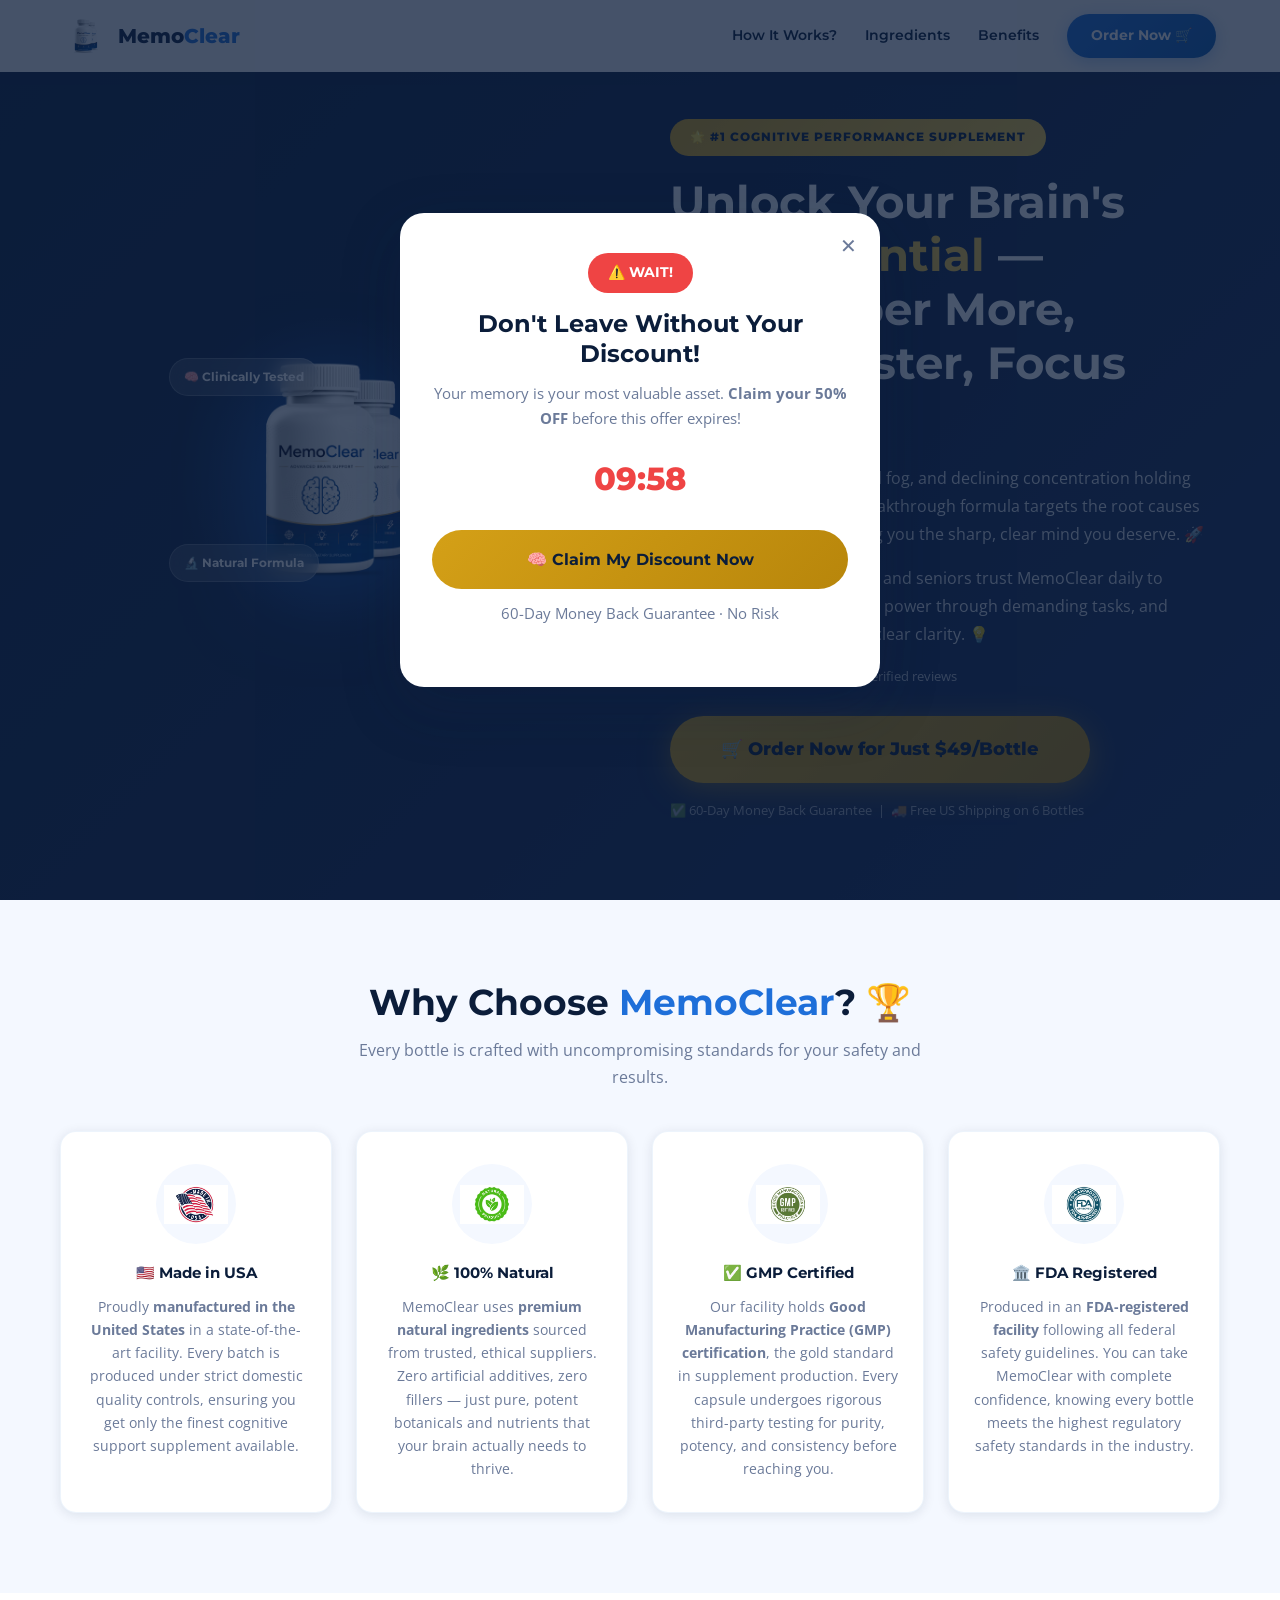
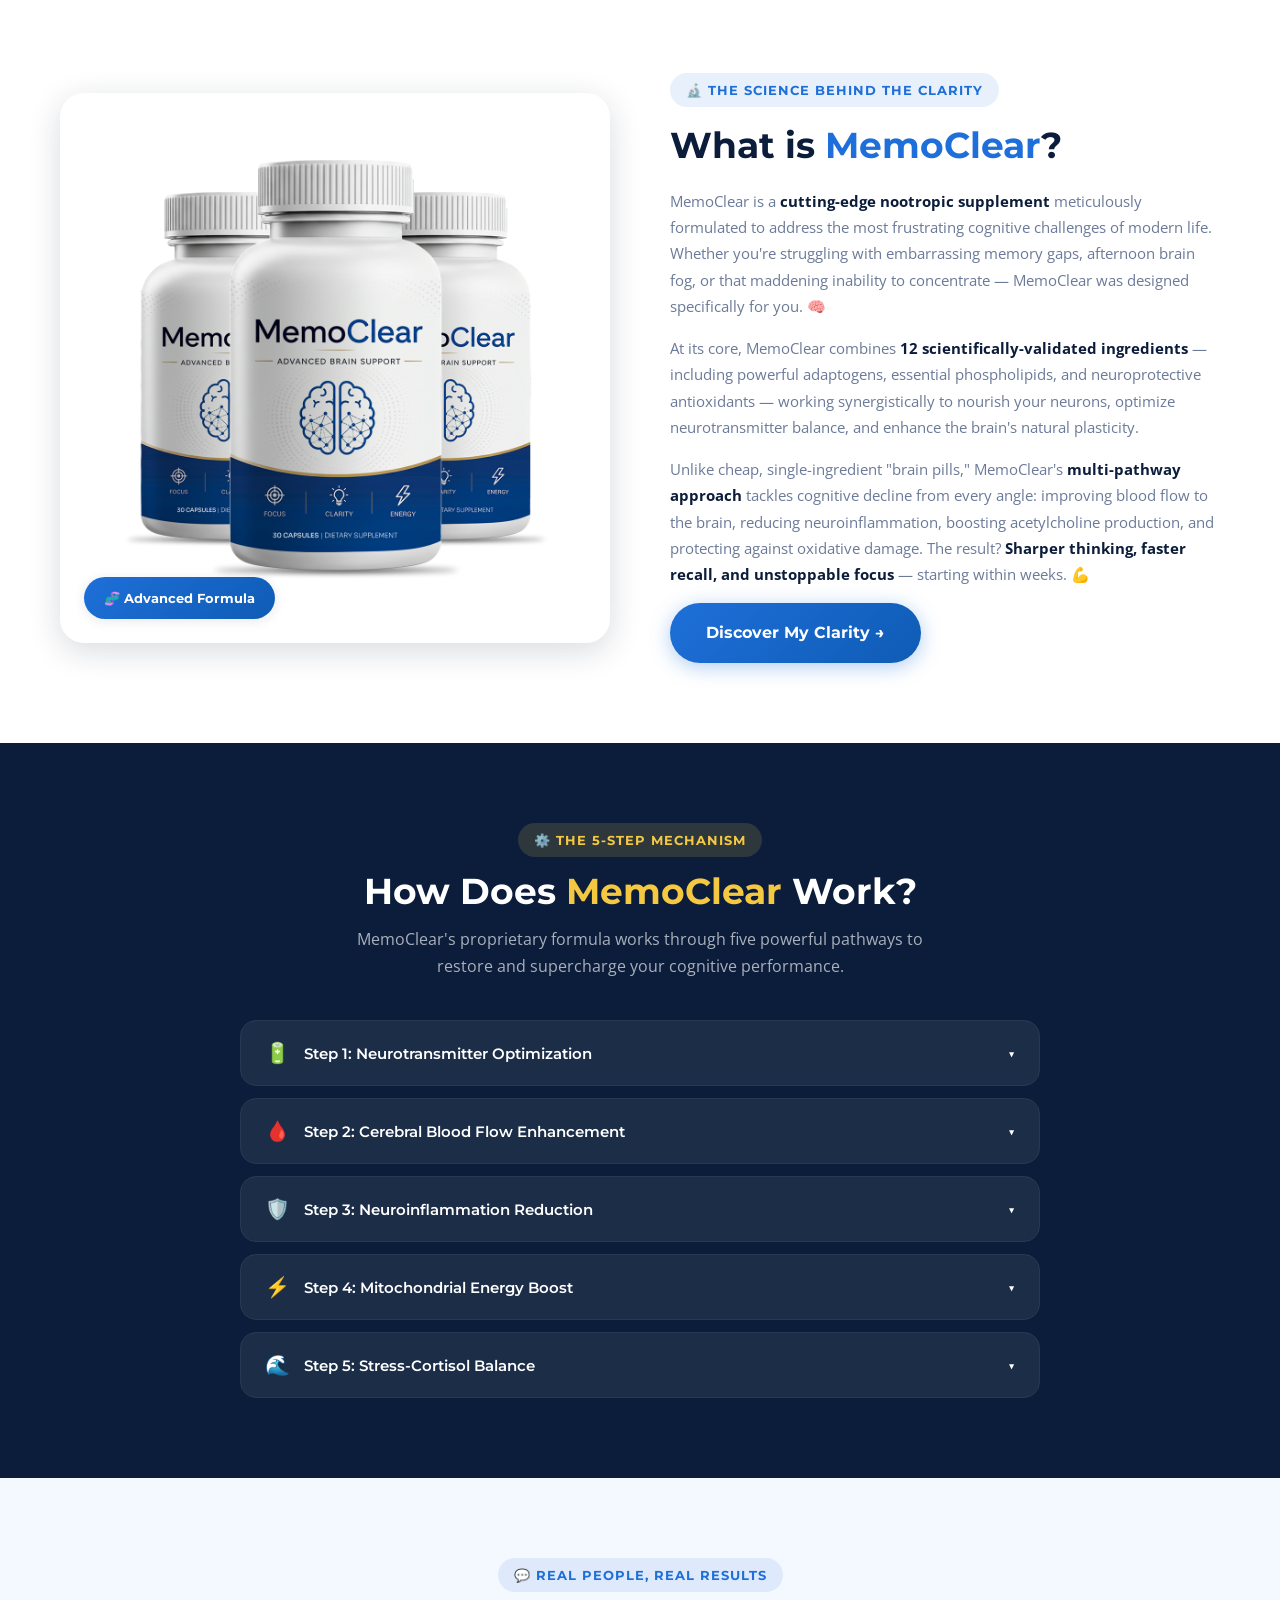
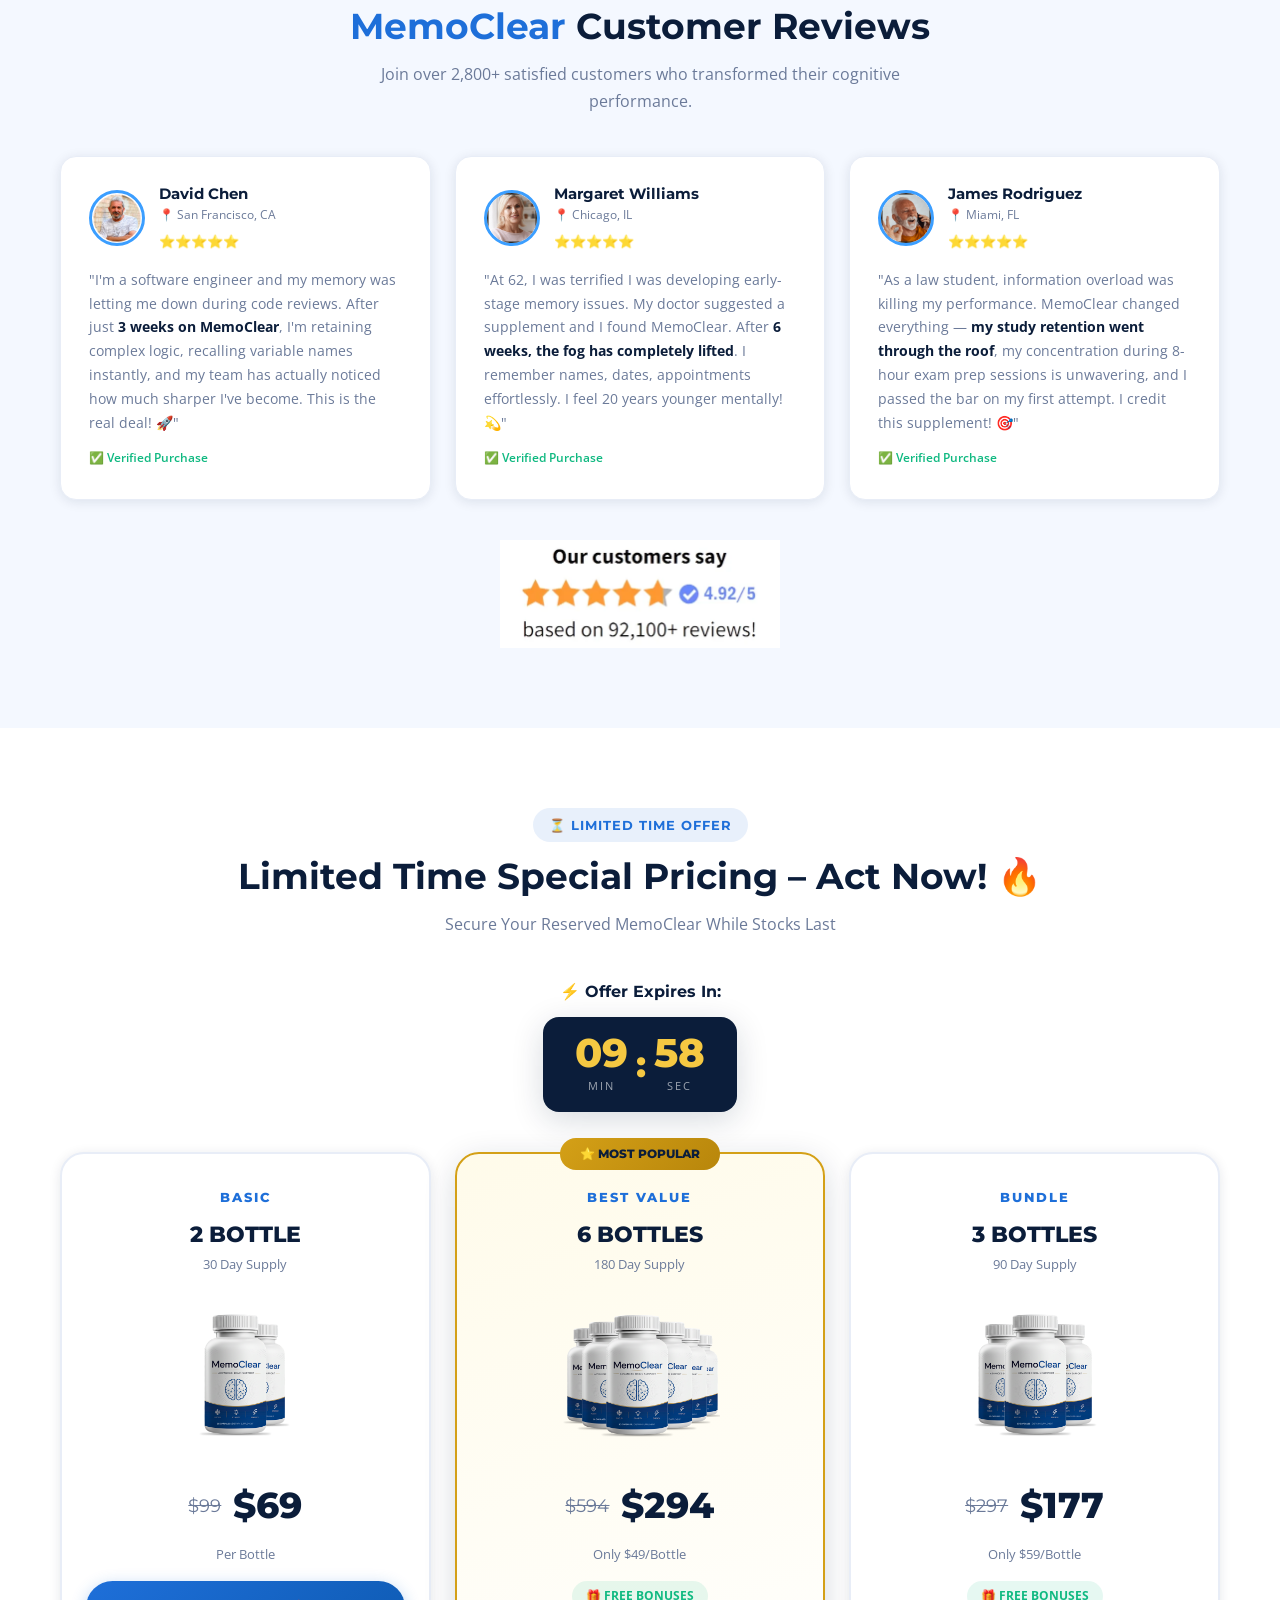
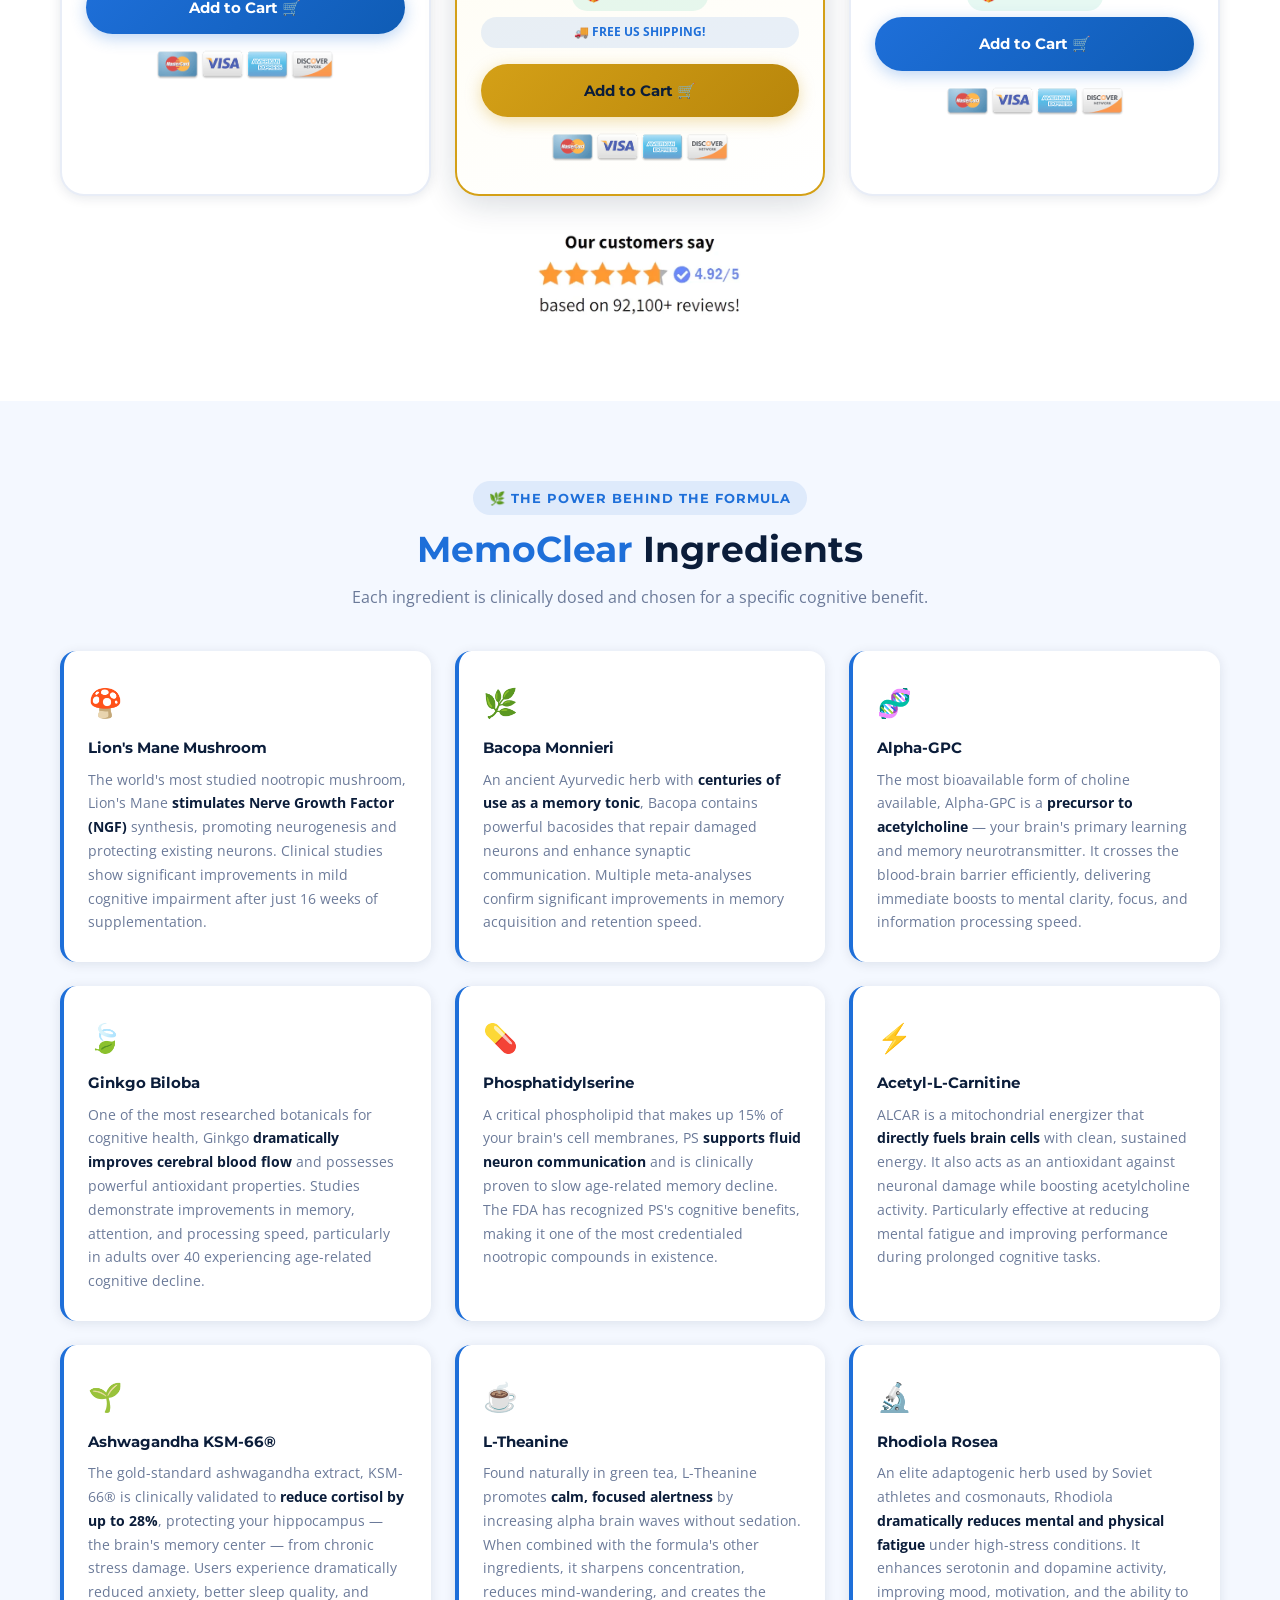
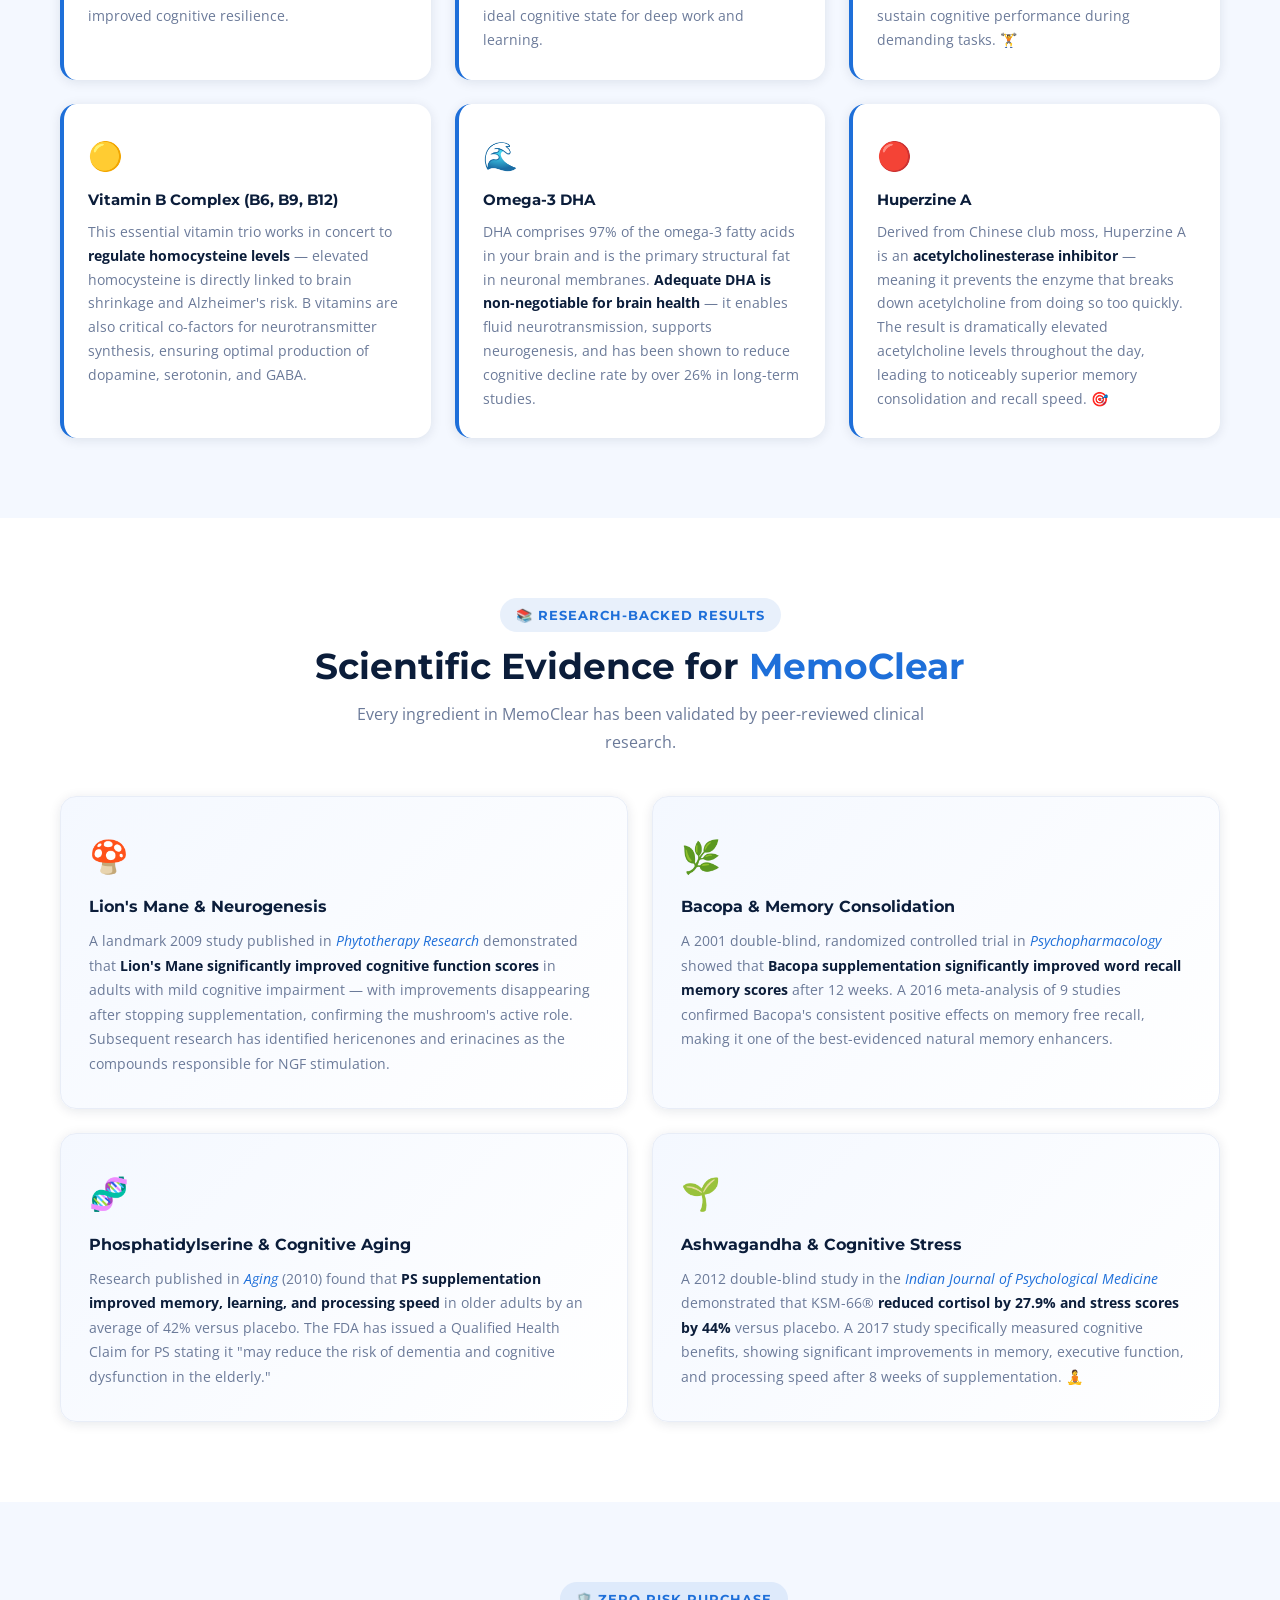
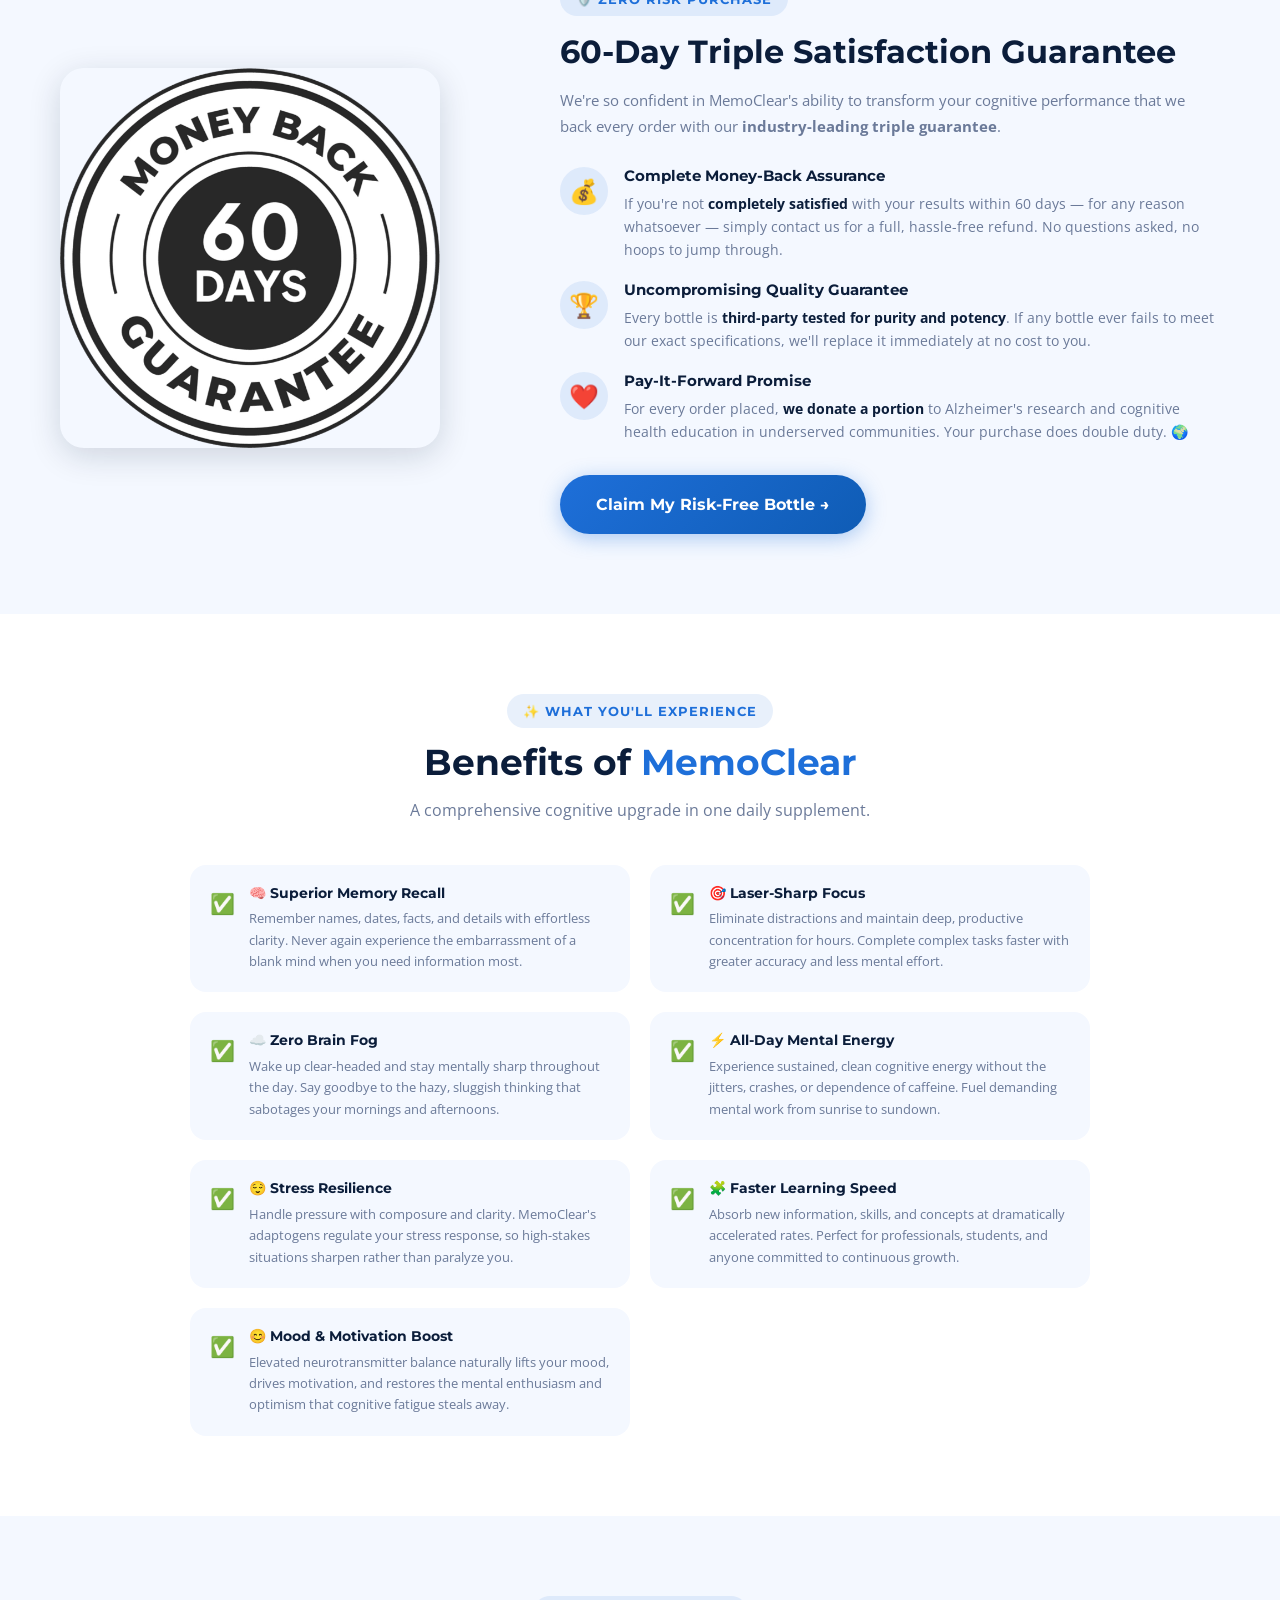
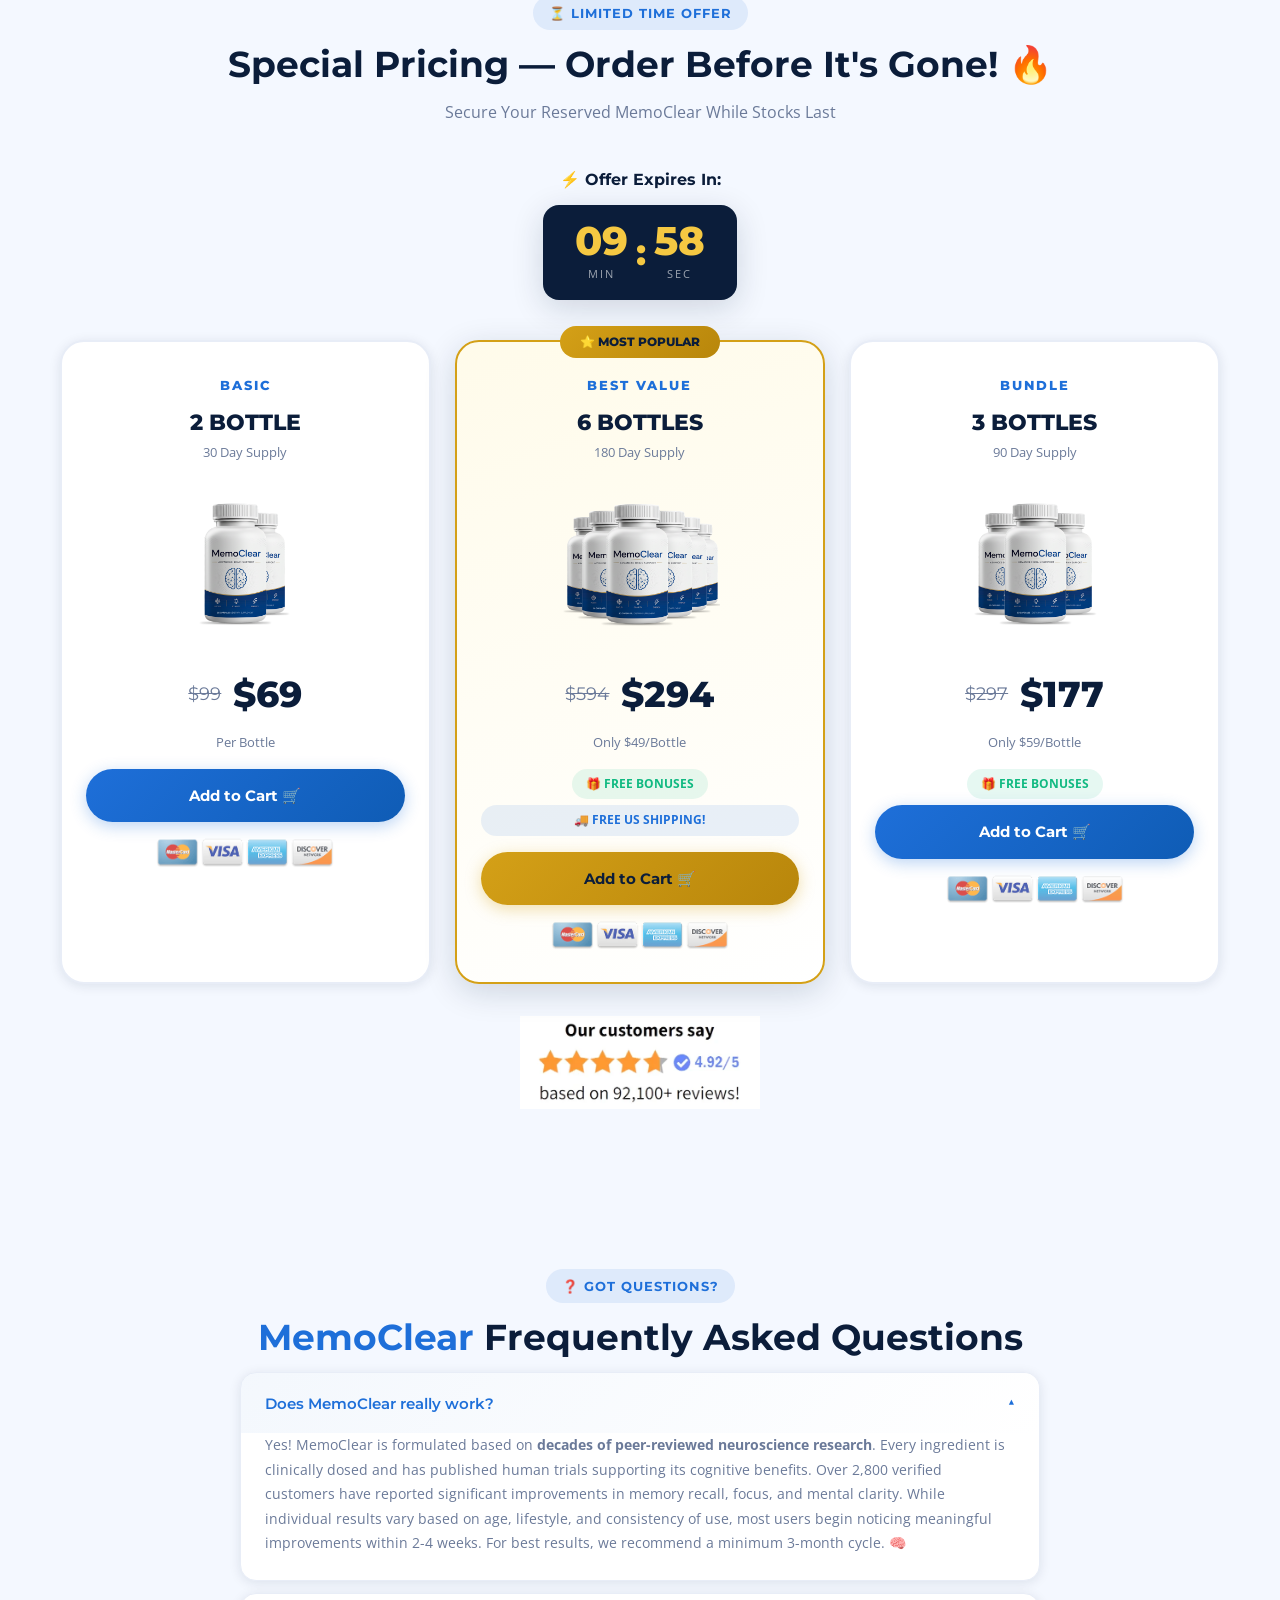
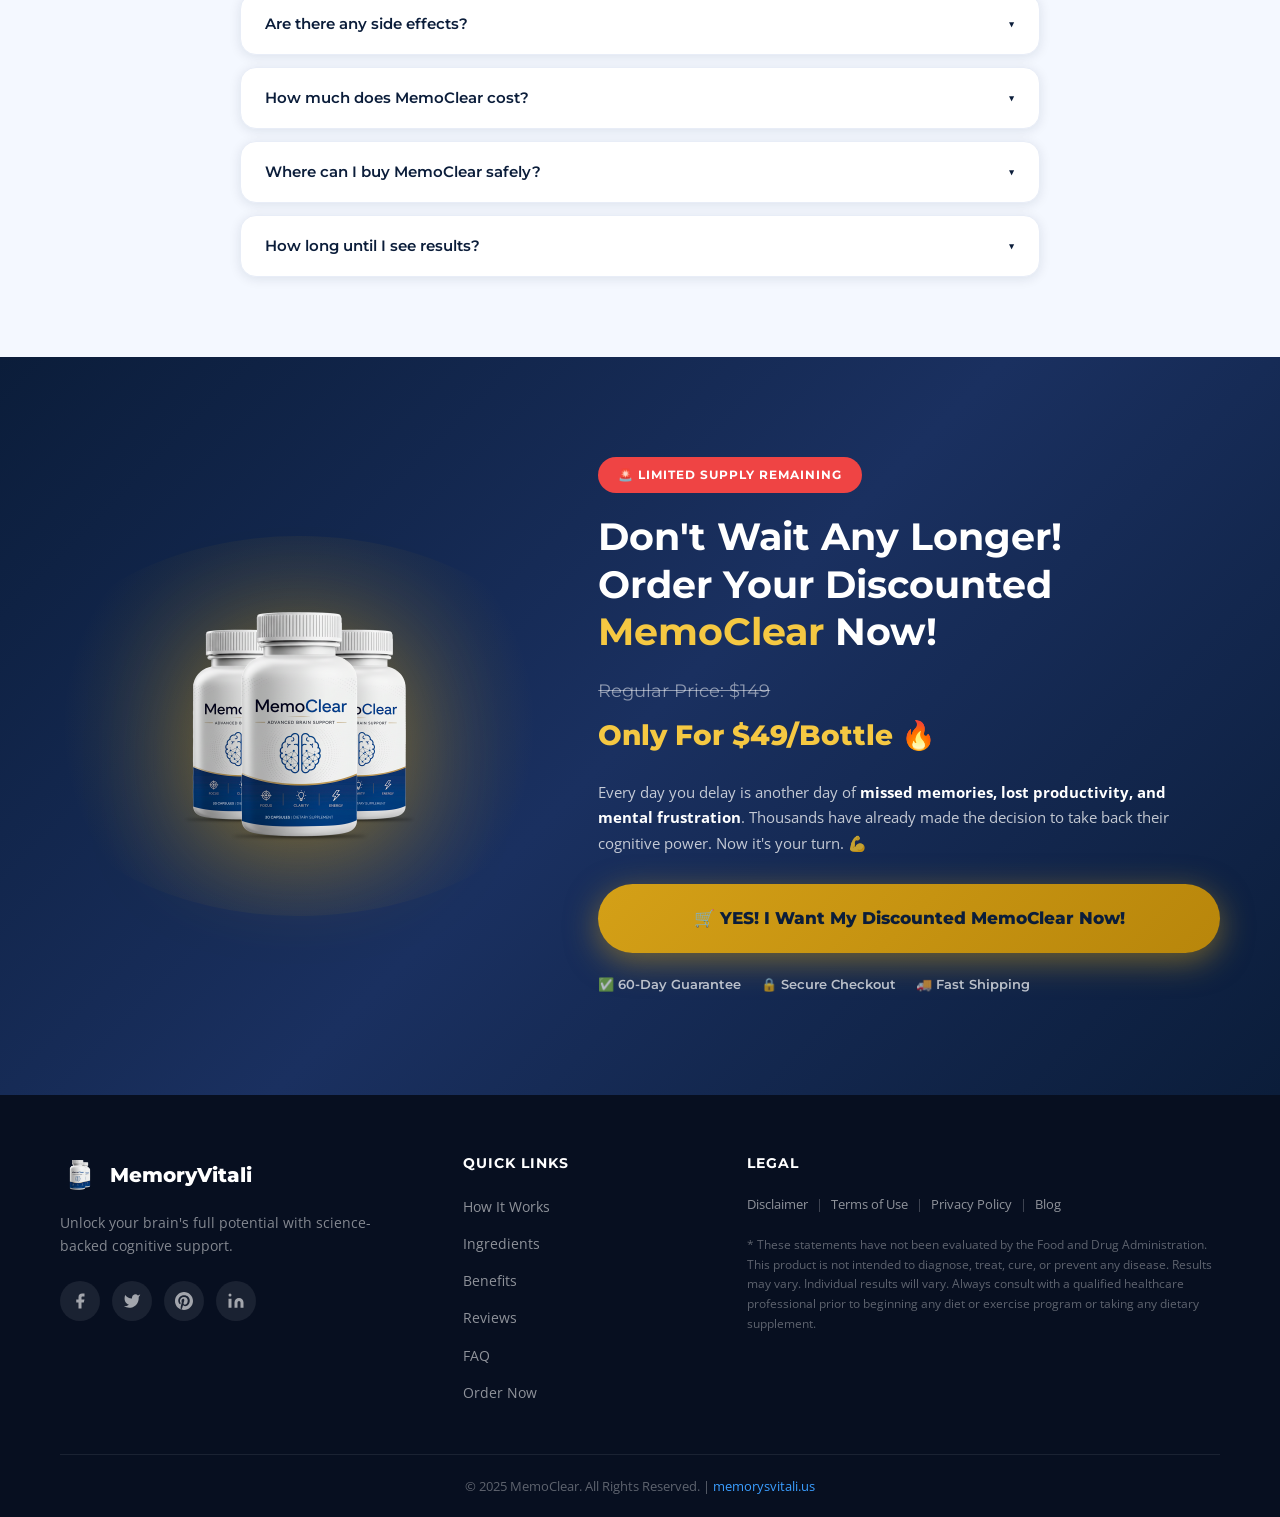
<file: index.html>
<!DOCTYPE html>
<html lang="en">
<head>
  <meta name="robots" content="index, follow">
   
    
  <meta charset="UTF-8">
  <meta name="viewport" content="width=device-width, initial-scale=1.0, maximum-scale=5.0">
  <title>MemoClear® - #1 Memory & Brain Supplement for Mental Clarity</title>
  <meta name="description" content="MemoClear is the premium cognitive supplement that sharpens focus, boosts memory recall, and eliminates mental fog. Try risk-free with 60-day money-back guarantee.">
  <meta name="keywords" content="MemoClear, MemoClear official website, MemoClear buy, MemoClear official site, MemoClear review, MemoClear supplement">
  <link rel="canonical" href="https://memocllear.com/">
  <link rel="icon" type="image/webp" href="images/3-frascos-53.png">
  <link rel="apple-touch-icon" href="images/MemoClear.webp">
  <link rel="manifest" href="manifest.json">

  <!-- Open Graph -->
  <meta property="og:title" content="MemoClear - #1 Memory & Brain Supplement">
  <meta property="og:description" content="Sharpen focus, boost memory recall, eliminate mental fog. Try MemoClear risk-free today!">
  <meta property="og:image" content="https://memocllear.comimages/MemoClear.webp">
  <meta property="og:url" content="https://memocllear.com">
  <meta property="og:type" content="product">

  <!-- Twitter Card -->
  <meta name="twitter:card" content="summary_large_image">
  <meta name="twitter:title" content="MemoClear - #1 Memory & Brain Supplement">
  <meta name="twitter:description" content="Sharpen focus, boost memory recall, eliminate mental fog.">
  <meta name="twitter:image" content="https://memocllear.comimages/MemoClear.webp">

  <!-- Schema.org Structured Data -->
  <script type="application/ld+json">
  {
    "@context": "https://schema.org",
    "@graph": [
      {
        "@type": "Product",
        "name": "MemoClear",
        "description": "Premium cognitive supplement for memory, focus and mental clarity",
        "brand": { "@type": "Brand", "name": "MemoClear" },
        "offers": {
          "@type": "Offer",
          "price": "49",
          "priceCurrency": "USD",
          "availability": "https://schema.org/InStock",
          "url": "https://memocllear.comhttps://mwebsignalhq.com/12945/482/2/?"
        },
        "aggregateRating": {
          "@type": "AggregateRating",
          "ratingValue": "4.9",
          "reviewCount": "2847"
        }
      },
      {
        "@type": "Organization",
        "name": "MemoClear",
        "url": "https://memocllear.com",
        "logo": "https://memocllear.comimages/MemoClear.webp"
      },
      {
        "@type": "FAQPage",
        "mainEntity": [
          {
            "@type": "Question",
            "name": "Does MemoClear really work?",
            "acceptedAnswer": {
              "@type": "Answer",
              "text": "Yes, MemoClear is backed by clinical research with natural ingredients proven to support cognitive function, memory recall and mental clarity."
            }
          }
        ]
      }
    ]
  }
  </script>

  <link rel="preconnect" href="https://fonts.googleapis.com">
  <link rel="preconnect" href="https://fonts.gstatic.com" crossorigin>
  <link href="https://fonts.googleapis.com/css2?family=Montserrat:wght@400;600;700;800;900&family=Open+Sans:wght@400;500;600&display=swap" rel="stylesheet">
  <link rel="stylesheet" href="styles.css">
</head>
<body>

<!-- ===== PURCHASE NOTIFICATION POPUP ===== -->
<div id="purchase-popup" class="purchase-popup" role="alert" aria-live="polite">
  <div class="popup-inner">
    <img src="images/review1.webp" alt="Customer" class="popup-avatar" loading="lazy">
    <div class="popup-text">
      <strong id="popup-name">Sarah M.</strong> from <span id="popup-city">Austin, TX</span>
      <p>Just ordered 6 Bottles! 🎉</p>
    </div>
    <button class="popup-close" onclick="closePurchasePopup()" aria-label="Close">✕</button>
  </div>
</div>

<!-- ===== EXIT INTENT / SCROLL POPUP ===== -->
<div id="exit-popup" class="exit-popup-overlay" role="dialog" aria-modal="true" aria-labelledby="exit-popup-title">
  <div class="exit-popup-box">
    <button class="exit-popup-close" onclick="closeExitPopup()" aria-label="Close popup">
      <a href="https://mwebsignalhq.com/12945/482/2/?">✕</a>
    </button>
    <div class="exit-popup-badge">⚠️ WAIT!</div>
    <h3 id="exit-popup-title">Don't Leave Without Your Discount!</h3>
    <p>Your memory is your most valuable asset. <strong>Claim your 50% OFF</strong> before this offer expires!</p>
    <div class="exit-timer-mini" id="exit-timer-mini">09:58</div>
    <a href="https://mwebsignalhq.com/12945/482/2/?" class="exit-popup-cta">🧠 Claim My Discount Now</a>
    <p class="exit-popup-small">60-Day Money Back Guarantee · No Risk</p>
  </div>
</div>

<!-- ===== SECTION 1: NAVIGATION ===== -->
<header class="navbar" id="navbar">
  <div class="nav-container">
    <a href="/" class="nav-logo" aria-label="MemoClear Home">
      <img src="images/2-frascos-70.png" alt="MemoClear Logo" class="logo-img" loading="eager">
      <span class="logo-text">Memo<span class="logo-accent">Clear</span></span>
    </a>
    <nav class="nav-links" id="nav-links" role="navigation" aria-label="Main navigation">
      <a href="#how-it-works" class="nav-link">How It Works?</a>
      <a href="#ingredients" class="nav-link">Ingredients</a>
      <a href="#benefits" class="nav-link">Benefits</a>
      <a href="https://mwebsignalhq.com/12945/482/2/?" class="nav-cta-btn">Order Now 🛒</a>
    </nav>
    <button class="hamburger" id="hamburger" aria-label="Toggle menu" aria-expanded="false">
      <span></span><span></span><span></span>
    </button>
  </div>
</header>

<!-- ===== SECTION 2: HERO ===== -->
<main>
<section class="hero-section" id="hero">
  <div class="hero-particles" id="hero-particles"></div>
  <div class="hero-container">
    <div class="hero-image-col">
      <div class="hero-bottle-wrap">
        <div class="hero-glow"></div>
        <img src="images/2-frascos-70.png" alt="MemoClear Brain Supplement Bottle" class="hero-bottle" id="hero-bottle" loading="eager">
        <div class="hero-badge hero-badge-1">🧠 Clinically Tested</div>
        <div class="hero-badge hero-badge-2">⭐ 4.9/5 Rating</div>
        <div class="hero-badge hero-badge-3">🔬 Natural Formula</div>
      </div>
    </div>
    <div class="hero-content-col">
      <div class="hero-tag">🌟 #1 Cognitive Performance Supplement</div>
      <h1 class="hero-h1">Unlock Your Brain's <span class="hero-highlight">Full Potential</span> — Remember More, Think Faster, Focus Longer</h1>
      <p class="hero-desc">Are <strong>memory lapses</strong>, mental fog, and declining concentration holding you back? MemoClear's breakthrough formula targets the root causes of cognitive decline — giving you the sharp, clear mind you deserve. 🚀</p>
      <p class="hero-desc">Thousands of professionals and seniors trust MemoClear daily to <strong>reclaim their mental edge</strong>, power through demanding tasks, and experience life with crystal-clear clarity. 💡</p>
      <div class="hero-stars">⭐⭐⭐⭐⭐ <span>4.9/5 from 2,847+ verified reviews</span></div>
      <a href="https://mwebsignalhq.com/12945/482/2/?" class="hero-cta-btn">🛒 Order Now for Just $49/Bottle</a>
      <p class="hero-sub">✅ 60-Day Money Back Guarantee &nbsp;|&nbsp; 🚚 Free US Shipping on 6 Bottles</p>
    </div>
  </div>
</section>

<!-- ===== SECTION 3: WHY CHOOSE US ===== -->
<section class="why-section" id="why">
  <div class="container">
    <h2 class="section-heading">Why Choose <span>MemoClear</span>? 🏆</h2>
    <p class="section-sub">Every bottle is crafted with uncompromising standards for your safety and results.</p>
    <div class="why-grid">
      <div class="why-card" data-aos>
        <div class="why-card-img-wrap">
          <img src="images/madeinusa.webp" alt="Made in USA - MemoClear manufactured in America" loading="lazy">
        </div>
        <h3>🇺🇸 Made in USA</h3>
        <p>Proudly <strong>manufactured in the United States</strong> in a state-of-the-art facility. Every batch is produced under strict domestic quality controls, ensuring you get only the finest cognitive support supplement available.</p>
      </div>
      <div class="why-card" data-aos>
        <div class="why-card-img-wrap">
          <img src="images/naturalproduct.webp" alt="100% Natural Premium Quality Ingredients" loading="lazy">
        </div>
        <h3>🌿 100% Natural</h3>
        <p>MemoClear uses <strong>premium natural ingredients</strong> sourced from trusted, ethical suppliers. Zero artificial additives, zero fillers — just pure, potent botanicals and nutrients that your brain actually needs to thrive.</p>
      </div>
      <div class="why-card" data-aos>
        <div class="why-card-img-wrap">
          <img src="images/gmp.webp" alt="GMP Certified Quality Tested" loading="lazy">
        </div>
        <h3>✅ GMP Certified</h3>
        <p>Our facility holds <strong>Good Manufacturing Practice (GMP) certification</strong>, the gold standard in supplement production. Every capsule undergoes rigorous third-party testing for purity, potency, and consistency before reaching you.</p>
      </div>
      <div class="why-card" data-aos>
        <div class="why-card-img-wrap">
          <img src="images/fda.webp" alt="FDA Approved Facility Safety Guaranteed" loading="lazy">
        </div>
        <h3>🏛️ FDA Registered</h3>
        <p>Produced in an <strong>FDA-registered facility</strong> following all federal safety guidelines. You can take MemoClear with complete confidence, knowing every bottle meets the highest regulatory safety standards in the industry.</p>
      </div>
    </div>
  </div>
</section>

<!-- ===== SECTION 4: WHAT IS MemoClear ===== -->
<section class="what-is-section" id="what-is">
  <div class="container">
    <div class="what-is-grid">
      <div class="what-is-img-col" data-aos>
        <div class="what-is-img-wrap">
          <img src="images/3-frascos-53.png" alt="MemoClear Brain Support Supplement" loading="lazy">
          <div class="what-is-img-badge">🧬 Advanced Formula</div>
        </div>
      </div>
      <div class="what-is-text-col" data-aos>
        <div class="section-label">🔬 The Science Behind the Clarity</div>
        <h2>What is <span>MemoClear</span>?</h2>
        <p>MemoClear is a <strong>cutting-edge nootropic supplement</strong> meticulously formulated to address the most frustrating cognitive challenges of modern life. Whether you're struggling with embarrassing memory gaps, afternoon brain fog, or that maddening inability to concentrate — MemoClear was designed specifically for you. 🧠</p>
        <p>At its core, MemoClear combines <strong>12 scientifically-validated ingredients</strong> — including powerful adaptogens, essential phospholipids, and neuroprotective antioxidants — working synergistically to nourish your neurons, optimize neurotransmitter balance, and enhance the brain's natural plasticity.</p>
        <p>Unlike cheap, single-ingredient "brain pills," MemoClear's <strong>multi-pathway approach</strong> tackles cognitive decline from every angle: improving blood flow to the brain, reducing neuroinflammation, boosting acetylcholine production, and protecting against oxidative damage. The result? <strong>Sharper thinking, faster recall, and unstoppable focus</strong> — starting within weeks. 💪</p>
        <a href="https://mwebsignalhq.com/12945/482/2/?" class="btn-primary">Discover My Clarity →</a>
      </div>
    </div>
  </div>
</section>

<!-- ===== SECTION 5: HOW IT WORKS ===== -->
<section class="how-works-section" id="how-it-works">
  <div class="container">
    <div class="section-label-center">⚙️ The 5-Step Mechanism</div>
    <h2 class="section-heading">How Does <span>MemoClear</span> Work?</h2>
    <p class="section-sub">MemoClear's proprietary formula works through five powerful pathways to restore and supercharge your cognitive performance.</p>
    <div class="accordion-list" id="how-accordion">
      <div class="accordion-item" data-aos>
        <button class="accordion-btn" aria-expanded="false">
          <span class="acc-icon">🔋</span>
          <span>Step 1: Neurotransmitter Optimization</span>
          <span class="acc-arrow">▼</span>
        </button>
        <div class="accordion-body">
          <p>MemoClear's first line of action is <strong>boosting acetylcholine</strong> — the brain's primary memory neurotransmitter. Ingredients like Alpha-GPC and Bacopa Monnieri dramatically increase acetylcholine synthesis, enabling faster signal transmission between neurons. This translates directly into <strong>quicker information retrieval, sharper learning, and improved working memory</strong>. Most users notice a significant improvement in recall speed within the first 2-3 weeks.</p>
        </div>
      </div>
      <div class="accordion-item" data-aos>
        <button class="accordion-btn" aria-expanded="false">
          <span class="acc-icon">🩸</span>
          <span>Step 2: Cerebral Blood Flow Enhancement</span>
          <span class="acc-arrow">▼</span>
        </button>
        <div class="accordion-body">
          <p>Your brain consumes 20% of your body's energy but receives only the blood flow you give it. MemoClear contains <strong>Ginkgo Biloba and Vinpocetine</strong> — two proven vasodilators that increase cerebral circulation by up to 25%. More blood means more oxygen and glucose delivered to your neurons, resulting in <strong>dramatically reduced brain fog, enhanced mental stamina, and the ability to sustain peak cognitive performance</strong> for hours longer than before.</p>
        </div>
      </div>
      <div class="accordion-item" data-aos>
        <button class="accordion-btn" aria-expanded="false">
          <span class="acc-icon">🛡️</span>
          <span>Step 3: Neuroinflammation Reduction</span>
          <span class="acc-arrow">▼</span>
        </button>
        <div class="accordion-body">
          <p>Chronic low-grade brain inflammation is one of the leading — yet least discussed — causes of cognitive decline. MemoClear's <strong>Lion's Mane Mushroom and Curcumin complex</strong> powerfully suppresses neuroinflammatory pathways, protecting your neurons from damage while simultaneously stimulating Nerve Growth Factor (NGF) production. This means your brain doesn't just feel clearer today — it's <strong>actively rebuilding and strengthening its neural networks</strong> for the long term.</p>
        </div>
      </div>
      <div class="accordion-item" data-aos>
        <button class="accordion-btn" aria-expanded="false">
          <span class="acc-icon">⚡</span>
          <span>Step 4: Mitochondrial Energy Boost</span>
          <span class="acc-arrow">▼</span>
        </button>
        <div class="accordion-body">
          <p>Mental fatigue isn't weakness — it's your brain cells running low on energy. MemoClear includes <strong>Acetyl-L-Carnitine and CoQ10</strong>, which directly fuel your neurons' mitochondria (the cellular powerhouses). The result is a <strong>sustained, jitter-free cognitive energy boost</strong> — without the crash of caffeine or stimulants. Users report hours of clear-headed productivity and the ability to tackle complex mental tasks that previously felt overwhelming. 🔥</p>
        </div>
      </div>
      <div class="accordion-item" data-aos>
        <button class="accordion-btn" aria-expanded="false">
          <span class="acc-icon">🌊</span>
          <span>Step 5: Stress-Cortisol Balance</span>
          <span class="acc-arrow">▼</span>
        </button>
        <div class="accordion-body">
          <p>Chronic stress is a silent brain destroyer — elevated cortisol literally shrinks the hippocampus (your memory center). MemoClear's <strong>Ashwagandha KSM-66® and L-Theanine</strong> work together to normalize your cortisol response, promote calm alertness, and protect your memory centers from stress-induced damage. The outcome is a <strong>composed, focused mind</strong> that performs brilliantly under pressure — whether it's a major presentation, a critical exam, or any high-stakes cognitive challenge. 🧘</p>
        </div>
      </div>
    </div>
  </div>
</section>

<!-- ===== SECTION 6: CUSTOMER REVIEWS ===== -->
<section class="reviews-section" id="reviews">
  <div class="container">
    <div class="section-label-center">💬 Real People, Real Results</div>
    <h2 class="section-heading"><span>MemoClear</span> Customer Reviews</h2>
    <p class="section-sub">Join over 2,800+ satisfied customers who transformed their cognitive performance.</p>
    <div class="reviews-grid">
      <article class="review-card" data-aos>
        <div class="review-top">
          <img src="images/review1.webp" alt="David Chen - MemoClear customer review" class="review-avatar" loading="lazy">
          <div>
            <h4>David Chen</h4>
            <p class="review-location">📍 San Francisco, CA</p>
            <div class="review-stars">⭐⭐⭐⭐⭐</div>
          </div>
        </div>
        <p>"I'm a software engineer and my memory was letting me down during code reviews. After just <strong>3 weeks on MemoClear</strong>, I'm retaining complex logic, recalling variable names instantly, and my team has actually noticed how much sharper I've become. This is the real deal! 🚀"</p>
        <div class="review-verified">✅ Verified Purchase</div>
      </article>
      <article class="review-card" data-aos>
        <div class="review-top">
          <img src="images/review2.webp" alt="Margaret Williams - MemoClear customer review" class="review-avatar" loading="lazy">
          <div>
            <h4>Margaret Williams</h4>
            <p class="review-location">📍 Chicago, IL</p>
            <div class="review-stars">⭐⭐⭐⭐⭐</div>
          </div>
        </div>
        <p>"At 62, I was terrified I was developing early-stage memory issues. My doctor suggested a supplement and I found MemoClear. After <strong>6 weeks, the fog has completely lifted</strong>. I remember names, dates, appointments effortlessly. I feel 20 years younger mentally! 💫"</p>
        <div class="review-verified">✅ Verified Purchase</div>
      </article>
      <article class="review-card" data-aos>
        <div class="review-top">
          <img src="images/review3.webp" alt="James Rodriguez - MemoClear customer review" class="review-avatar" loading="lazy">
          <div>
            <h4>James Rodriguez</h4>
            <p class="review-location">📍 Miami, FL</p>
            <div class="review-stars">⭐⭐⭐⭐⭐</div>
          </div>
        </div>
        <p>"As a law student, information overload was killing my performance. MemoClear changed everything — <strong>my study retention went through the roof</strong>, my concentration during 8-hour exam prep sessions is unwavering, and I passed the bar on my first attempt. I credit this supplement! 🎯"</p>
        <div class="review-verified">✅ Verified Purchase</div>
      </article>
    </div>
    <div class="reviews-rating-img">
      <img src="images/5star.webp" alt="MemoClear 5-star rating from 2847 customers" loading="lazy">
    </div>
  </div>
</section>

<!-- ===== SECTION 7: PRICING ===== -->
<section class="pricing-section" id="pricing">
  <div class="container">
    <div class="section-label-center">⏳ Limited Time Offer</div>
    <h2 class="section-heading">Limited Time Special Pricing – Act Now! 🔥</h2>
    <p class="section-sub">Secure Your Reserved MemoClear While Stocks Last</p>
    <div class="countdown-wrap">
      <p class="countdown-label">⚡ Offer Expires In:</p>
      <div class="countdown-timer" id="countdown-timer-1">
        <div class="time-block"><span id="ct1-m">10</span><small>MIN</small></div>
        <div class="time-sep">:</div>
        <div class="time-block"><span id="ct1-s">00</span><small>SEC</small></div>
      </div>
    </div>
    <div class="pricing-grid">
      <!-- Card 1 -->
      <div class="pricing-card" data-aos>
        <div class="pricing-label">BASIC</div>
        <div class="pricing-bottles">2 BOTTLE</div>
        <div class="pricing-supply">30 Day Supply</div>
        <div class="pricing-img-wrap">
          <img src="images/2-frascos-70.png" alt="MemoClear 2 BOTTLE 30 Day Supply" loading="lazy">
        </div>
        <div class="pricing-price-row">
          <span class="price-old">$99</span>
          <span class="price-new">$69</span>
        </div>
        <div class="price-per">Per Bottle</div>
        <a href="https://mwebsignalhq.com/12945/482/2/?" class="pricing-cta-btn">Add to Cart 🛒</a>
        <img src="images/cards.png" alt="Payment methods accepted" class="payment-logos" loading="lazy">
      </div>
      <!-- Card 2 - MOST POPULAR -->
      <div class="pricing-card pricing-card-popular" data-aos>
        <div class="pricing-badge-popular">⭐ MOST POPULAR</div>
        <div class="pricing-label">BEST VALUE</div>
        <div class="pricing-bottles">6 BOTTLES</div>
        <div class="pricing-supply">180 Day Supply</div>
        <div class="pricing-img-wrap">
          <img src="images/6-frascos-55.png" alt="MemoClear 6 Bottles 180 Day Supply" loading="lazy">
        </div>
        <div class="pricing-price-row">
          <span class="price-old">$594</span>
          <span class="price-new">$294</span>
        </div>
        <div class="price-per">Only $49/Bottle</div>
        <div class="pricing-bonus-badge">🎁 FREE BONUSES</div>
        <div class="pricing-ship-badge">🚚 FREE US SHIPPING!</div>
        <a href="https://mwebsignalhq.com/12945/482/2/?" class="pricing-cta-btn pricing-cta-popular">Add to Cart 🛒</a>
        <img src="images/cards.png" alt="Payment methods accepted" class="payment-logos" loading="lazy">
      </div>
      <!-- Card 3 -->
      <div class="pricing-card" data-aos>
        <div class="pricing-label">BUNDLE</div>
        <div class="pricing-bottles">3 BOTTLES</div>
        <div class="pricing-supply">90 Day Supply</div>
        <div class="pricing-img-wrap">
          <img src="images/3-frascos-53.png" alt="MemoClear 3 Bottles 90 Day Supply" loading="lazy">
        </div>
        <div class="pricing-price-row">
          <span class="price-old">$297</span>
          <span class="price-new">$177</span>
        </div>
        <div class="price-per">Only $59/Bottle</div>
        <div class="pricing-bonus-badge">🎁 FREE BONUSES</div>
        <a href="https://mwebsignalhq.com/12945/482/2/?" class="pricing-cta-btn">Add to Cart 🛒</a>
        <img src="images/cards.png" alt="Payment methods accepted" class="payment-logos" loading="lazy">
      </div>
    </div>
    <div class="pricing-stars">
      <img src="images/5star.webp" alt="5 star rating MemoClear" loading="lazy">
    </div>
    
  </div>
</section>



<!-- ===== SECTION 9: INGREDIENTS ===== -->
<section class="ingredients-section" id="ingredients">
  <div class="container">
    <div class="section-label-center">🌿 The Power Behind the Formula</div>
    <h2 class="section-heading"><span>MemoClear</span> Ingredients</h2>
    <p class="section-sub">Each ingredient is clinically dosed and chosen for a specific cognitive benefit.</p>
    <div class="ingredients-grid">
      <div class="ingredient-card" data-aos>
        <div class="ing-icon">🍄</div>
        <h3>Lion's Mane Mushroom</h3>
        <p>The world's most studied nootropic mushroom, Lion's Mane <strong>stimulates Nerve Growth Factor (NGF)</strong> synthesis, promoting neurogenesis and protecting existing neurons. Clinical studies show significant improvements in mild cognitive impairment after just 16 weeks of supplementation.</p>
      </div>
      <div class="ingredient-card" data-aos>
        <div class="ing-icon">🌿</div>
        <h3>Bacopa Monnieri</h3>
        <p>An ancient Ayurvedic herb with <strong>centuries of use as a memory tonic</strong>, Bacopa contains powerful bacosides that repair damaged neurons and enhance synaptic communication. Multiple meta-analyses confirm significant improvements in memory acquisition and retention speed.</p>
      </div>
      <div class="ingredient-card" data-aos>
        <div class="ing-icon">🧬</div>
        <h3>Alpha-GPC</h3>
        <p>The most bioavailable form of choline available, Alpha-GPC is a <strong>precursor to acetylcholine</strong> — your brain's primary learning and memory neurotransmitter. It crosses the blood-brain barrier efficiently, delivering immediate boosts to mental clarity, focus, and information processing speed.</p>
      </div>
      <div class="ingredient-card" data-aos>
        <div class="ing-icon">🍃</div>
        <h3>Ginkgo Biloba</h3>
        <p>One of the most researched botanicals for cognitive health, Ginkgo <strong>dramatically improves cerebral blood flow</strong> and possesses powerful antioxidant properties. Studies demonstrate improvements in memory, attention, and processing speed, particularly in adults over 40 experiencing age-related cognitive decline.</p>
      </div>
      <div class="ingredient-card" data-aos>
        <div class="ing-icon">💊</div>
        <h3>Phosphatidylserine</h3>
        <p>A critical phospholipid that makes up 15% of your brain's cell membranes, PS <strong>supports fluid neuron communication</strong> and is clinically proven to slow age-related memory decline. The FDA has recognized PS's cognitive benefits, making it one of the most credentialed nootropic compounds in existence.</p>
      </div>
      <div class="ingredient-card" data-aos>
        <div class="ing-icon">⚡</div>
        <h3>Acetyl-L-Carnitine</h3>
        <p>ALCAR is a mitochondrial energizer that <strong>directly fuels brain cells</strong> with clean, sustained energy. It also acts as an antioxidant against neuronal damage while boosting acetylcholine activity. Particularly effective at reducing mental fatigue and improving performance during prolonged cognitive tasks.</p>
      </div>
      <div class="ingredient-card" data-aos>
        <div class="ing-icon">🌱</div>
        <h3>Ashwagandha KSM-66®</h3>
        <p>The gold-standard ashwagandha extract, KSM-66® is clinically validated to <strong>reduce cortisol by up to 28%</strong>, protecting your hippocampus — the brain's memory center — from chronic stress damage. Users experience dramatically reduced anxiety, better sleep quality, and improved cognitive resilience.</p>
      </div>
      <div class="ingredient-card" data-aos>
        <div class="ing-icon">☕</div>
        <h3>L-Theanine</h3>
        <p>Found naturally in green tea, L-Theanine promotes <strong>calm, focused alertness</strong> by increasing alpha brain waves without sedation. When combined with the formula's other ingredients, it sharpens concentration, reduces mind-wandering, and creates the ideal cognitive state for deep work and learning.</p>
      </div>
      <div class="ingredient-card" data-aos>
        <div class="ing-icon">🔬</div>
        <h3>Rhodiola Rosea</h3>
        <p>An elite adaptogenic herb used by Soviet athletes and cosmonauts, Rhodiola <strong>dramatically reduces mental and physical fatigue</strong> under high-stress conditions. It enhances serotonin and dopamine activity, improving mood, motivation, and the ability to sustain cognitive performance during demanding tasks. 🏋️</p>
      </div>
      <div class="ingredient-card" data-aos>
        <div class="ing-icon">🟡</div>
        <h3>Vitamin B Complex (B6, B9, B12)</h3>
        <p>This essential vitamin trio works in concert to <strong>regulate homocysteine levels</strong> — elevated homocysteine is directly linked to brain shrinkage and Alzheimer's risk. B vitamins are also critical co-factors for neurotransmitter synthesis, ensuring optimal production of dopamine, serotonin, and GABA.</p>
      </div>
      <div class="ingredient-card" data-aos>
        <div class="ing-icon">🌊</div>
        <h3>Omega-3 DHA</h3>
        <p>DHA comprises 97% of the omega-3 fatty acids in your brain and is the primary structural fat in neuronal membranes. <strong>Adequate DHA is non-negotiable for brain health</strong> — it enables fluid neurotransmission, supports neurogenesis, and has been shown to reduce cognitive decline rate by over 26% in long-term studies.</p>
      </div>
      <div class="ingredient-card" data-aos>
        <div class="ing-icon">🔴</div>
        <h3>Huperzine A</h3>
        <p>Derived from Chinese club moss, Huperzine A is an <strong>acetylcholinesterase inhibitor</strong> — meaning it prevents the enzyme that breaks down acetylcholine from doing so too quickly. The result is dramatically elevated acetylcholine levels throughout the day, leading to noticeably superior memory consolidation and recall speed. 🎯</p>
      </div>
    </div>
  </div>
</section>

<!-- ===== SECTION 10: SCIENTIFIC EVIDENCE ===== -->
<section class="science-section" id="science">
  <div class="container">
    <div class="section-label-center">📚 Research-Backed Results</div>
    <h2 class="section-heading">Scientific Evidence for <span>MemoClear</span></h2>
    <p class="section-sub">Every ingredient in MemoClear has been validated by peer-reviewed clinical research.</p>
    <div class="science-grid">
      <div class="science-card" data-aos>
        <div class="science-icon">🍄</div>
        <h3>Lion's Mane & Neurogenesis</h3>
        <p>A landmark 2009 study published in <em>Phytotherapy Research</em> demonstrated that <strong>Lion's Mane significantly improved cognitive function scores</strong> in adults with mild cognitive impairment — with improvements disappearing after stopping supplementation, confirming the mushroom's active role. Subsequent research has identified hericenones and erinacines as the compounds responsible for NGF stimulation.</p>
      </div>
      <div class="science-card" data-aos>
        <div class="science-icon">🌿</div>
        <h3>Bacopa & Memory Consolidation</h3>
        <p>A 2001 double-blind, randomized controlled trial in <em>Psychopharmacology</em> showed that <strong>Bacopa supplementation significantly improved word recall memory scores</strong> after 12 weeks. A 2016 meta-analysis of 9 studies confirmed Bacopa's consistent positive effects on memory free recall, making it one of the best-evidenced natural memory enhancers.</p>
      </div>
      <div class="science-card" data-aos>
        <div class="science-icon">🧬</div>
        <h3>Phosphatidylserine & Cognitive Aging</h3>
        <p>Research published in <em>Aging</em> (2010) found that <strong>PS supplementation improved memory, learning, and processing speed</strong> in older adults by an average of 42% versus placebo. The FDA has issued a Qualified Health Claim for PS stating it "may reduce the risk of dementia and cognitive dysfunction in the elderly."</p>
      </div>
      <div class="science-card" data-aos>
        <div class="science-icon">🌱</div>
        <h3>Ashwagandha & Cognitive Stress</h3>
        <p>A 2012 double-blind study in the <em>Indian Journal of Psychological Medicine</em> demonstrated that KSM-66® <strong>reduced cortisol by 27.9% and stress scores by 44%</strong> versus placebo. A 2017 study specifically measured cognitive benefits, showing significant improvements in memory, executive function, and processing speed after 8 weeks of supplementation. 🧘</p>
      </div>
    </div>
  </div>
</section>

<!-- ===== SECTION 11: MONEY BACK GUARANTEE ===== -->
<section class="guarantee-section" id="guarantee">
  <div class="container">
    <div class="guarantee-grid">
      <div class="guarantee-img-col" data-aos>
        <div class="guarantee-img-wrap">
          <img src="images/moneybackguarantee.webp" alt="MemoClear 60-Day Money Back Guarantee" loading="lazy">
        </div>
      </div>
      <div class="guarantee-text-col" data-aos>
        <div class="section-label">🛡️ Zero Risk Purchase</div>
        <h2>60-Day Triple Satisfaction Guarantee</h2>
        <p>We're so confident in MemoClear's ability to transform your cognitive performance that we back every order with our <strong>industry-leading triple guarantee</strong>.</p>
        <div class="guarantee-points">
          <div class="guarantee-point">
            <div class="gp-icon">💰</div>
            <div>
              <h4>Complete Money-Back Assurance</h4>
              <p>If you're not <strong>completely satisfied</strong> with your results within 60 days — for any reason whatsoever — simply contact us for a full, hassle-free refund. No questions asked, no hoops to jump through.</p>
            </div>
          </div>
          <div class="guarantee-point">
            <div class="gp-icon">🏆</div>
            <div>
              <h4>Uncompromising Quality Guarantee</h4>
              <p>Every bottle is <strong>third-party tested for purity and potency</strong>. If any bottle ever fails to meet our exact specifications, we'll replace it immediately at no cost to you.</p>
            </div>
          </div>
          <div class="guarantee-point">
            <div class="gp-icon">❤️</div>
            <div>
              <h4>Pay-It-Forward Promise</h4>
              <p>For every order placed, <strong>we donate a portion</strong> to Alzheimer's research and cognitive health education in underserved communities. Your purchase does double duty. 🌍</p>
            </div>
          </div>
        </div>
        <a href="https://mwebsignalhq.com/12945/482/2/?" class="btn-primary">Claim My Risk-Free Bottle →</a>
      </div>
    </div>
  </div>
</section>

<!-- ===== SECTION 12: BENEFITS ===== -->
<section class="benefits-section" id="benefits">
  <div class="container">
    <div class="section-label-center">✨ What You'll Experience</div>
    <h2 class="section-heading">Benefits of <span>MemoClear</span></h2>
    <p class="section-sub">A comprehensive cognitive upgrade in one daily supplement.</p>
    <div class="benefits-grid">
      <div class="benefit-item" data-aos>
        <div class="benefit-check">✅</div>
        <div>
          <h4>🧠 Superior Memory Recall</h4>
          <p>Remember names, dates, facts, and details with effortless clarity. Never again experience the embarrassment of a blank mind when you need information most.</p>
        </div>
      </div>
      <div class="benefit-item" data-aos>
        <div class="benefit-check">✅</div>
        <div>
          <h4>🎯 Laser-Sharp Focus</h4>
          <p>Eliminate distractions and maintain deep, productive concentration for hours. Complete complex tasks faster with greater accuracy and less mental effort.</p>
        </div>
      </div>
      <div class="benefit-item" data-aos>
        <div class="benefit-check">✅</div>
        <div>
          <h4>☁️ Zero Brain Fog</h4>
          <p>Wake up clear-headed and stay mentally sharp throughout the day. Say goodbye to the hazy, sluggish thinking that sabotages your mornings and afternoons.</p>
        </div>
      </div>
      <div class="benefit-item" data-aos>
        <div class="benefit-check">✅</div>
        <div>
          <h4>⚡ All-Day Mental Energy</h4>
          <p>Experience sustained, clean cognitive energy without the jitters, crashes, or dependence of caffeine. Fuel demanding mental work from sunrise to sundown.</p>
        </div>
      </div>
      <div class="benefit-item" data-aos>
        <div class="benefit-check">✅</div>
        <div>
          <h4>😌 Stress Resilience</h4>
          <p>Handle pressure with composure and clarity. MemoClear's adaptogens regulate your stress response, so high-stakes situations sharpen rather than paralyze you.</p>
        </div>
      </div>
      <div class="benefit-item" data-aos>
        <div class="benefit-check">✅</div>
        <div>
          <h4>🧩 Faster Learning Speed</h4>
          <p>Absorb new information, skills, and concepts at dramatically accelerated rates. Perfect for professionals, students, and anyone committed to continuous growth.</p>
        </div>
      </div>
      <div class="benefit-item" data-aos>
        <div class="benefit-check">✅</div>
        <div>
          <h4>😊 Mood & Motivation Boost</h4>
          <p>Elevated neurotransmitter balance naturally lifts your mood, drives motivation, and restores the mental enthusiasm and optimism that cognitive fatigue steals away.</p>
        </div>
      </div>
    </div>
  </div>
</section>

<!-- ===== SECTION 13: SECOND PRICING ===== -->
<section class="pricing-section pricing-section-2" id="pricing-2">
  <div class="container">
    <div class="section-label-center">⏳ Limited Time Offer</div>
    <h2 class="section-heading">Special Pricing — Order Before It's Gone! 🔥</h2>
    <p class="section-sub">Secure Your Reserved MemoClear While Stocks Last</p>
    <div class="countdown-wrap">
      <p class="countdown-label">⚡ Offer Expires In:</p>
      <div class="countdown-timer" id="countdown-timer-2">
        <div class="time-block"><span id="ct2-m">10</span><small>MIN</small></div>
        <div class="time-sep">:</div>
        <div class="time-block"><span id="ct2-s">00</span><small>SEC</small></div>
      </div>
    </div>
    <div class="pricing-grid">
      <div class="pricing-card" data-aos>
        <div class="pricing-label">BASIC</div>
        <div class="pricing-bottles">2 BOTTLE</div>
        <div class="pricing-supply">30 Day Supply</div>
        <div class="pricing-img-wrap">
          <img src="images/2-frascos-70.png" alt="MemoClear 2 BOTTLE" loading="lazy">
        </div>
        <div class="pricing-price-row">
          <span class="price-old">$99</span>
          <span class="price-new">$69</span>
        </div>
        <div class="price-per">Per Bottle</div>
        <a href="https://mwebsignalhq.com/12945/482/2/?" class="pricing-cta-btn">Add to Cart 🛒</a>
        <img src="images/cards.png" alt="Payment methods" class="payment-logos" loading="lazy">
      </div>
      <div class="pricing-card pricing-card-popular" data-aos>
        <div class="pricing-badge-popular">⭐ MOST POPULAR</div>
        <div class="pricing-label">BEST VALUE</div>
        <div class="pricing-bottles">6 BOTTLES</div>
        <div class="pricing-supply">180 Day Supply</div>
        <div class="pricing-img-wrap">
          <img src="images/6-frascos-55.png" alt="MemoClear 6 Bottles" loading="lazy">
        </div>
        <div class="pricing-price-row">
          <span class="price-old">$594</span>
          <span class="price-new">$294</span>
        </div>
        <div class="price-per">Only $49/Bottle</div>
        <div class="pricing-bonus-badge">🎁 FREE BONUSES</div>
        <div class="pricing-ship-badge">🚚 FREE US SHIPPING!</div>
        <a href="https://mwebsignalhq.com/12945/482/2/?" class="pricing-cta-btn pricing-cta-popular">Add to Cart 🛒</a>
        <img src="images/cards.png" alt="Payment methods" class="payment-logos" loading="lazy">
      </div>
      <div class="pricing-card" data-aos>
        <div class="pricing-label">BUNDLE</div>
        <div class="pricing-bottles">3 BOTTLES</div>
        <div class="pricing-supply">90 Day Supply</div>
        <div class="pricing-img-wrap">
          <img src="images/3-frascos-53.png" alt="MemoClear 3 Bottles" loading="lazy">
        </div>
        <div class="pricing-price-row">
          <span class="price-old">$297</span>
          <span class="price-new">$177</span>
        </div>
        <div class="price-per">Only $59/Bottle</div>
        <div class="pricing-bonus-badge">🎁 FREE BONUSES</div>
        <a href="https://mwebsignalhq.com/12945/482/2/?" class="pricing-cta-btn">Add to Cart 🛒</a>
        <img src="images/cards.png" alt="Payment methods" class="payment-logos" loading="lazy">
      </div>
    </div>
    <div class="pricing-stars">
      <img src="images/5star.webp" alt="5 star rating" loading="lazy">
    </div>
  </div>
</section>

<!-- ===== SECTION 14: FAQ ===== -->
<section class="faq-section" id="faq">
  <div class="container">
    <div class="section-label-center">❓ Got Questions?</div>
    <h2 class="section-heading"><span>MemoClear</span> Frequently Asked Questions</h2>
    <div class="faq-list" id="faq-accordion">
      <div class="faq-item" data-aos>
        <button class="faq-btn" aria-expanded="false">
          <span>Does MemoClear really work?</span>
          <span class="faq-arrow">▼</span>
        </button>
        <div class="faq-body">
          <p>Yes! MemoClear is formulated based on <strong>decades of peer-reviewed neuroscience research</strong>. Every ingredient is clinically dosed and has published human trials supporting its cognitive benefits. Over 2,800 verified customers have reported significant improvements in memory recall, focus, and mental clarity. While individual results vary based on age, lifestyle, and consistency of use, most users begin noticing meaningful improvements within 2-4 weeks. For best results, we recommend a minimum 3-month cycle. 🧠</p>
        </div>
      </div>
      <div class="faq-item" data-aos>
        <button class="faq-btn" aria-expanded="false">
          <span>Are there any side effects?</span>
          <span class="faq-arrow">▼</span>
        </button>
        <div class="faq-body">
          <p>MemoClear is formulated with <strong>100% natural ingredients</strong> and is generally very well tolerated. The vast majority of users experience no adverse effects. As with any supplement, a very small number of users may experience mild initial digestive adjustment. We always recommend consulting your healthcare provider before starting any new supplement, particularly if you're pregnant, nursing, or taking prescription medications. ✅</p>
        </div>
      </div>
      <div class="faq-item" data-aos>
        <button class="faq-btn" aria-expanded="false">
          <span>How much does MemoClear cost?</span>
          <span class="faq-arrow">▼</span>
        </button>
        <div class="faq-body">
          <p>MemoClear is available in three packages to suit your needs and budget: a <strong>1-bottle (30-day) supply for $69</strong>, a <strong>3-bottle (90-day) bundle for $59/bottle ($177 total)</strong>, and our best-value <strong>6-bottle (180-day) package for just $49/bottle ($294 total)</strong> — which also includes free US shipping and 2 exclusive bonus guides. We strongly recommend the 6-bottle package for maximum results and maximum savings. 💰</p>
        </div>
      </div>
      <div class="faq-item" data-aos>
        <button class="faq-btn" aria-expanded="false">
          <span>Where can I buy MemoClear safely?</span>
          <span class="faq-arrow">▼</span>
        </button>
        <div class="faq-body">
          <p>To guarantee you receive <strong>100% authentic MemoClear</strong>, always purchase exclusively through the official website at memorysvitali.us. We do not sell through Amazon, Walmart, or any third-party retailers. This ensures you get the genuine product, the current lowest pricing, and full access to our 60-day money-back guarantee. Beware of counterfeit products sold elsewhere. 🛡️</p>
        </div>
      </div>
      <div class="faq-item" data-aos>
        <button class="faq-btn" aria-expanded="false">
          <span>How long until I see results?</span>
          <span class="faq-arrow">▼</span>
        </button>
        <div class="faq-body">
          <p>Results vary by individual, but here's a typical timeline our customers experience: <strong>Week 1-2</strong> — many users notice improved mental clarity and reduced brain fog. <strong>Week 3-4</strong> — significant improvements in focus duration and memory recall become apparent. <strong>Month 2-3</strong> — full cognitive benefits are typically realized, with noticeable improvements in learning speed, stress resilience, and sustained mental performance. Consistent daily use delivers the best long-term outcomes. 🚀</p>
        </div>
      </div>
    </div>
  </div>
</section>

<!-- ===== SECTION 15: FINAL CTA ===== -->
<section class="final-cta-section" id="final-cta">
  <div class="final-cta-particles" id="final-particles"></div>
  <div class="container">
    <div class="final-cta-inner" data-aos>
      <div class="final-cta-img-wrap">
        <div class="final-bottle-glow"></div>
        <img src="images/3-frascos-53.png" alt="MemoClear 3 Bottles Order Now" class="final-cta-img" loading="lazy">
      </div>
      <div class="final-cta-content">
        <div class="final-urgency-badge">🚨 LIMITED SUPPLY REMAINING</div>
        <h2 class="final-cta-h2">Don't Wait Any Longer!<br>Order Your Discounted<br><span>MemoClear</span> Now!</h2>
        <div class="final-price-wrap">
          <span class="final-price-old">Regular Price: $149</span>
          <span class="final-price-new">Only For $49/Bottle 🔥</span>
        </div>
        <p class="final-cta-desc">Every day you delay is another day of <strong>missed memories, lost productivity, and mental frustration</strong>. Thousands have already made the decision to take back their cognitive power. Now it's your turn. 💪</p>
        <a href="https://mwebsignalhq.com/12945/482/2/?" class="final-cta-btn">🛒 YES! I Want My Discounted MemoClear Now!</a>
        <div class="final-cta-guarantees">
          <span>✅ 60-Day Guarantee</span>
          <span>🔒 Secure Checkout</span>
          <span>🚚 Fast Shipping</span>
        </div>
      </div>
    </div>
  </div>
</section>
</main>

<!-- ===== SECTION 16: FOOTER ===== -->
<footer class="footer" id="footer">
  <div class="container">
    <div class="footer-grid">
      <div class="footer-col footer-brand-col">
        <div class="footer-logo">
          <img src="images/2-frascos-70.png" alt="MemoClear Logo" loading="lazy">
          <span>Memory<span class="logo-accent">Vitali</span></span>
        </div>
        <p class="footer-tagline">Unlock your brain's full potential with science-backed cognitive support.</p>
        <div class="footer-social">
          <a href="#" aria-label="Facebook" class="social-icon">
            <svg viewBox="0 0 24 24" fill="currentColor"><path d="M18 2h-3a5 5 0 0 0-5 5v3H7v4h3v8h4v-8h3l1-4h-4V7a1 1 0 0 1 1-1h3z"/></svg>
          </a>
          <a href="#" aria-label="Twitter" class="social-icon">
            <svg viewBox="0 0 24 24" fill="currentColor"><path d="M23 3a10.9 10.9 0 0 1-3.14 1.53 4.48 4.48 0 0 0-7.86 3v1A10.66 10.66 0 0 1 3 4s-4 9 5 13a11.64 11.64 0 0 1-7 2c9 5 20 0 20-11.5a4.5 4.5 0 0 0-.08-.83A7.72 7.72 0 0 0 23 3z"/></svg>
          </a>
          <a href="#" aria-label="Pinterest" class="social-icon">
            <svg viewBox="0 0 24 24" fill="currentColor"><path d="M12 0C5.373 0 0 5.373 0 12c0 5.084 3.163 9.426 7.627 11.174-.105-.949-.2-2.405.042-3.441.218-.937 1.407-5.965 1.407-5.965s-.359-.719-.359-1.782c0-1.668.967-2.914 2.171-2.914 1.023 0 1.518.769 1.518 1.69 0 1.029-.655 2.568-.994 3.995-.283 1.194.599 2.169 1.777 2.169 2.133 0 3.772-2.249 3.772-5.495 0-2.873-2.064-4.882-5.012-4.882-3.414 0-5.418 2.561-5.418 5.207 0 1.031.397 2.138.893 2.738a.36.36 0 0 1 .083.345l-.333 1.36c-.053.22-.174.267-.402.161-1.499-.698-2.436-2.889-2.436-4.649 0-3.785 2.75-7.262 7.929-7.262 4.163 0 7.398 2.967 7.398 6.931 0 4.136-2.607 7.464-6.227 7.464-1.216 0-2.359-.632-2.75-1.378l-.748 2.853c-.271 1.043-1.002 2.35-1.492 3.146C9.57 23.812 10.763 24 12 24c6.627 0 12-5.373 12-12S18.627 0 12 0z"/></svg>
          </a>
          <a href="#" aria-label="LinkedIn" class="social-icon">
            <svg viewBox="0 0 24 24" fill="currentColor"><path d="M16 8a6 6 0 0 1 6 6v7h-4v-7a2 2 0 0 0-2-2 2 2 0 0 0-2 2v7h-4v-7a6 6 0 0 1 6-6zM2 9h4v12H2z"/><circle cx="4" cy="4" r="2"/></svg>
          </a>
        </div>
      </div>
      <div class="footer-col">
        <h4>Quick Links</h4>
        <ul class="footer-links">
          <li><a href="#how-it-works">How It Works</a></li>
          <li><a href="#ingredients">Ingredients</a></li>
          <li><a href="#benefits">Benefits</a></li>
          <li><a href="#reviews">Reviews</a></li>
          <li><a href="#faq">FAQ</a></li>
          <li><a href="https://mwebsignalhq.com/12945/482/2/?">Order Now</a></li>
        </ul>
      </div>
      <div class="footer-col">
        <h4>Legal</h4>
        <div class="footer-legal-links">
          <a href="disclaimer.html" class="legal-link">Disclaimer</a>
          <span class="link-separator">|</span>
          <a href="terms-and-conditions.html" class="legal-link">Terms of Use</a>
          <span class="link-separator">|</span>
          <a href="privacy-policy.html" class="legal-link">Privacy Policy</a>
          <span class="link-separator">|</span>
          <a href="blog" class="legal-link">Blog</a>
        </div>
        <div class="footer-disclaimer">
          <p>* These statements have not been evaluated by the Food and Drug Administration. This product is not intended to diagnose, treat, cure, or prevent any disease. Results may vary. Individual results will vary. Always consult with a qualified healthcare professional prior to beginning any diet or exercise program or taking any dietary supplement.</p>
        </div>
      </div>
    </div>
    <div class="footer-bottom">
      <p>© 2025 MemoClear. All Rights Reserved. | <a href="https://memocllear.com">memorysvitali.us</a></p>
    </div>
  </div>
</footer>

<!-- Scroll to Top -->
<button class="scroll-top-btn" id="scroll-top-btn" aria-label="Scroll to top" onclick="window.scrollTo({top:0,behavior:'smooth'})">▲</button>

<script src="script.js"></script>

<script>
/* Disable Right Click */
document.addEventListener('contextmenu', function(e) { e.preventDefault(); });
/* Disable Key Shortcuts */
document.addEventListener('keydown', function(e) {
  if (e.ctrlKey && (e.key === 'u' || e.key === 's' || e.key === 'c' || e.key === 'v')) { e.preventDefault(); }
  if (e.ctrlKey && e.shiftKey && (e.key === 'I' || e.key === 'J' || e.key === 'C')) { e.preventDefault(); }
  if (e.key === 'F12') { e.preventDefault(); }
});
/* Disable Text Selection */
document.addEventListener('selectstart', function(e) { e.preventDefault(); });
</script>

</body>
</html>
</file>
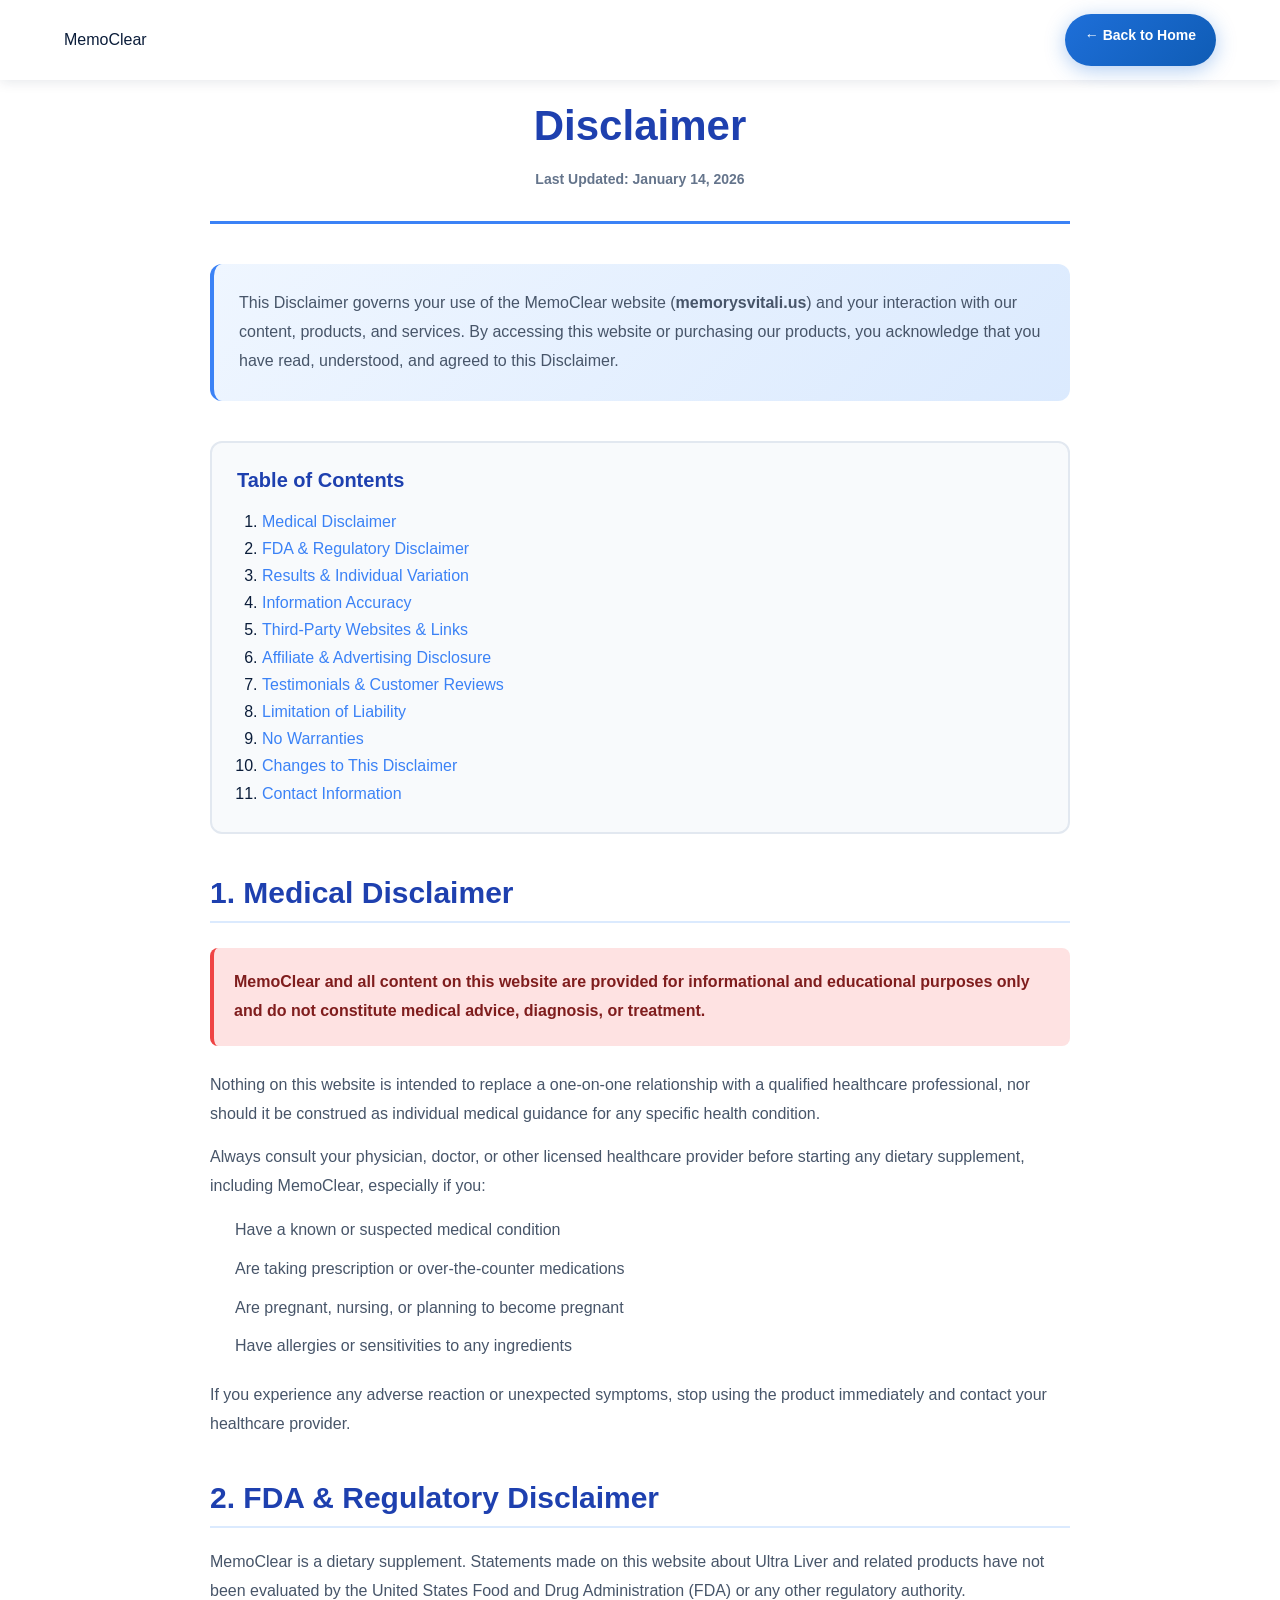
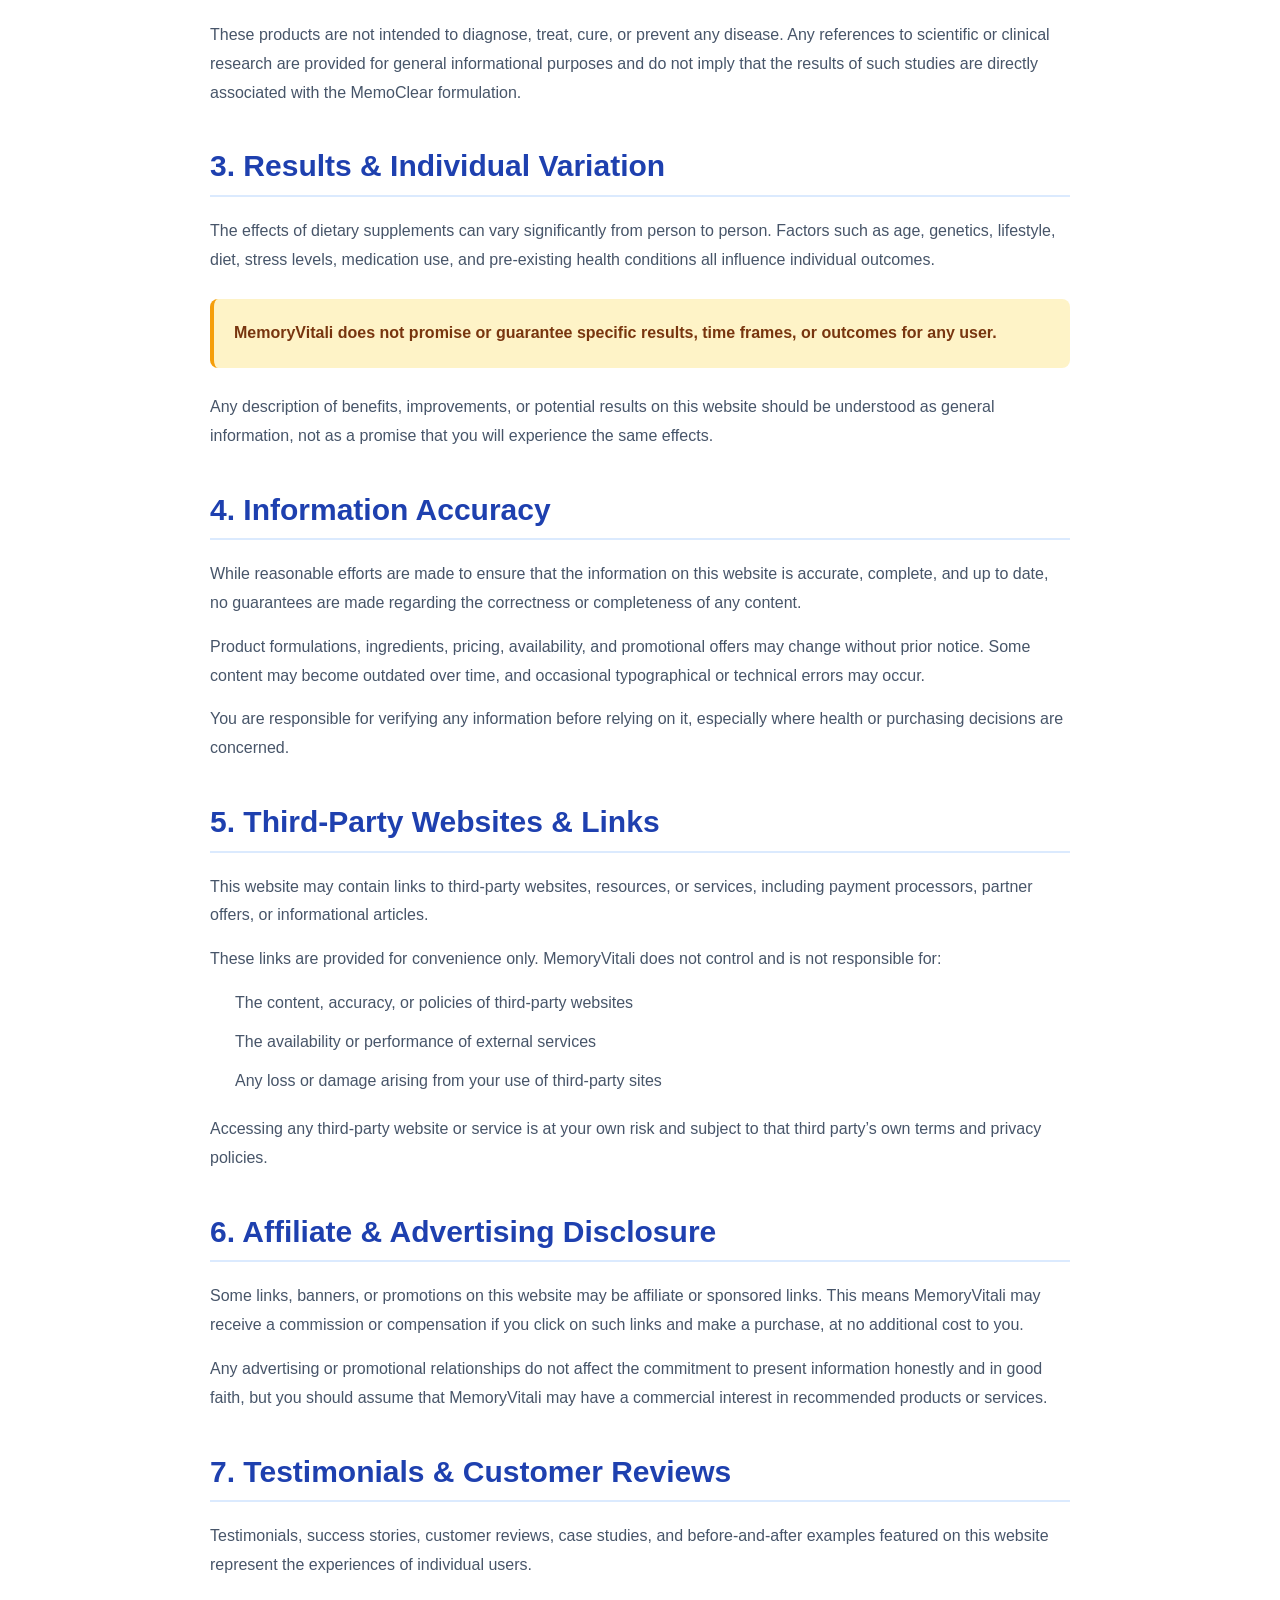
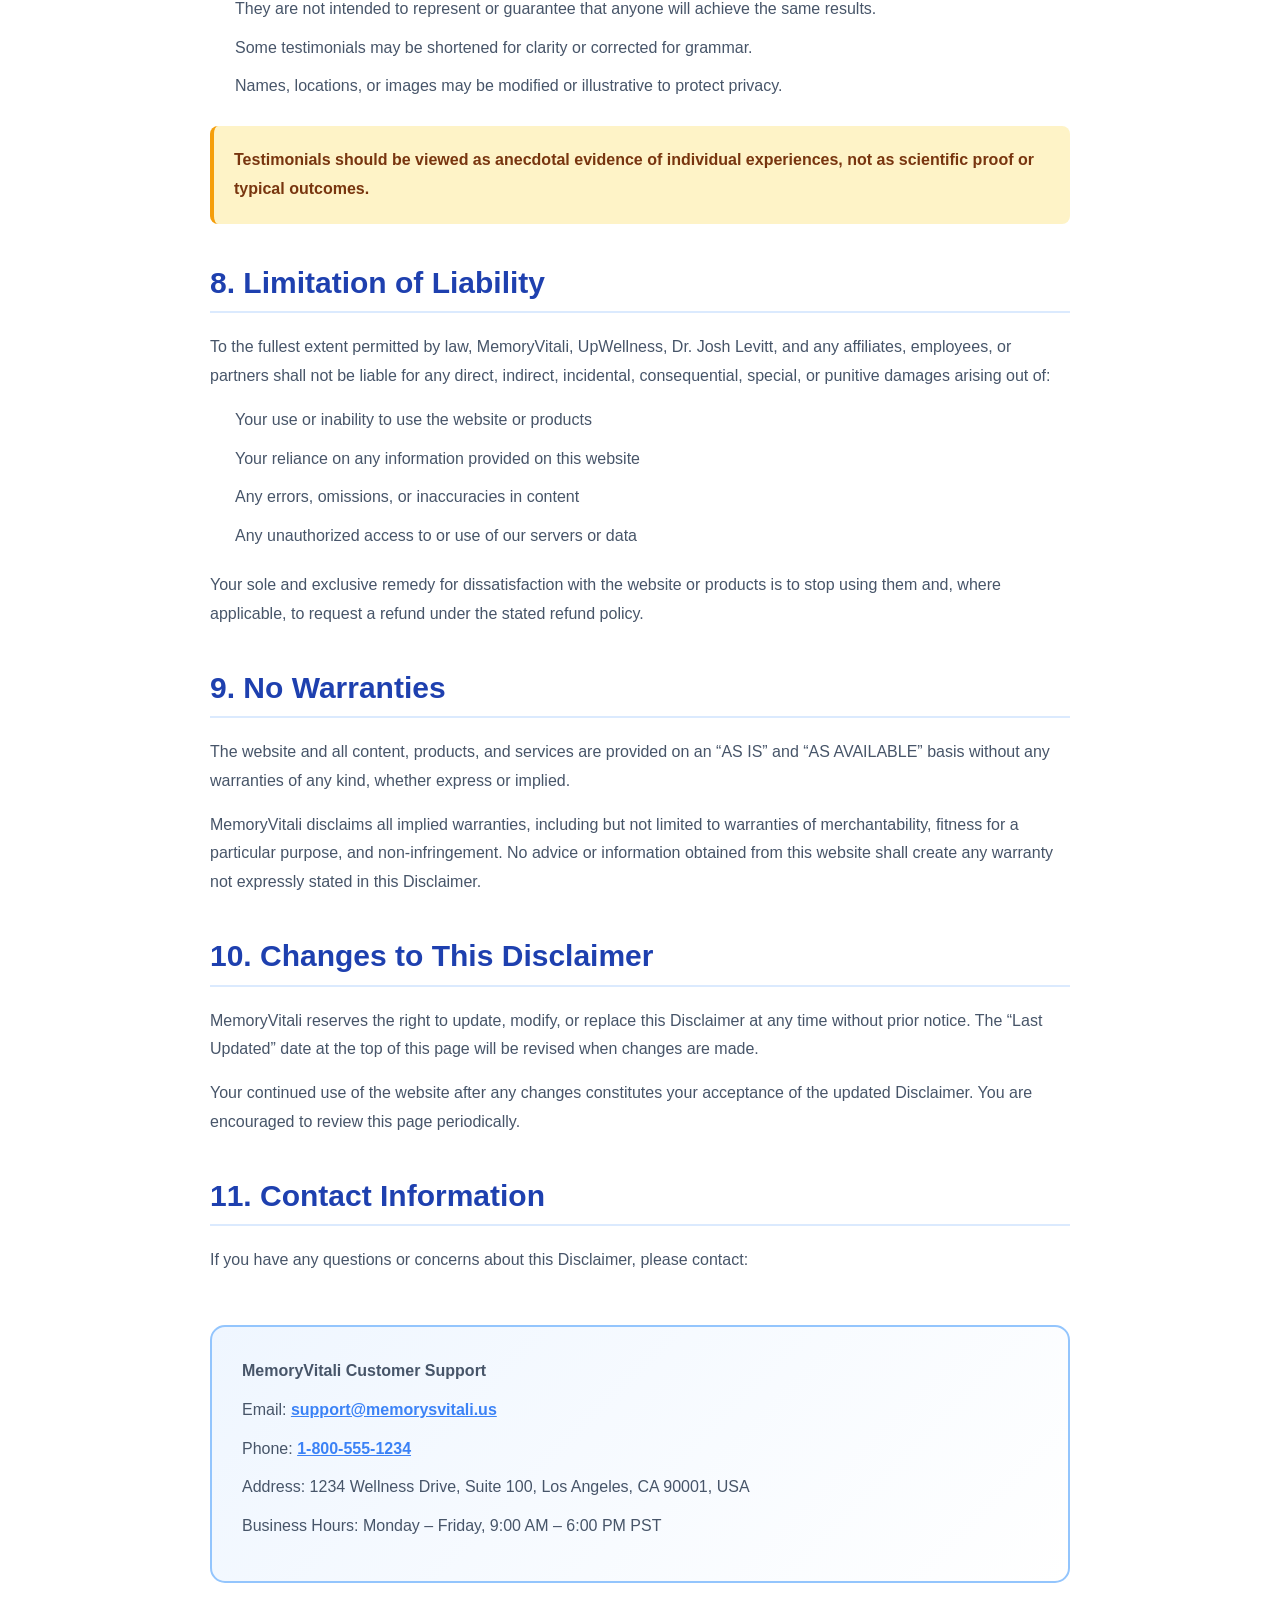
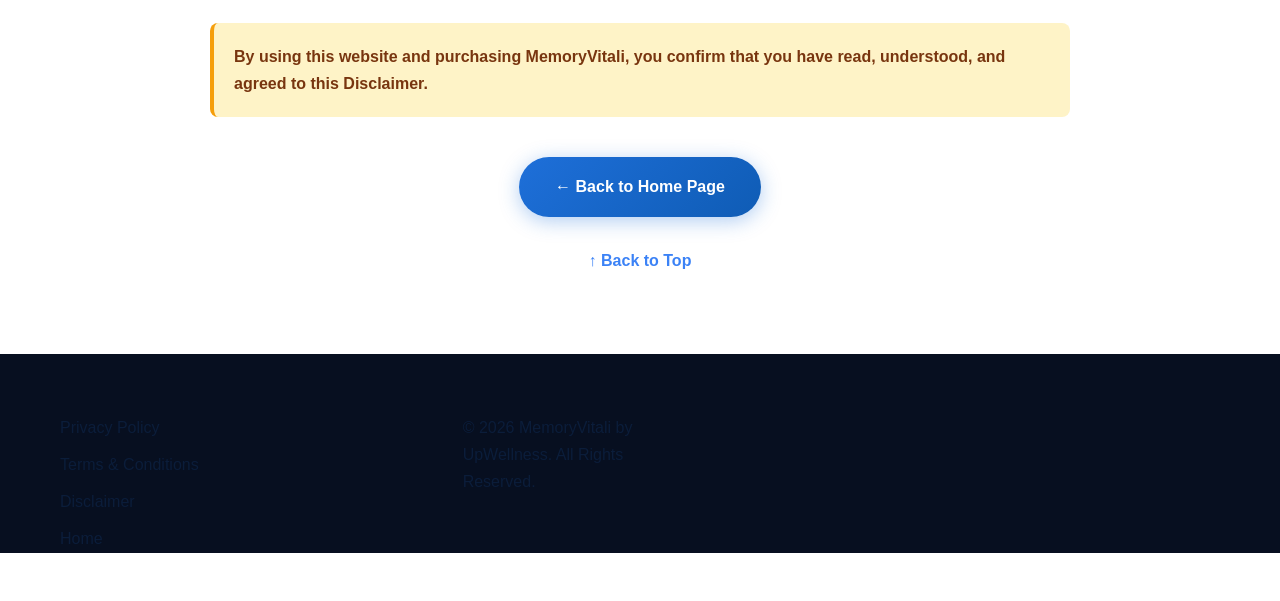
<file: disclaimer.html>
<!DOCTYPE html>
<html lang="en">
<head>
    <meta charset="UTF-8">
    <meta name="viewport" content="width=device-width, initial-scale=1.0, maximum-scale=5.0">
    <meta name="description" content="Disclaimer for MemoClear - Medical, testimonial, and website use disclaimer.">
   
    <link rel="canonical" href="https://memorysvitali.us/disclaimer">
    <link rel="icon" type="image/x-icon" href="favicon.ico">
    <title>Disclaimer - MemoClear</title>

    <!-- Main stylesheet -->
    <link rel="stylesheet" href="styles.css">
    <style>
        .disclaimer-page {
            background: #ffffff;
            padding: 80px 0 60px;
        }
        @media (min-width: 768px) {
            .disclaimer-page {
                padding: 100px 0 80px;
            }
        }
        .disclaimer-container {
            max-width: 900px;
            margin: 0 auto;
        }
        .disclaimer-header {
            text-align: center;
            margin-bottom: 40px;
            padding-bottom: 30px;
            border-bottom: 3px solid #3B82F6;
        }
        .disclaimer-header h1 {
            color: #1E40AF;
            font-size: 32px;
            margin-bottom: 15px;
        }
        @media (min-width: 768px) {
            .disclaimer-header h1 {
                font-size: 42px;
            }
        }
        .disclaimer-date {
            color: #64748b;
            font-size: 14px;
            font-weight: 600;
        }
        .disclaimer-intro {
            background: linear-gradient(135deg, #EFF6FF 0%, #DBEAFE 100%);
            padding: 25px;
            border-radius: 12px;
            margin-bottom: 40px;
            border-left: 4px solid #3B82F6;
        }
        .disclaimer-intro p {
            color: #475569;
            font-size: 16px;
            line-height: 1.8;
            margin-bottom: 0;
        }
        .disc-section {
            margin-bottom: 40px;
        }
        .disc-section h2 {
            color: #1E40AF;
            font-size: 26px;
            margin-bottom: 20px;
            padding-bottom: 10px;
            border-bottom: 2px solid #DBEAFE;
        }
        @media (min-width: 768px) {
            .disc-section h2 {
                font-size: 30px;
            }
        }
        .disc-section h3 {
            color: #0f172a;
            font-size: 20px;
            margin-top: 25px;
            margin-bottom: 15px;
        }
        @media (min-width: 768px) {
            .disc-section h3 {
                font-size: 22px;
            }
        }
        .disc-section p {
            color: #475569;
            font-size: 16px;
            line-height: 1.8;
            margin-bottom: 15px;
        }
        .disc-section ul {
            color: #475569;
            font-size: 16px;
            line-height: 1.8;
            margin-bottom: 20px;
            padding-left: 25px;
        }
        .disc-section li {
            margin-bottom: 10px;
        }
        .disc-important {
            background: #FEE2E2;
            padding: 20px;
            border-radius: 8px;
            border-left: 4px solid #EF4444;
            margin: 25px 0;
        }
        .disc-important p {
            color: #7F1D1D;
            font-weight: 600;
            margin-bottom: 0;
        }
        .disc-highlight {
            background: #FEF3C7;
            padding: 20px;
            border-radius: 8px;
            border-left: 4px solid #F59E0B;
            margin: 25px 0;
        }
        .disc-highlight p {
            color: #78350F;
            font-weight: 600;
            margin-bottom: 0;
        }
        .disc-contact {
            background: linear-gradient(135deg, #EFF6FF 0%, #ffffff 100%);
            padding: 30px;
            border-radius: 15px;
            margin-top: 50px;
            border: 2px solid #93C5FD;
        }
        .disc-contact h2 {
            color: #1E40AF;
            font-size: 24px;
            margin-bottom: 20px;
            border: none;
            padding: 0;
        }
        .disc-contact p {
            color: #475569;
            font-size: 16px;
            line-height: 1.8;
            margin-bottom: 10px;
        }
        .disc-contact a {
            color: #3B82F6;
            text-decoration: underline;
            font-weight: 600;
        }
        .disc-contact a:hover {
            color: #1E40AF;
        }
        .back-home {
            text-align: center;
            margin-top: 40px;
        }
        .back-home .btn {
            display: inline-flex;
            align-items: center;
            gap: 10px;
        }
        .scroll-top-link {
            display: block;
            text-align: center;
            margin-top: 30px;
            color: #3B82F6;
            font-weight: 600;
            cursor: pointer;
        }
        .scroll-top-link:hover {
            color: #1E40AF;
        }
        .disc-toc {
            background: #F8FAFC;
            padding: 25px;
            border-radius: 12px;
            margin-bottom: 40px;
            border: 2px solid #E2E8F0;
        }
        .disc-toc h3 {
            color: #1E40AF;
            font-size: 20px;
            margin-bottom: 15px;
        }
        .disc-toc ol {
            margin-bottom: 0;
            padding-left: 25px;
        }
        .disc-toc a {
            color: #3B82F6;
            text-decoration: none;
        }
        .disc-toc a:hover {
            text-decoration: underline;
        }
    </style>
</head>
<body>

<header id="header">
    <nav class="navbar">
        <div class="container nav-container">
            <div class="logo">
                <a href="index.html">MemoClear</a>
            </div>
            <a href="index.html" class="btn btn-primary" style="font-size:14px;padding:10px 20px;">
                ← Back to Home
            </a>
        </div>
    </nav>
</header>

<main class="disclaimer-page">
    <div class="container disclaimer-container">
        <div class="disclaimer-header">
            <h1>Disclaimer</h1>
            <p class="disclaimer-date">Last Updated: January 14, 2026</p>
        </div>

        <div class="disclaimer-intro">
            <p>
                This Disclaimer governs your use of the MemoClear website 
                (<strong>memorysvitali.us</strong>) and your interaction with our content, 
                products, and services. By accessing this website or purchasing our products, 
                you acknowledge that you have read, understood, and agreed to this Disclaimer.
            </p>
        </div>

        <div class="disc-toc">
            <h3>Table of Contents</h3>
            <ol>
                <li><a href="#medical">Medical Disclaimer</a></li>
                <li><a href="#fda">FDA & Regulatory Disclaimer</a></li>
                <li><a href="#results">Results & Individual Variation</a></li>
                <li><a href="#information">Information Accuracy</a></li>
                <li><a href="#thirdparty">Third‑Party Websites & Links</a></li>
                <li><a href="#affiliate">Affiliate & Advertising Disclosure</a></li>
                <li><a href="#testimonials">Testimonials & Customer Reviews</a></li>
                <li><a href="#liability">Limitation of Liability</a></li>
                <li><a href="#no-warranty">No Warranties</a></li>
                <li><a href="#changes">Changes to This Disclaimer</a></li>
                <li><a href="#contact">Contact Information</a></li>
            </ol>
        </div>

        <section class="disc-section" id="medical">
            <h2>1. Medical Disclaimer</h2>
            <div class="disc-important">
                <p>
                    MemoClear and all content on this website are provided for informational 
                    and educational purposes only and do not constitute medical advice, diagnosis, 
                    or treatment.
                </p>
            </div>
            <p>
                Nothing on this website is intended to replace a one‑on‑one relationship with 
                a qualified healthcare professional, nor should it be construed as individual 
                medical guidance for any specific health condition.
            </p>
            <p>
                Always consult your physician, doctor, or other licensed healthcare provider 
                before starting any dietary supplement, including MemoClear, especially if you:
            </p>
            <ul>
                <li>Have a known or suspected medical condition</li>
                <li>Are taking prescription or over‑the‑counter medications</li>
                <li>Are pregnant, nursing, or planning to become pregnant</li>
                <li>Have allergies or sensitivities to any ingredients</li>
            </ul>
            <p>
                If you experience any adverse reaction or unexpected symptoms, stop using the 
                product immediately and contact your healthcare provider.
            </p>
        </section>

        <section class="disc-section" id="fda">
            <h2>2. FDA & Regulatory Disclaimer</h2>
            <p>
                MemoClear is a dietary supplement. Statements made on this website about Ultra 
                Liver and related products have not been evaluated by the United States Food and 
                Drug Administration (FDA) or any other regulatory authority.
            </p>
            <p>
                These products are not intended to diagnose, treat, cure, or prevent any disease. 
                Any references to scientific or clinical research are provided for general 
                informational purposes and do not imply that the results of such studies are 
                directly associated with the MemoClear formulation.
            </p>
        </section>

        <section class="disc-section" id="results">
            <h2>3. Results & Individual Variation</h2>
            <p>
                The effects of dietary supplements can vary significantly from person to person. 
                Factors such as age, genetics, lifestyle, diet, stress levels, medication use, and 
                pre‑existing health conditions all influence individual outcomes.
            </p>
            <div class="disc-highlight">
                <p>
                    MemoryVitali does not promise or guarantee specific results, time frames, or 
                    outcomes for any user.
                </p>
            </div>
            <p>
                Any description of benefits, improvements, or potential results on this website 
                should be understood as general information, not as a promise that you will 
                experience the same effects.
            </p>
        </section>

        <section class="disc-section" id="information">
            <h2>4. Information Accuracy</h2>
            <p>
                While reasonable efforts are made to ensure that the information on this website 
                is accurate, complete, and up to date, no guarantees are made regarding the 
                correctness or completeness of any content.
            </p>
            <p>
                Product formulations, ingredients, pricing, availability, and promotional offers 
                may change without prior notice. Some content may become outdated over time, and 
                occasional typographical or technical errors may occur.
            </p>
            <p>
                You are responsible for verifying any information before relying on it, especially 
                where health or purchasing decisions are concerned.
            </p>
        </section>

        <section class="disc-section" id="thirdparty">
            <h2>5. Third‑Party Websites & Links</h2>
            <p>
                This website may contain links to third‑party websites, resources, or services, 
                including payment processors, partner offers, or informational articles.
            </p>
            <p>
                These links are provided for convenience only. MemoryVitali does not control and 
                is not responsible for:
            </p>
            <ul>
                <li>The content, accuracy, or policies of third‑party websites</li>
                <li>The availability or performance of external services</li>
                <li>Any loss or damage arising from your use of third‑party sites</li>
            </ul>
            <p>
                Accessing any third‑party website or service is at your own risk and subject to 
                that third party’s own terms and privacy policies.
            </p>
        </section>

        <section class="disc-section" id="affiliate">
            <h2>6. Affiliate & Advertising Disclosure</h2>
            <p>
                Some links, banners, or promotions on this website may be affiliate or sponsored 
                links. This means MemoryVitali may receive a commission or compensation if you click 
                on such links and make a purchase, at no additional cost to you.
            </p>
            <p>
                Any advertising or promotional relationships do not affect the commitment to 
                present information honestly and in good faith, but you should assume that 
                MemoryVitali may have a commercial interest in recommended products or services.
            </p>
        </section>

        <section class="disc-section" id="testimonials">
            <h2>7. Testimonials & Customer Reviews</h2>
            <p>
                Testimonials, success stories, customer reviews, case studies, and before‑and‑after 
                examples featured on this website represent the experiences of individual users.
            </p>
            <ul>
                <li>They are not intended to represent or guarantee that anyone will achieve the same results.</li>
                <li>Some testimonials may be shortened for clarity or corrected for grammar.</li>
                <li>Names, locations, or images may be modified or illustrative to protect privacy.</li>
            </ul>
            <div class="disc-highlight">
                <p>
                    Testimonials should be viewed as anecdotal evidence of individual experiences, 
                    not as scientific proof or typical outcomes.
                </p>
            </div>
        </section>

        <section class="disc-section" id="liability">
            <h2>8. Limitation of Liability</h2>
            <p>
                To the fullest extent permitted by law, MemoryVitali, UpWellness, Dr. Josh Levitt, 
                and any affiliates, employees, or partners shall not be liable for any direct, 
                indirect, incidental, consequential, special, or punitive damages arising out of:
            </p>
            <ul>
                <li>Your use or inability to use the website or products</li>
                <li>Your reliance on any information provided on this website</li>
                <li>Any errors, omissions, or inaccuracies in content</li>
                <li>Any unauthorized access to or use of our servers or data</li>
            </ul>
            <p>
                Your sole and exclusive remedy for dissatisfaction with the website or products is 
                to stop using them and, where applicable, to request a refund under the stated 
                refund policy.
            </p>
        </section>

        <section class="disc-section" id="no-warranty">
            <h2>9. No Warranties</h2>
            <p>
                The website and all content, products, and services are provided on an 
                “AS IS” and “AS AVAILABLE” basis without any warranties of any kind, whether 
                express or implied.
            </p>
            <p>
                MemoryVitali disclaims all implied warranties, including but not limited to 
                warranties of merchantability, fitness for a particular purpose, and non‑infringement. 
                No advice or information obtained from this website shall create any warranty not 
                expressly stated in this Disclaimer.
            </p>
        </section>

        <section class="disc-section" id="changes">
            <h2>10. Changes to This Disclaimer</h2>
            <p>
                MemoryVitali reserves the right to update, modify, or replace this Disclaimer at any 
                time without prior notice. The “Last Updated” date at the top of this page will be 
                revised when changes are made.
            </p>
            <p>
                Your continued use of the website after any changes constitutes your acceptance of 
                the updated Disclaimer. You are encouraged to review this page periodically.
            </p>
        </section>

        <section class="disc-section" id="contact">
            <h2>11. Contact Information</h2>
            <p>
                If you have any questions or concerns about this Disclaimer, please contact:
            </p>
            <div class="disc-contact">
                <p><strong>MemoryVitali Customer Support</strong></p>
                <p>Email: <a href="mailto:support@memorysvitali.us">support@memorysvitali.us</a></p>
                <p>Phone: <a href="tel:+18005551234">1-800-555-1234</a></p>
                <p>Address: 1234 Wellness Drive, Suite 100, Los Angeles, CA 90001, USA</p>
                <p style="margin-top:10px;">Business Hours: Monday – Friday, 9:00 AM – 6:00 PM PST</p>
            </div>
        </section>

        <div class="disc-highlight" style="margin-top:40px;">
            <p>
                By using this website and purchasing MemoryVitali, you confirm that you have read, 
                understood, and agreed to this Disclaimer.
            </p>
        </div>

        <div class="back-home">
            <a href="index.html" class="btn btn-primary">
                ← Back to Home Page
            </a>
        </div>

        <a href="#" class="scroll-top-link" onclick="window.scrollTo({top:0, behavior:'smooth'});return false;">
            ↑ Back to Top
        </a>
    </div>
</main>

<footer id="footer" class="footer">
    <div class="container">
        <div class="footer-grid">
            <div class="footer-links">
                <a href="privacy-policy.html">Privacy Policy</a>
                <a href="terms-conditions.html">Terms & Conditions</a>
                <a href="disclaimer.html">Disclaimer</a>
                <a href="index.html">Home</a>
            </div>
            <div class="footer-copyright">
                <p>&copy; 2026 MemoryVitali by UpWellness. All Rights Reserved.</p>
            </div>
        </div>
    </div>
</footer>

</body>
</html>
</file>
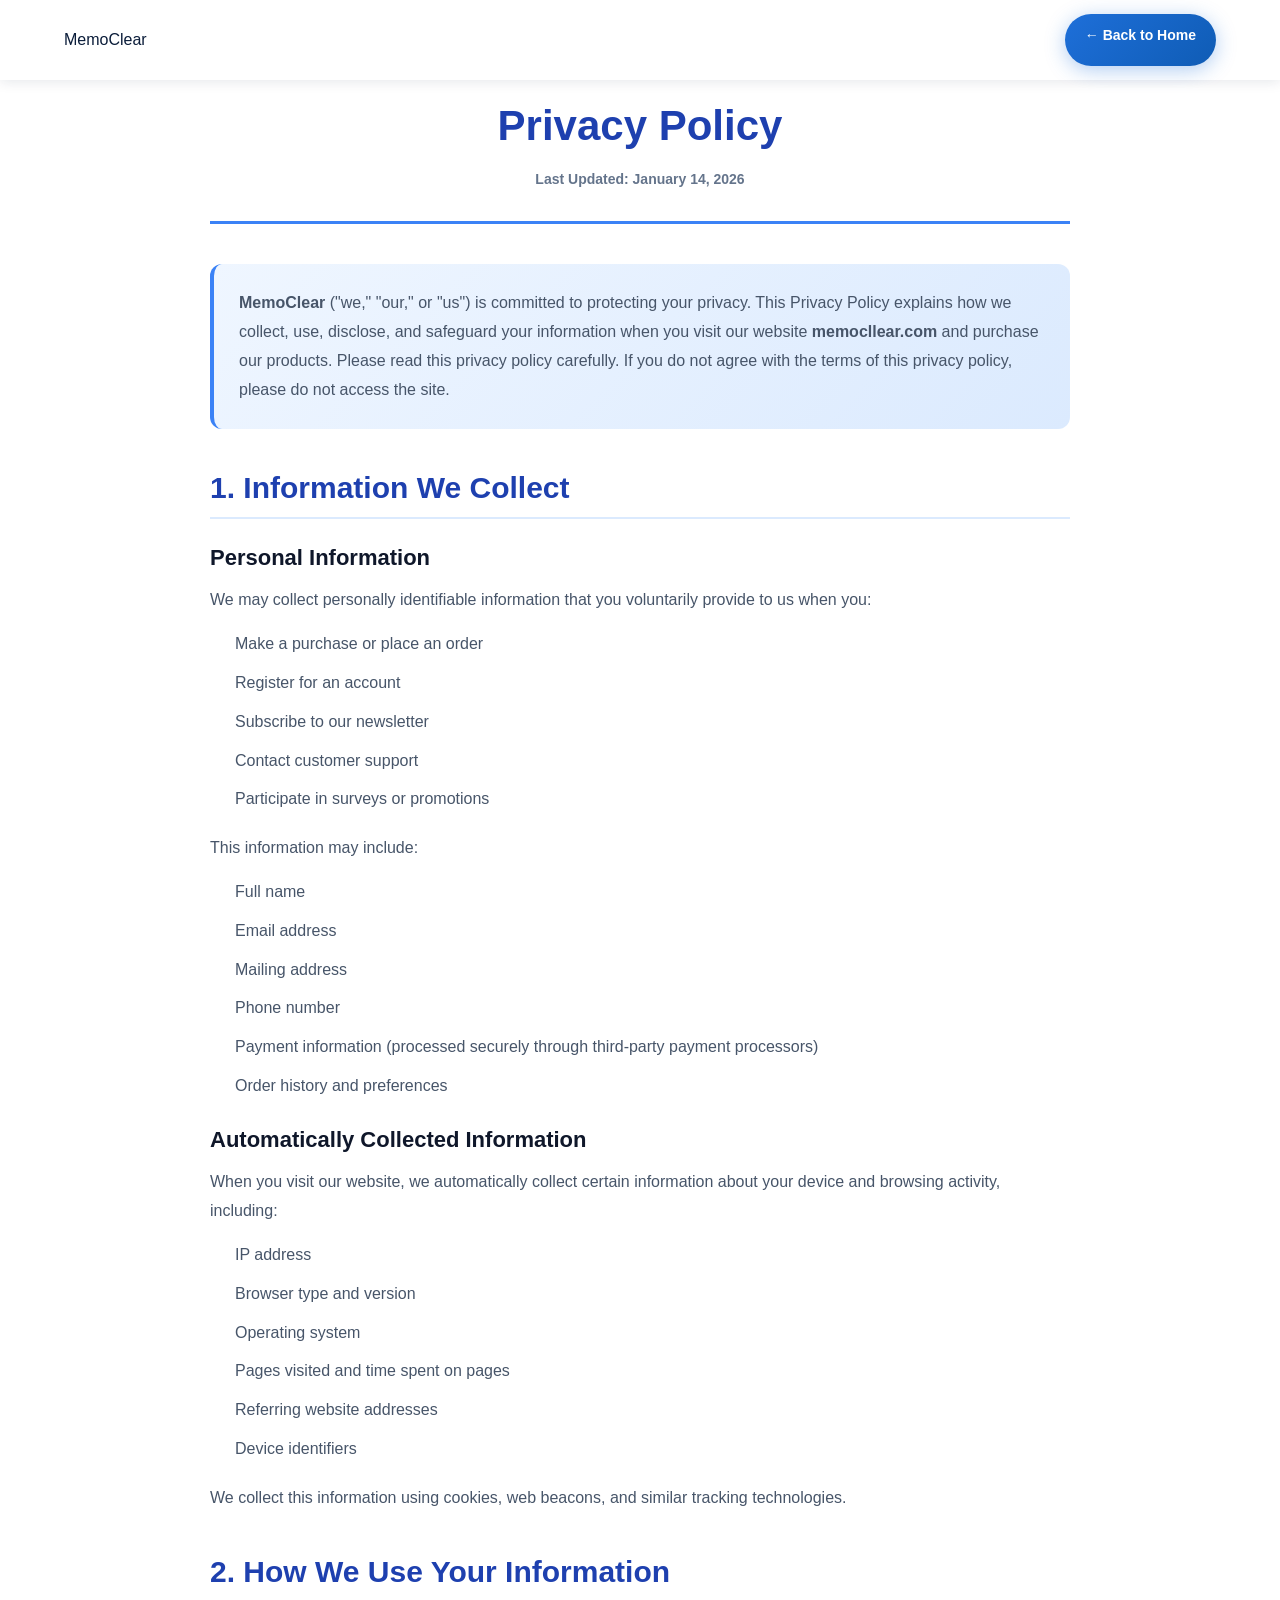
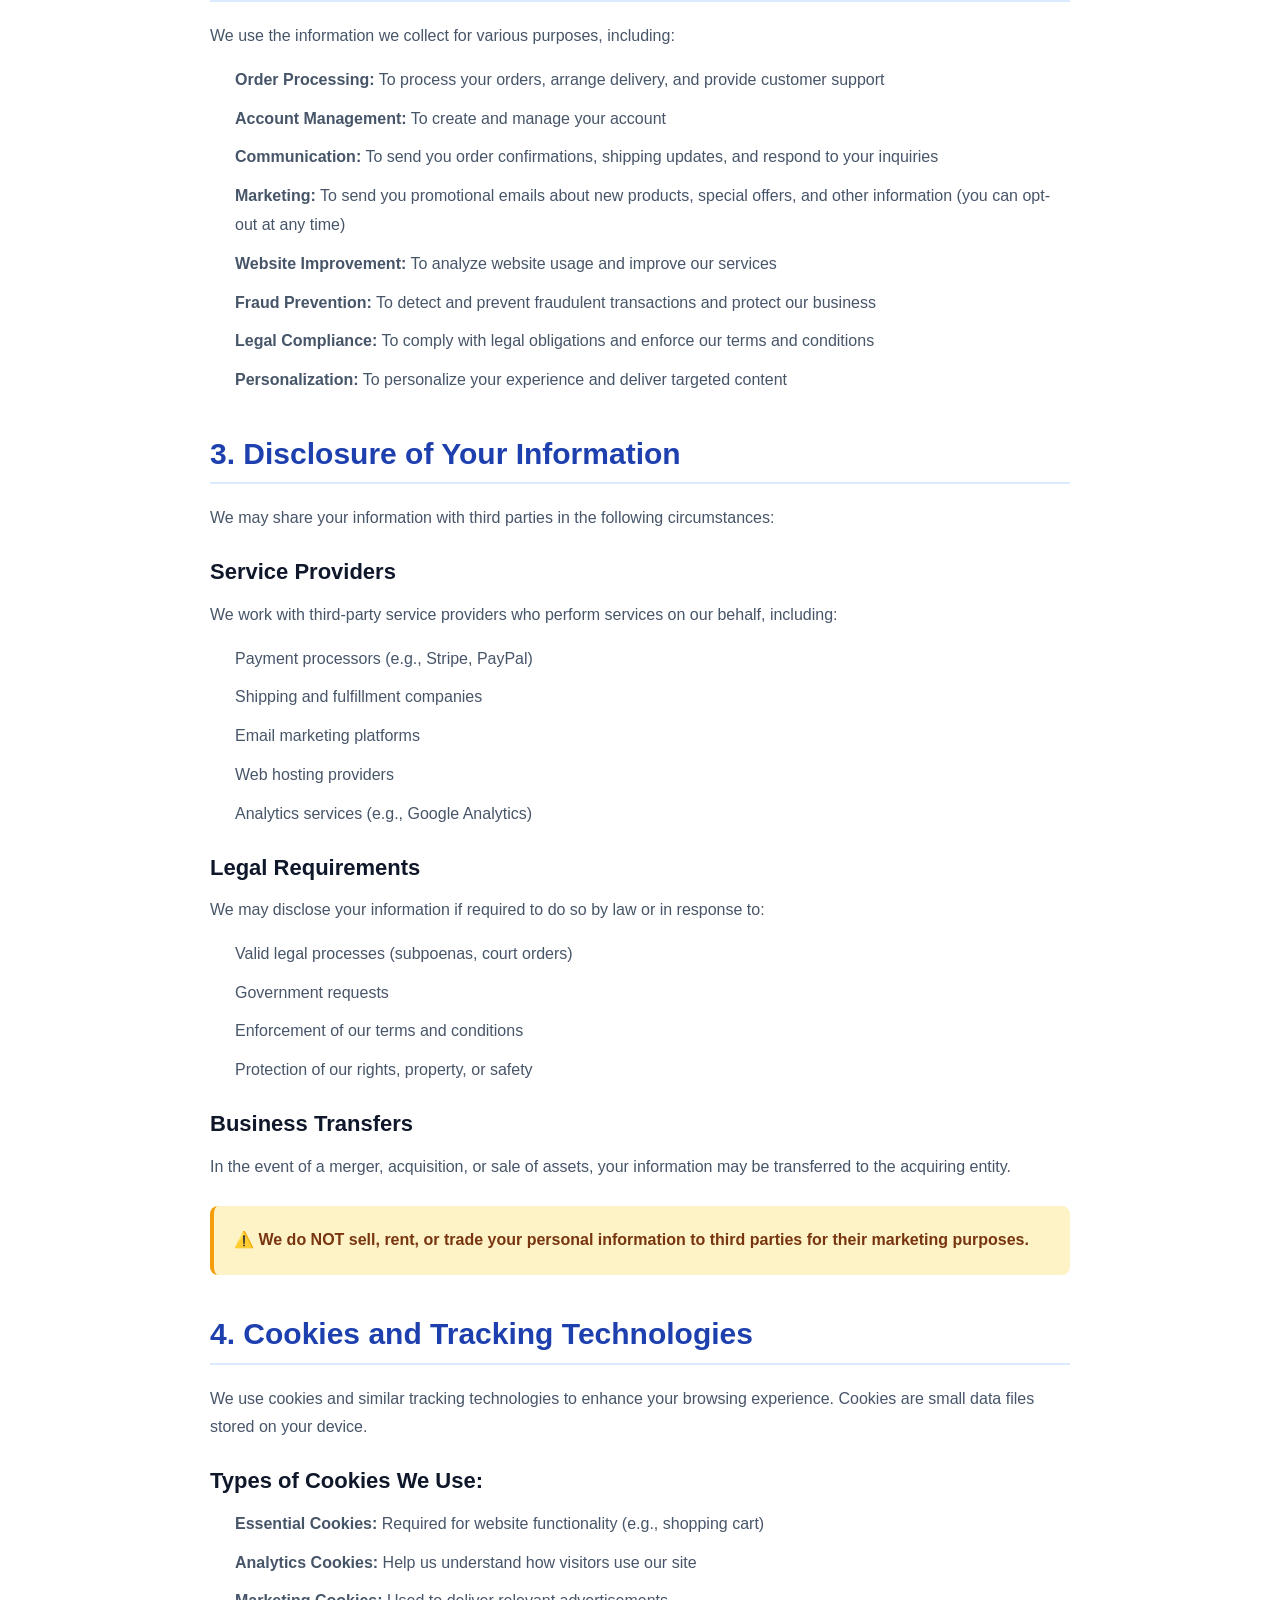
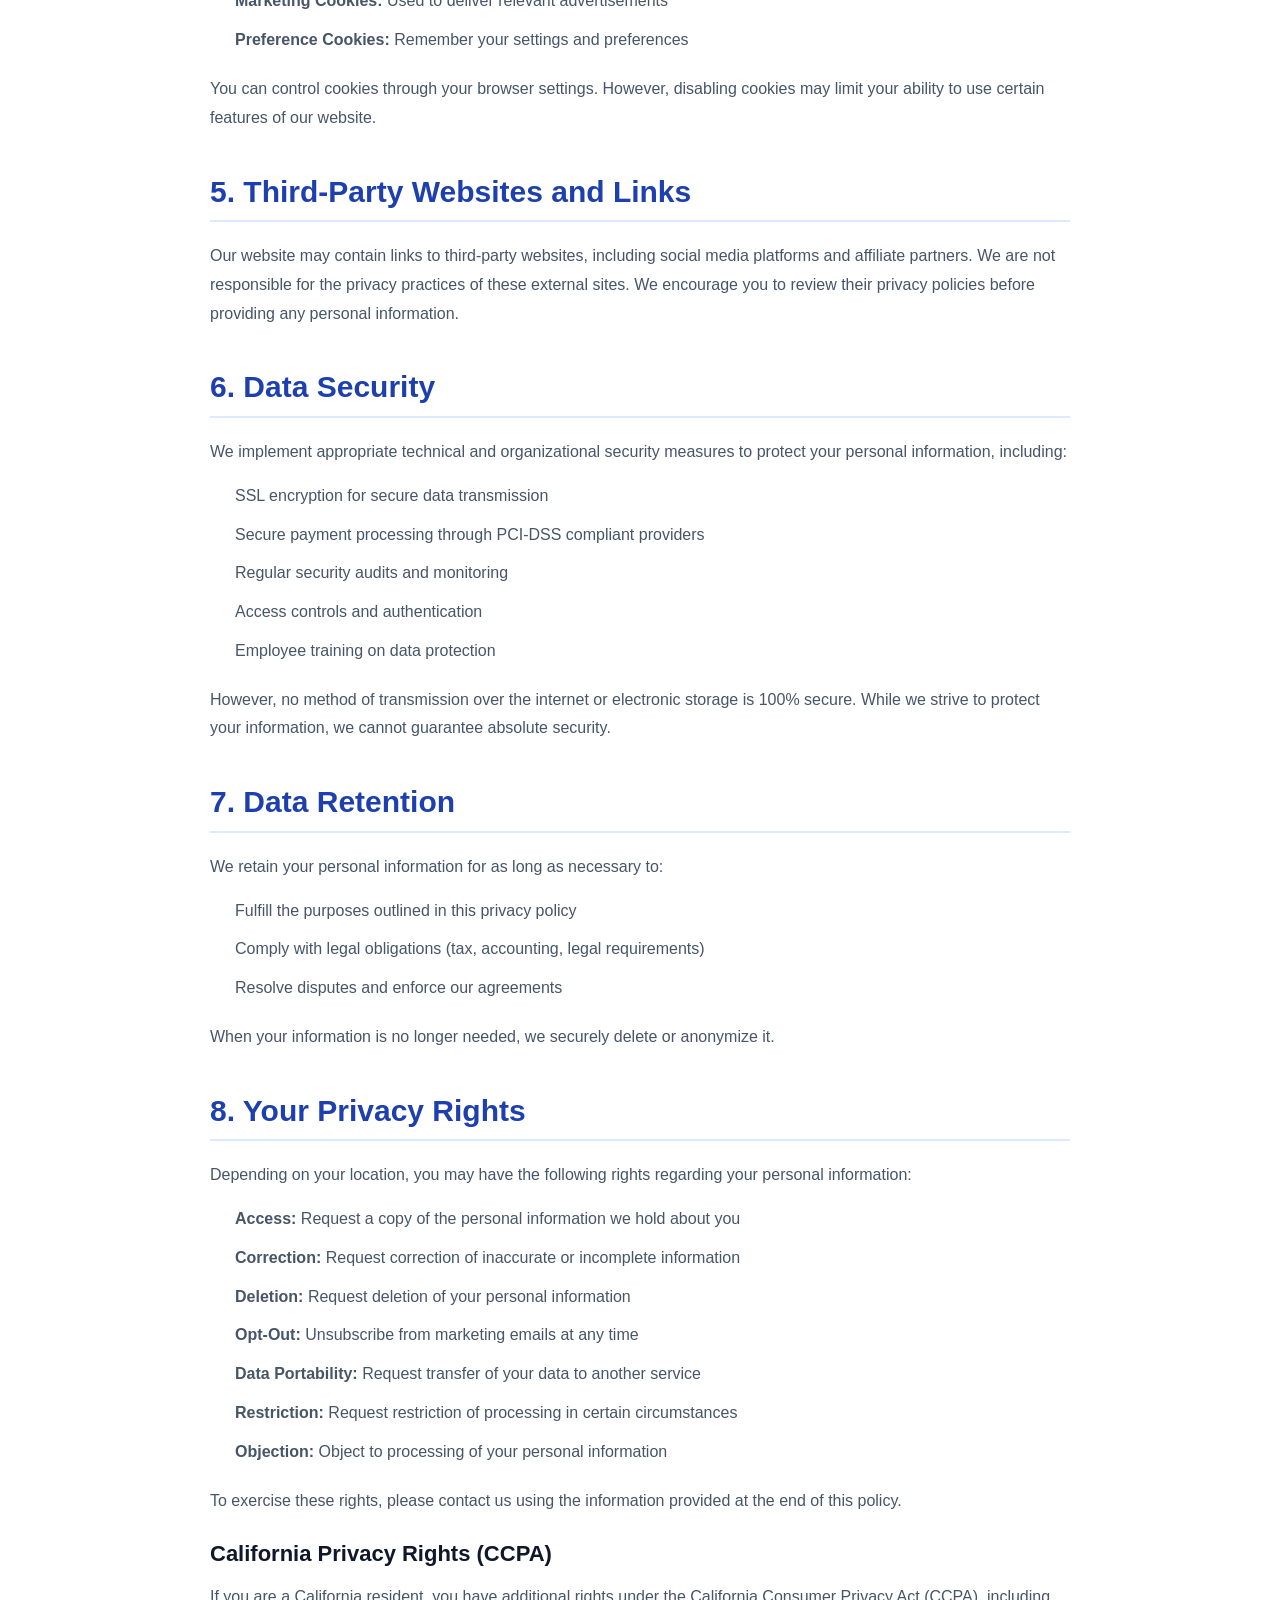
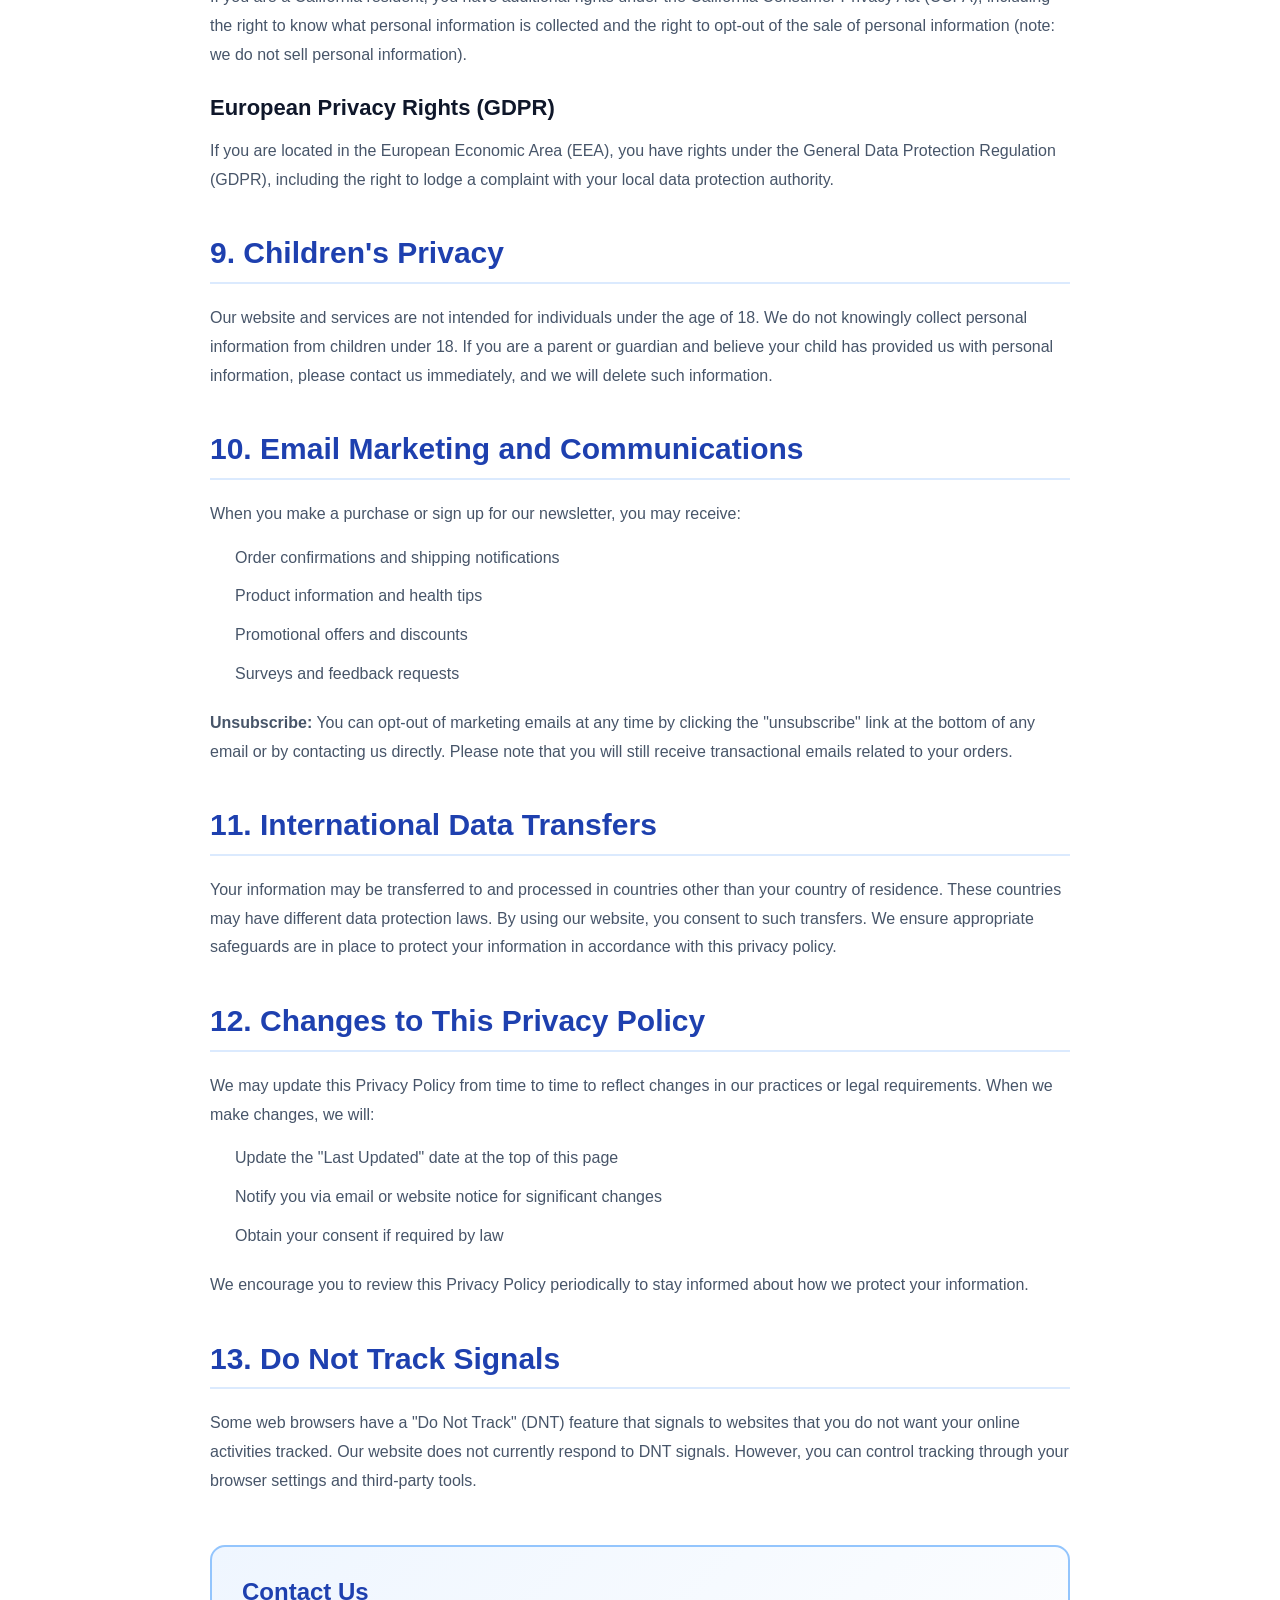
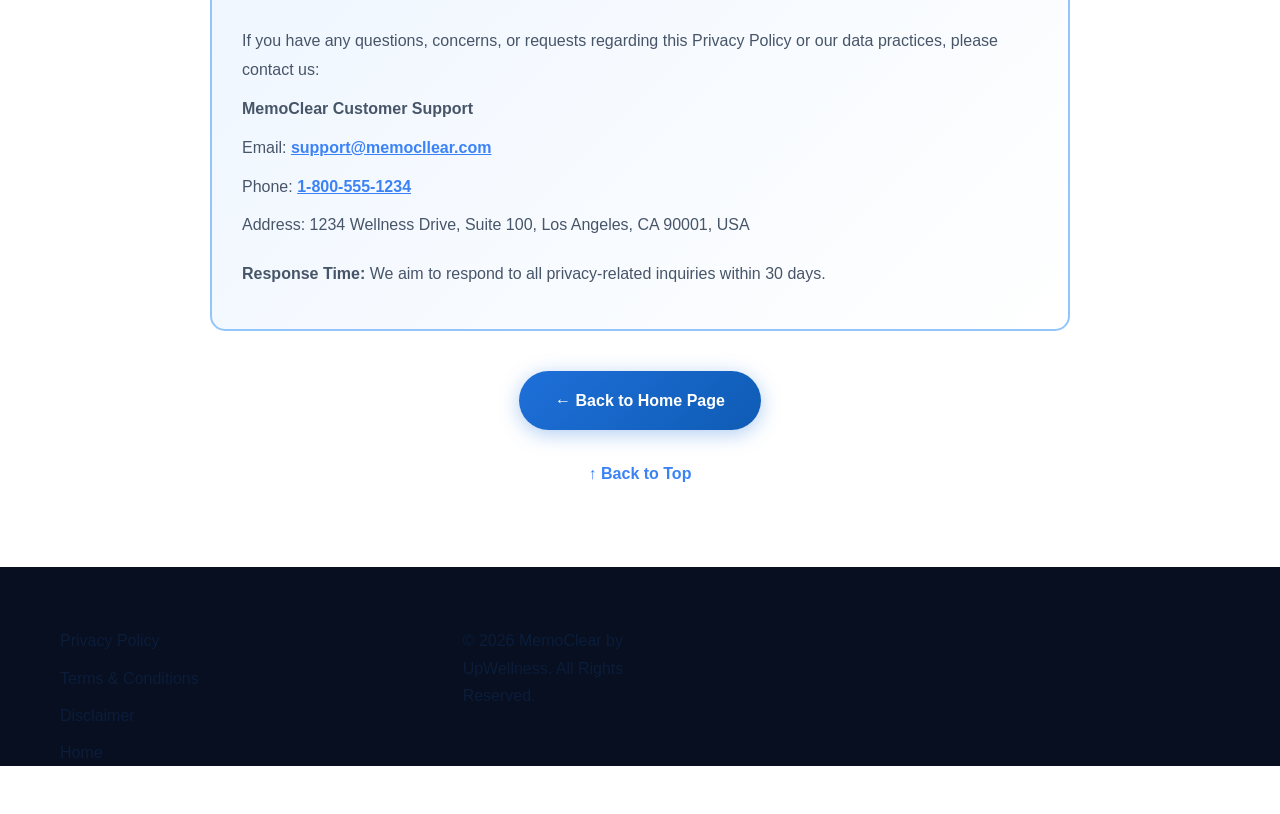
<file: privacy-policy.html>
<!DOCTYPE html>
<html lang="en">
<head>
    <meta name="robots" content="index, follow">
    <meta charset="UTF-8">
    <meta name="viewport" content="width=device-width, initial-scale=1.0, maximum-scale=5.0">
    <meta name="description" content="Privacy Policy for MemoClear - Learn how we collect, use, and protect your personal information.">
    
    
    <link rel="canonical" href="https://memocllear.com/privacy-policy">
    <link rel="icon" type="image/x-icon" href="favicon.ico">
    
    <title>Privacy Policy - MemoClear</title>
    
    <!-- Link to main stylesheet -->
    <link rel="stylesheet" href="styles.css">
    
    <style>
        /* Additional styles for Privacy Policy page */
        .policy-page {
            background: #fff;
            padding: 80px 0 60px;
        }
        
        @media (min-width: 768px) {
            .policy-page {
                padding: 100px 0 80px;
            }
        }
        
        .policy-container {
            max-width: 900px;
            margin: 0 auto;
        }
        
        .policy-header {
            text-align: center;
            margin-bottom: 40px;
            padding-bottom: 30px;
            border-bottom: 3px solid #3B82F6;
        }
        
        .policy-header h1 {
            color: #1E40AF;
            font-size: 32px;
            margin-bottom: 15px;
        }
        
        @media (min-width: 768px) {
            .policy-header h1 {
                font-size: 42px;
            }
        }
        
        .policy-date {
            color: #64748b;
            font-size: 14px;
            font-weight: 600;
        }
        
        .policy-intro {
            background: linear-gradient(135deg, #EFF6FF 0%, #DBEAFE 100%);
            padding: 25px;
            border-radius: 12px;
            margin-bottom: 40px;
            border-left: 4px solid #3B82F6;
        }
        
        .policy-intro p {
            color: #475569;
            font-size: 16px;
            line-height: 1.8;
            margin-bottom: 0;
        }
        
        .policy-section {
            margin-bottom: 40px;
        }
        
        .policy-section h2 {
            color: #1E40AF;
            font-size: 26px;
            margin-bottom: 20px;
            padding-bottom: 10px;
            border-bottom: 2px solid #DBEAFE;
        }
        
        @media (min-width: 768px) {
            .policy-section h2 {
                font-size: 30px;
            }
        }
        
        .policy-section h3 {
            color: #0f172a;
            font-size: 20px;
            margin-top: 25px;
            margin-bottom: 15px;
        }
        
        @media (min-width: 768px) {
            .policy-section h3 {
                font-size: 22px;
            }
        }
        
        .policy-section p {
            color: #475569;
            font-size: 16px;
            line-height: 1.8;
            margin-bottom: 15px;
        }
        
        .policy-section ul,
        .policy-section ol {
            color: #475569;
            font-size: 16px;
            line-height: 1.8;
            margin-bottom: 20px;
            padding-left: 25px;
        }
        
        .policy-section li {
            margin-bottom: 10px;
        }
        
        .policy-highlight {
            background: #FEF3C7;
            padding: 20px;
            border-radius: 8px;
            border-left: 4px solid #F59E0B;
            margin: 25px 0;
        }
        
        .policy-highlight p {
            color: #78350F;
            font-weight: 600;
            margin-bottom: 0;
        }
        
        .policy-contact {
            background: linear-gradient(135deg, #EFF6FF 0%, #fff 100%);
            padding: 30px;
            border-radius: 15px;
            margin-top: 50px;
            border: 2px solid #93C5FD;
        }
        
        .policy-contact h2 {
            color: #1E40AF;
            font-size: 24px;
            margin-bottom: 20px;
            border: none;
            padding: 0;
        }
        
        .policy-contact p {
            color: #475569;
            font-size: 16px;
            line-height: 1.8;
            margin-bottom: 10px;
        }
        
        .policy-contact a {
            color: #3B82F6;
            text-decoration: underline;
            font-weight: 600;
        }
        
        .policy-contact a:hover {
            color: #1E40AF;
        }
        
        .back-home {
            text-align: center;
            margin-top: 40px;
        }
        
        .back-home .btn {
            display: inline-flex;
            align-items: center;
            gap: 10px;
        }
        
        .scroll-top-link {
            display: block;
            text-align: center;
            margin-top: 30px;
            color: #3B82F6;
            font-weight: 600;
            cursor: pointer;
        }
        
        .scroll-top-link:hover {
            color: #1E40AF;
        }
    </style>
</head>
<body>
    
    <!-- HEADER -->
    <header id="header">
        <nav class="navbar">
            <div class="container nav-container">
                <div class="logo">
                    <a href="index.html">MemoClear</a>
                </div>
                
                <a href="index.html" class="btn btn-primary" style="font-size: 14px; padding: 10px 20px;">
                    ← Back to Home
                </a>
            </div>
        </nav>
    </header>
    
    <!-- PRIVACY POLICY CONTENT -->
    <main class="policy-page">
        <div class="container policy-container">
            
            <div class="policy-header">
                <h1>Privacy Policy</h1>
                <p class="policy-date">Last Updated: January 14, 2026</p>
            </div>
            
            <div class="policy-intro">
                <p><strong>MemoClear</strong> ("we," "our," or "us") is committed to protecting your privacy. This Privacy Policy explains how we collect, use, disclose, and safeguard your information when you visit our website <strong>memocllear.com</strong> and purchase our products. Please read this privacy policy carefully. If you do not agree with the terms of this privacy policy, please do not access the site.</p>
            </div>
            
            <!-- Section 1 -->
            <div class="policy-section">
                <h2>1. Information We Collect</h2>
                
                <h3>Personal Information</h3>
                <p>We may collect personally identifiable information that you voluntarily provide to us when you:</p>
                <ul>
                    <li>Make a purchase or place an order</li>
                    <li>Register for an account</li>
                    <li>Subscribe to our newsletter</li>
                    <li>Contact customer support</li>
                    <li>Participate in surveys or promotions</li>
                </ul>
                
                <p>This information may include:</p>
                <ul>
                    <li>Full name</li>
                    <li>Email address</li>
                    <li>Mailing address</li>
                    <li>Phone number</li>
                    <li>Payment information (processed securely through third-party payment processors)</li>
                    <li>Order history and preferences</li>
                </ul>
                
                <h3>Automatically Collected Information</h3>
                <p>When you visit our website, we automatically collect certain information about your device and browsing activity, including:</p>
                <ul>
                    <li>IP address</li>
                    <li>Browser type and version</li>
                    <li>Operating system</li>
                    <li>Pages visited and time spent on pages</li>
                    <li>Referring website addresses</li>
                    <li>Device identifiers</li>
                </ul>
                
                <p>We collect this information using cookies, web beacons, and similar tracking technologies.</p>
            </div>
            
            <!-- Section 2 -->
            <div class="policy-section">
                <h2>2. How We Use Your Information</h2>
                
                <p>We use the information we collect for various purposes, including:</p>
                
                <ul>
                    <li><strong>Order Processing:</strong> To process your orders, arrange delivery, and provide customer support</li>
                    <li><strong>Account Management:</strong> To create and manage your account</li>
                    <li><strong>Communication:</strong> To send you order confirmations, shipping updates, and respond to your inquiries</li>
                    <li><strong>Marketing:</strong> To send you promotional emails about new products, special offers, and other information (you can opt-out at any time)</li>
                    <li><strong>Website Improvement:</strong> To analyze website usage and improve our services</li>
                    <li><strong>Fraud Prevention:</strong> To detect and prevent fraudulent transactions and protect our business</li>
                    <li><strong>Legal Compliance:</strong> To comply with legal obligations and enforce our terms and conditions</li>
                    <li><strong>Personalization:</strong> To personalize your experience and deliver targeted content</li>
                </ul>
            </div>
            
            <!-- Section 3 -->
            <div class="policy-section">
                <h2>3. Disclosure of Your Information</h2>
                
                <p>We may share your information with third parties in the following circumstances:</p>
                
                <h3>Service Providers</h3>
                <p>We work with third-party service providers who perform services on our behalf, including:</p>
                <ul>
                    <li>Payment processors (e.g., Stripe, PayPal)</li>
                    <li>Shipping and fulfillment companies</li>
                    <li>Email marketing platforms</li>
                    <li>Web hosting providers</li>
                    <li>Analytics services (e.g., Google Analytics)</li>
                </ul>
                
                <h3>Legal Requirements</h3>
                <p>We may disclose your information if required to do so by law or in response to:</p>
                <ul>
                    <li>Valid legal processes (subpoenas, court orders)</li>
                    <li>Government requests</li>
                    <li>Enforcement of our terms and conditions</li>
                    <li>Protection of our rights, property, or safety</li>
                </ul>
                
                <h3>Business Transfers</h3>
                <p>In the event of a merger, acquisition, or sale of assets, your information may be transferred to the acquiring entity.</p>
                
                <div class="policy-highlight">
                    <p>⚠️ We do NOT sell, rent, or trade your personal information to third parties for their marketing purposes.</p>
                </div>
            </div>
            
            <!-- Section 4 -->
            <div class="policy-section">
                <h2>4. Cookies and Tracking Technologies</h2>
                
                <p>We use cookies and similar tracking technologies to enhance your browsing experience. Cookies are small data files stored on your device.</p>
                
                <h3>Types of Cookies We Use:</h3>
                <ul>
                    <li><strong>Essential Cookies:</strong> Required for website functionality (e.g., shopping cart)</li>
                    <li><strong>Analytics Cookies:</strong> Help us understand how visitors use our site</li>
                    <li><strong>Marketing Cookies:</strong> Used to deliver relevant advertisements</li>
                    <li><strong>Preference Cookies:</strong> Remember your settings and preferences</li>
                </ul>
                
                <p>You can control cookies through your browser settings. However, disabling cookies may limit your ability to use certain features of our website.</p>
            </div>
            
            <!-- Section 5 -->
            <div class="policy-section">
                <h2>5. Third-Party Websites and Links</h2>
                
                <p>Our website may contain links to third-party websites, including social media platforms and affiliate partners. We are not responsible for the privacy practices of these external sites. We encourage you to review their privacy policies before providing any personal information.</p>
            </div>
            
            <!-- Section 6 -->
            <div class="policy-section">
                <h2>6. Data Security</h2>
                
                <p>We implement appropriate technical and organizational security measures to protect your personal information, including:</p>
                <ul>
                    <li>SSL encryption for secure data transmission</li>
                    <li>Secure payment processing through PCI-DSS compliant providers</li>
                    <li>Regular security audits and monitoring</li>
                    <li>Access controls and authentication</li>
                    <li>Employee training on data protection</li>
                </ul>
                
                <p>However, no method of transmission over the internet or electronic storage is 100% secure. While we strive to protect your information, we cannot guarantee absolute security.</p>
            </div>
            
            <!-- Section 7 -->
            <div class="policy-section">
                <h2>7. Data Retention</h2>
                
                <p>We retain your personal information for as long as necessary to:</p>
                <ul>
                    <li>Fulfill the purposes outlined in this privacy policy</li>
                    <li>Comply with legal obligations (tax, accounting, legal requirements)</li>
                    <li>Resolve disputes and enforce our agreements</li>
                </ul>
                
                <p>When your information is no longer needed, we securely delete or anonymize it.</p>
            </div>
            
            <!-- Section 8 -->
            <div class="policy-section">
                <h2>8. Your Privacy Rights</h2>
                
                <p>Depending on your location, you may have the following rights regarding your personal information:</p>
                
                <ul>
                    <li><strong>Access:</strong> Request a copy of the personal information we hold about you</li>
                    <li><strong>Correction:</strong> Request correction of inaccurate or incomplete information</li>
                    <li><strong>Deletion:</strong> Request deletion of your personal information</li>
                    <li><strong>Opt-Out:</strong> Unsubscribe from marketing emails at any time</li>
                    <li><strong>Data Portability:</strong> Request transfer of your data to another service</li>
                    <li><strong>Restriction:</strong> Request restriction of processing in certain circumstances</li>
                    <li><strong>Objection:</strong> Object to processing of your personal information</li>
                </ul>
                
                <p>To exercise these rights, please contact us using the information provided at the end of this policy.</p>
                
                <h3>California Privacy Rights (CCPA)</h3>
                <p>If you are a California resident, you have additional rights under the California Consumer Privacy Act (CCPA), including the right to know what personal information is collected and the right to opt-out of the sale of personal information (note: we do not sell personal information).</p>
                
                <h3>European Privacy Rights (GDPR)</h3>
                <p>If you are located in the European Economic Area (EEA), you have rights under the General Data Protection Regulation (GDPR), including the right to lodge a complaint with your local data protection authority.</p>
            </div>
            
            <!-- Section 9 -->
            <div class="policy-section">
                <h2>9. Children's Privacy</h2>
                
                <p>Our website and services are not intended for individuals under the age of 18. We do not knowingly collect personal information from children under 18. If you are a parent or guardian and believe your child has provided us with personal information, please contact us immediately, and we will delete such information.</p>
            </div>
            
            <!-- Section 10 -->
            <div class="policy-section">
                <h2>10. Email Marketing and Communications</h2>
                
                <p>When you make a purchase or sign up for our newsletter, you may receive:</p>
                <ul>
                    <li>Order confirmations and shipping notifications</li>
                    <li>Product information and health tips</li>
                    <li>Promotional offers and discounts</li>
                    <li>Surveys and feedback requests</li>
                </ul>
                
                <p><strong>Unsubscribe:</strong> You can opt-out of marketing emails at any time by clicking the "unsubscribe" link at the bottom of any email or by contacting us directly. Please note that you will still receive transactional emails related to your orders.</p>
            </div>
            
            <!-- Section 11 -->
            <div class="policy-section">
                <h2>11. International Data Transfers</h2>
                
                <p>Your information may be transferred to and processed in countries other than your country of residence. These countries may have different data protection laws. By using our website, you consent to such transfers. We ensure appropriate safeguards are in place to protect your information in accordance with this privacy policy.</p>
            </div>
            
            <!-- Section 12 -->
            <div class="policy-section">
                <h2>12. Changes to This Privacy Policy</h2>
                
                <p>We may update this Privacy Policy from time to time to reflect changes in our practices or legal requirements. When we make changes, we will:</p>
                <ul>
                    <li>Update the "Last Updated" date at the top of this page</li>
                    <li>Notify you via email or website notice for significant changes</li>
                    <li>Obtain your consent if required by law</li>
                </ul>
                
                <p>We encourage you to review this Privacy Policy periodically to stay informed about how we protect your information.</p>
            </div>
            
            <!-- Section 13 -->
            <div class="policy-section">
                <h2>13. Do Not Track Signals</h2>
                
                <p>Some web browsers have a "Do Not Track" (DNT) feature that signals to websites that you do not want your online activities tracked. Our website does not currently respond to DNT signals. However, you can control tracking through your browser settings and third-party tools.</p>
            </div>
            
            <!-- Contact Section -->
            <div class="policy-contact">
                <h2>Contact Us</h2>
                <p>If you have any questions, concerns, or requests regarding this Privacy Policy or our data practices, please contact us:</p>
                
                <p><strong>MemoClear Customer Support</strong></p>
                <p>Email: <a href="mailto:support@memocllear.com">support@memocllear.com</a></p>
                <p>Phone: <a href="tel:+18005551234">1-800-555-1234</a></p>
                <p>Address: 1234 Wellness Drive, Suite 100, Los Angeles, CA 90001, USA</p>
                
                <p style="margin-top: 20px;"><strong>Response Time:</strong> We aim to respond to all privacy-related inquiries within 30 days.</p>
            </div>
            
            <!-- Back to Home Button -->
            <div class="back-home">
                <a href="index.html" class="btn btn-primary">
                    ← Back to Home Page
                </a>
            </div>
            
            <!-- Scroll to Top -->
            <a href="#" class="scroll-top-link" onclick="window.scrollTo({top: 0, behavior: 'smooth'}); return false;">
                ↑ Back to Top
            </a>
            
        </div>
    </main>
    
    <!-- FOOTER -->
    <footer id="footer" class="footer">
        <div class="container">
            <div class="footer-grid">
                <div class="footer-links">
                    <a href="privacy-policy.html">Privacy Policy</a>
                    <a href="terms-conditions.html">Terms & Conditions</a>
                    <a href="disclaimer.html">Disclaimer</a>
                    <a href="index.html">Home</a>
                </div>
                
                <div class="footer-copyright">
                    <p>&copy; 2026 MemoClear by UpWellness. All Rights Reserved.</p>
                </div>
            </div>
        </div>
    </footer>
    
</body>
</html>
</file>
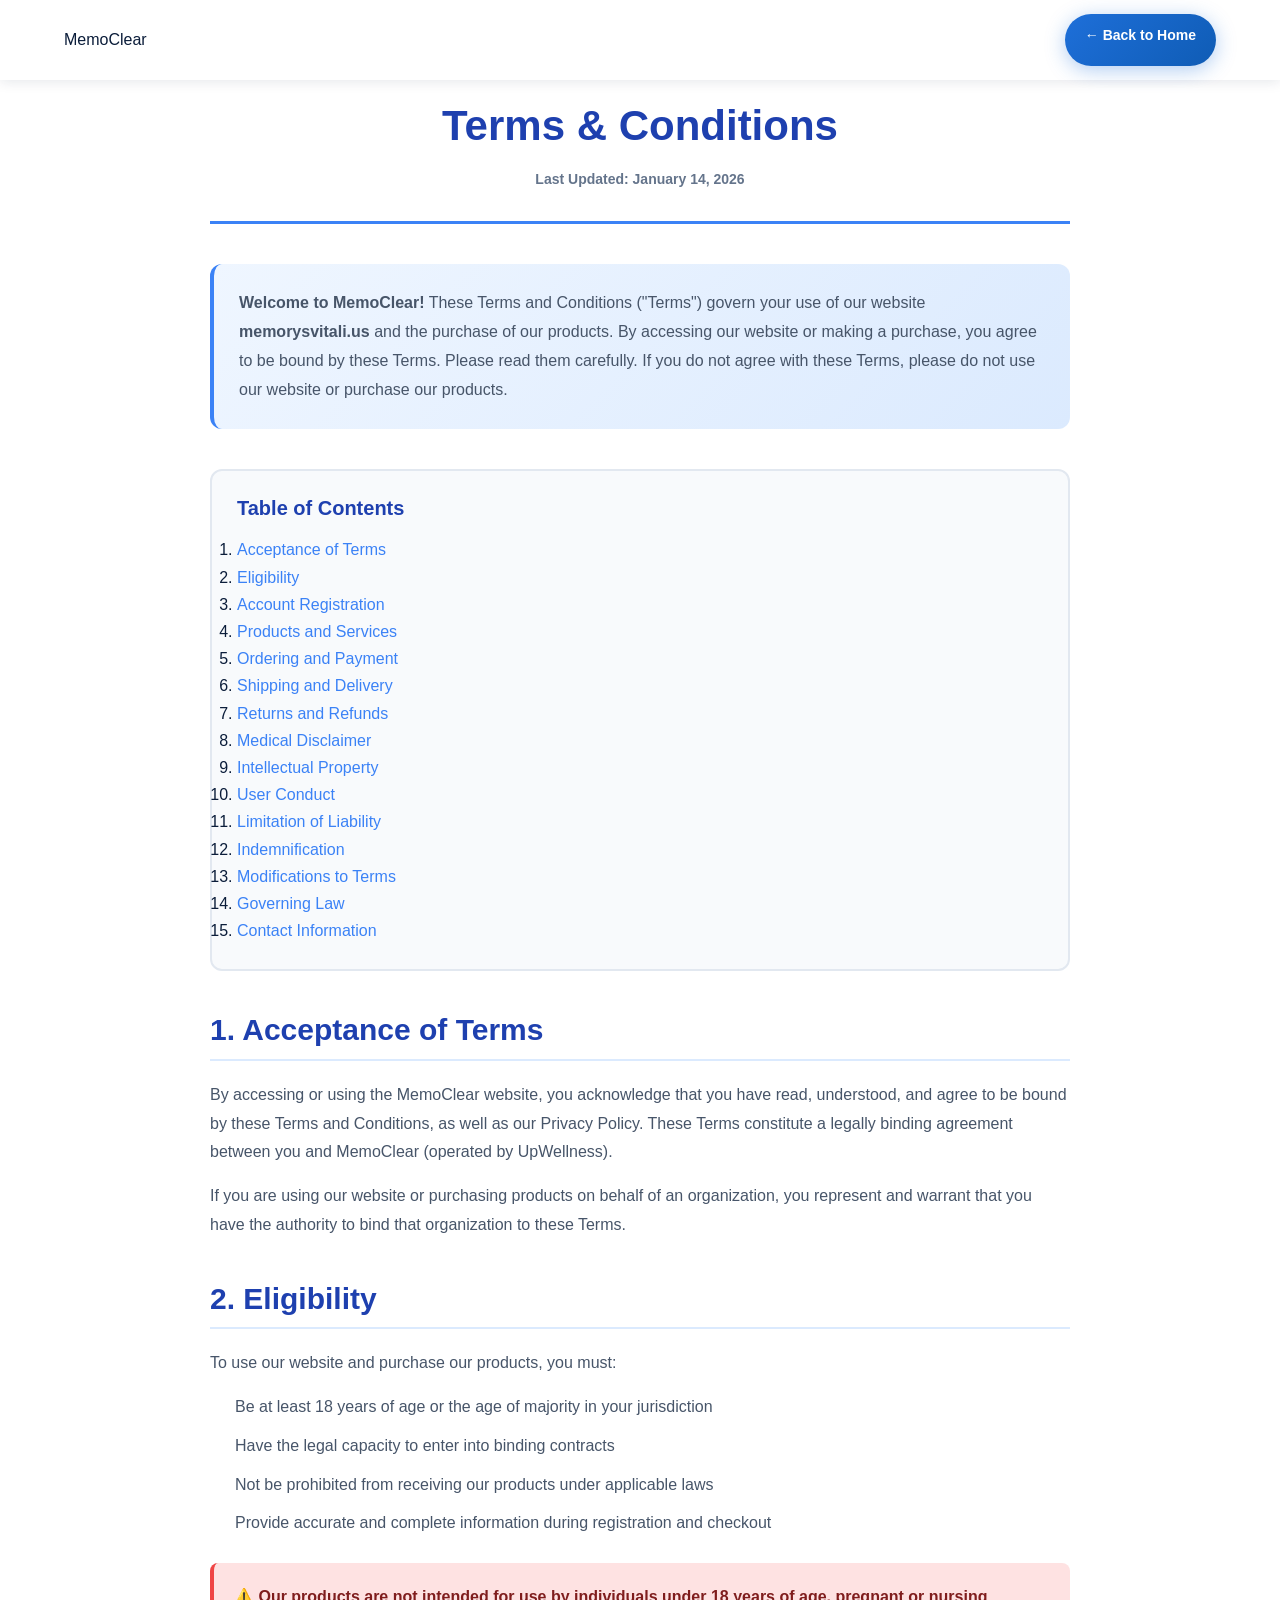
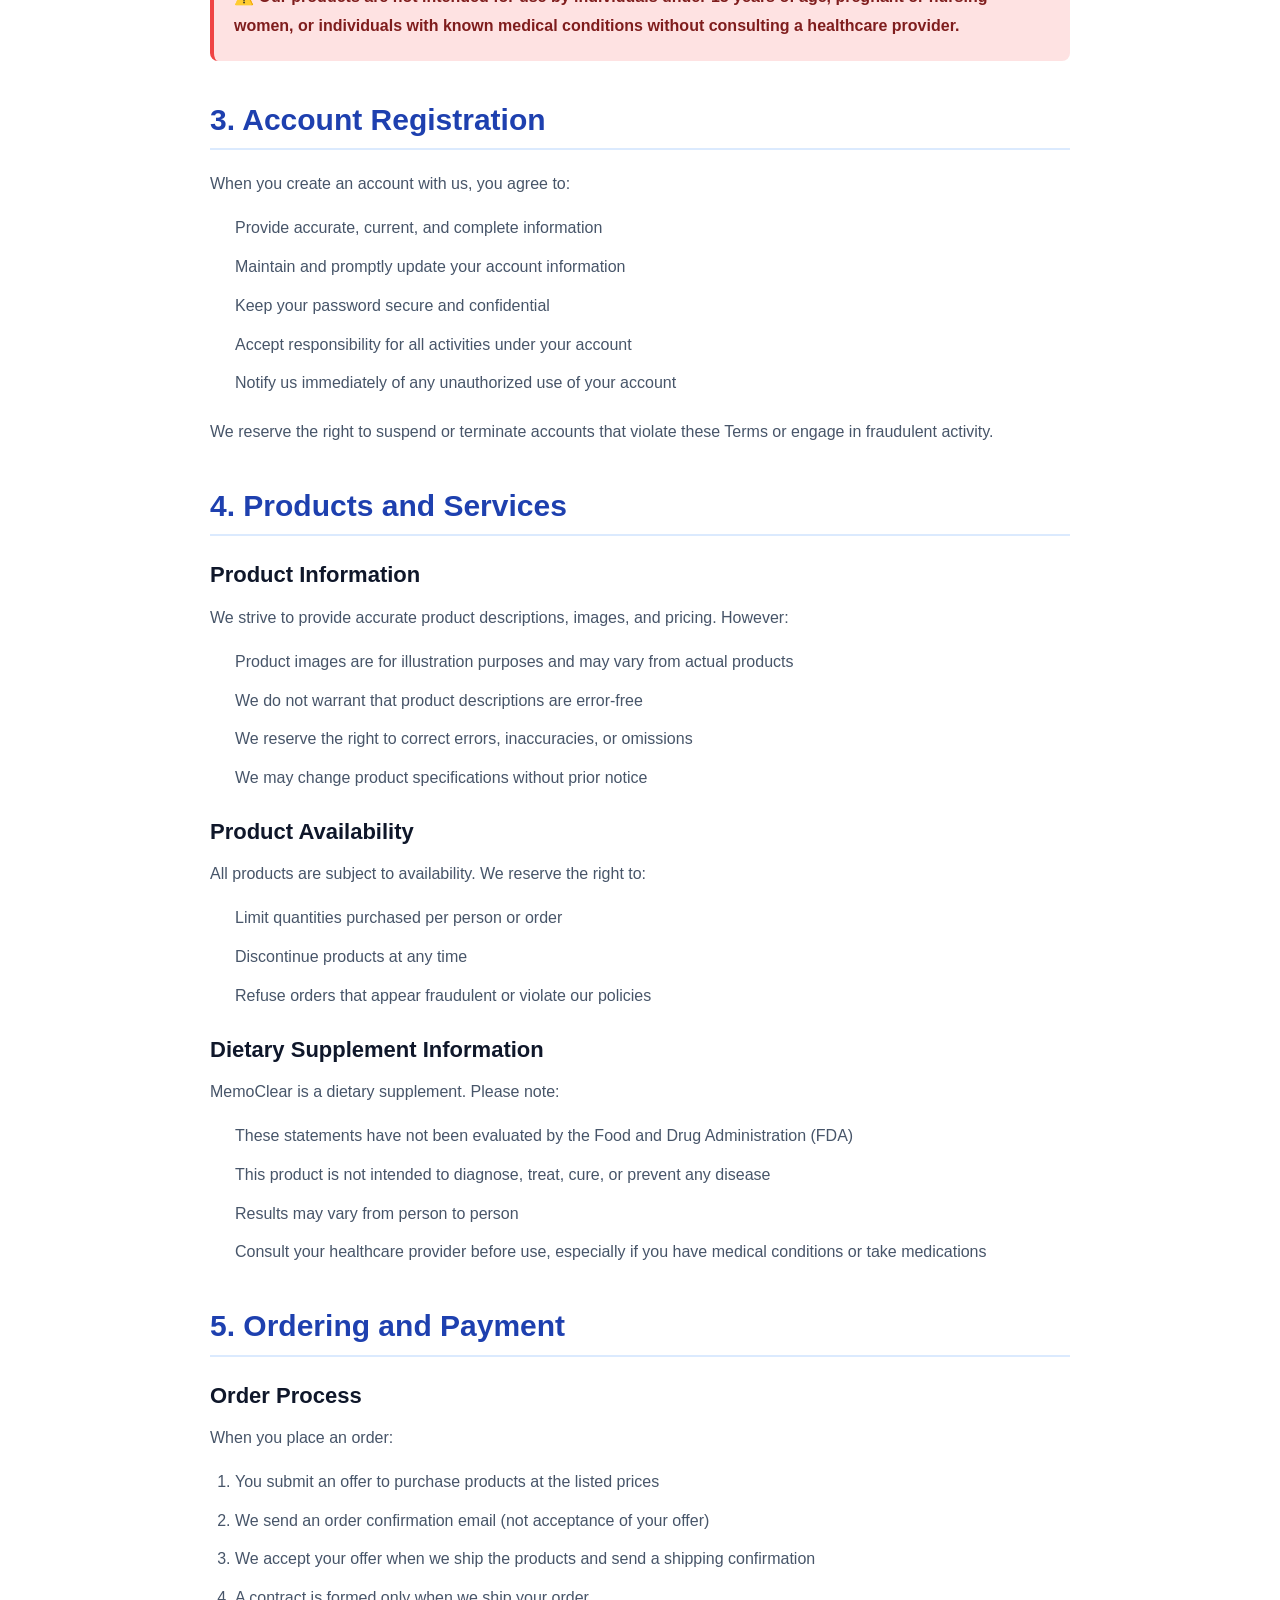
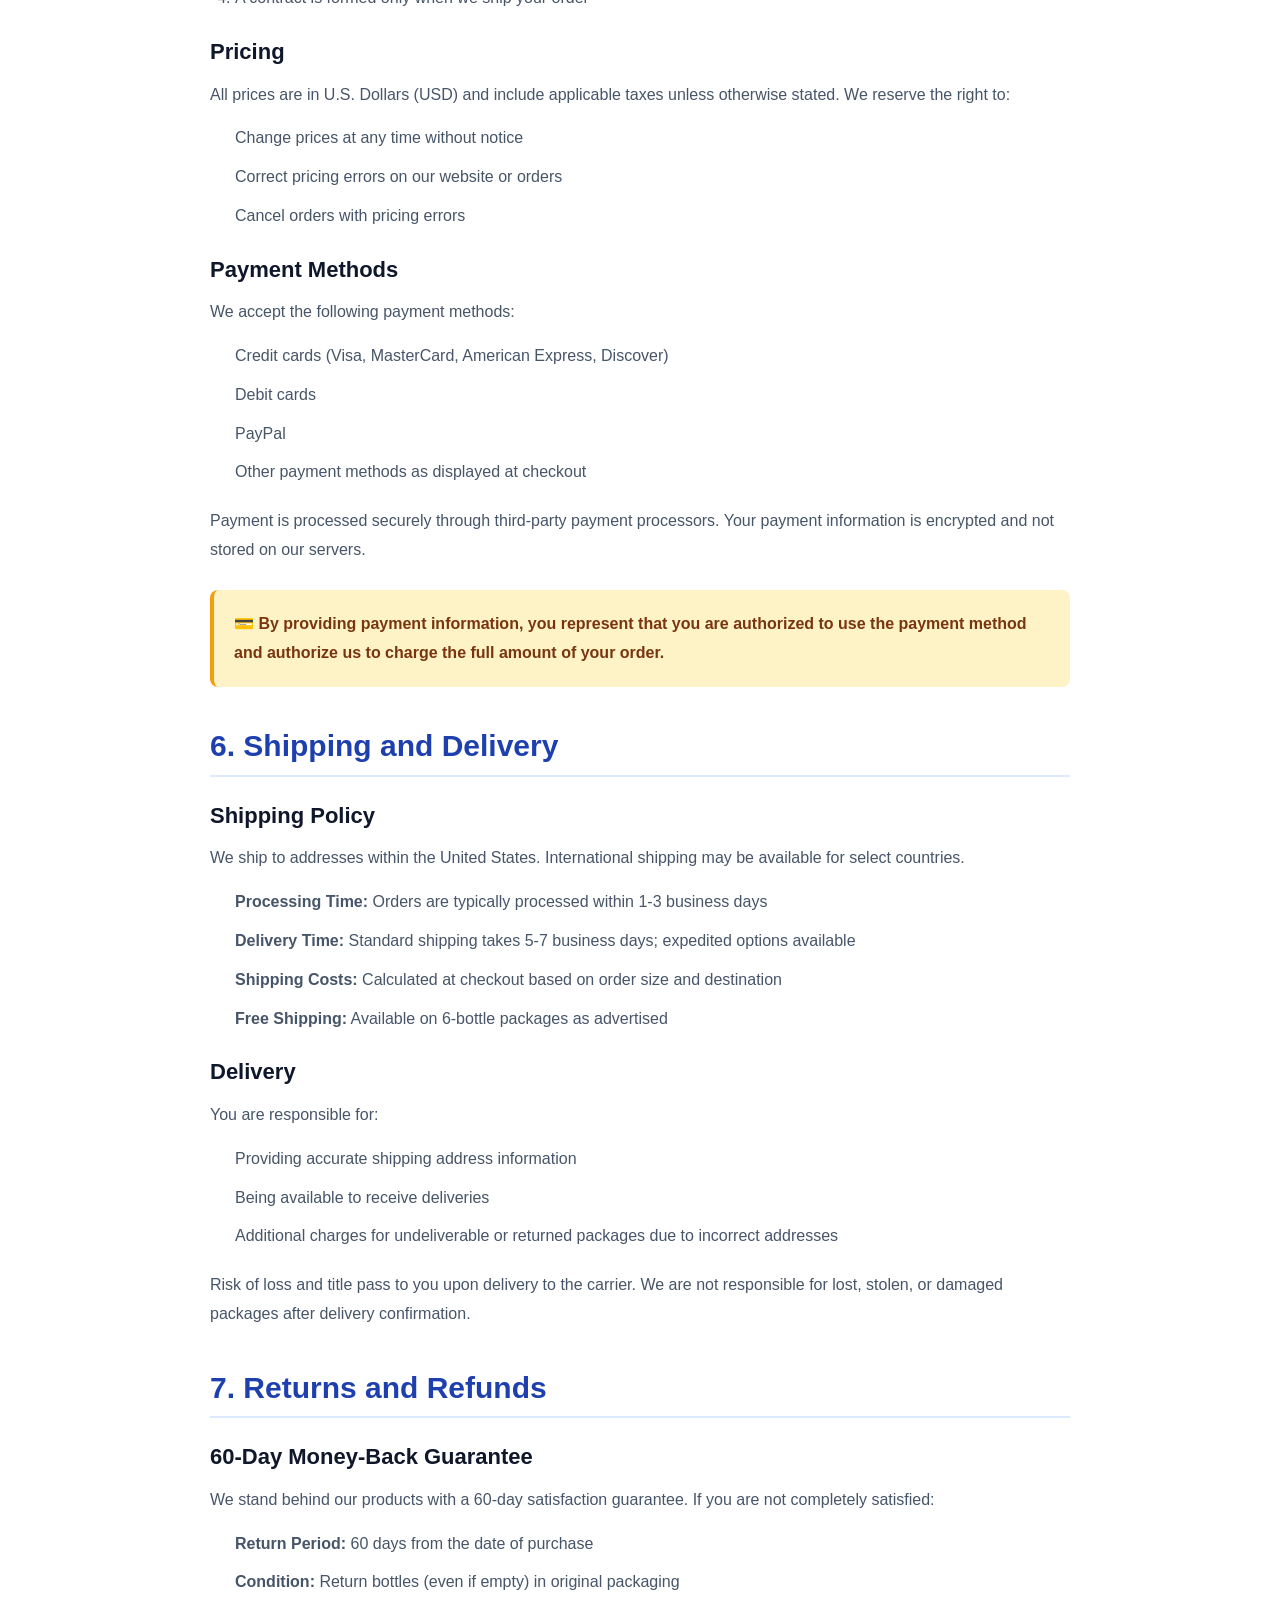
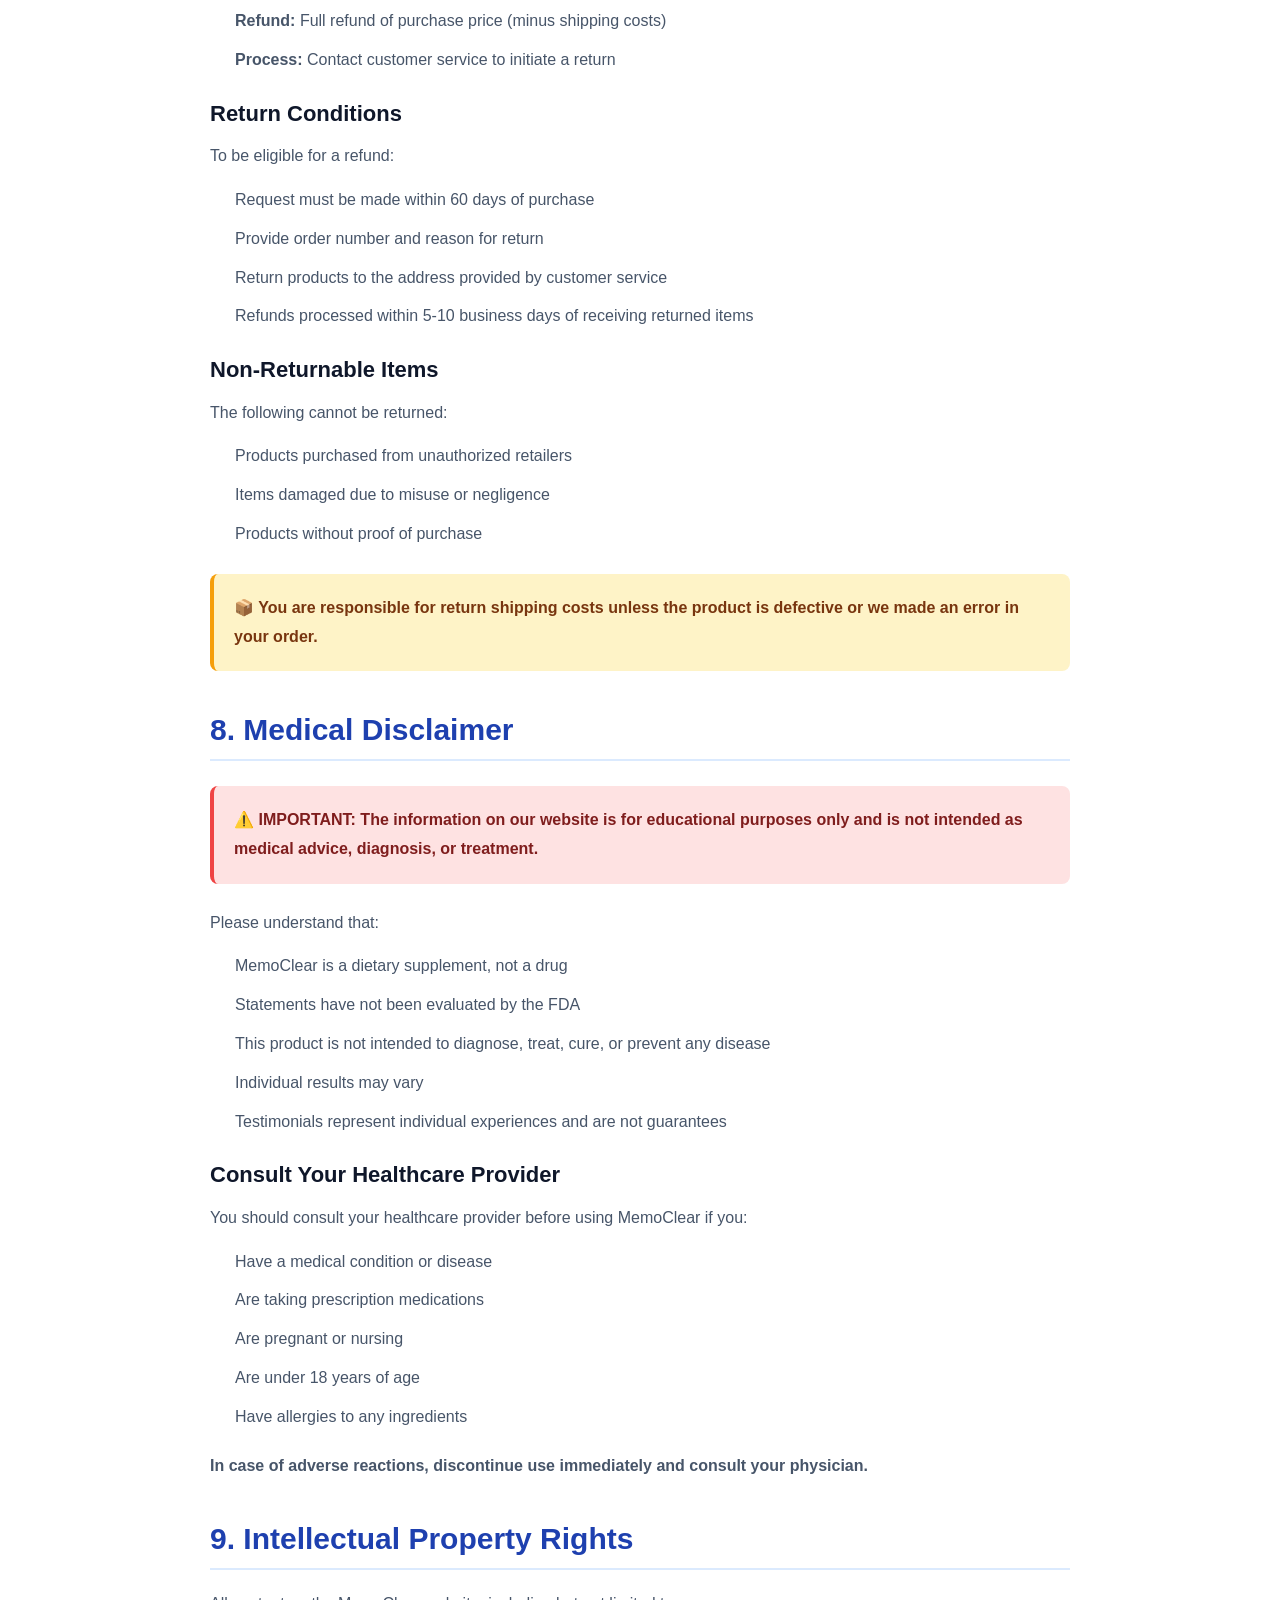
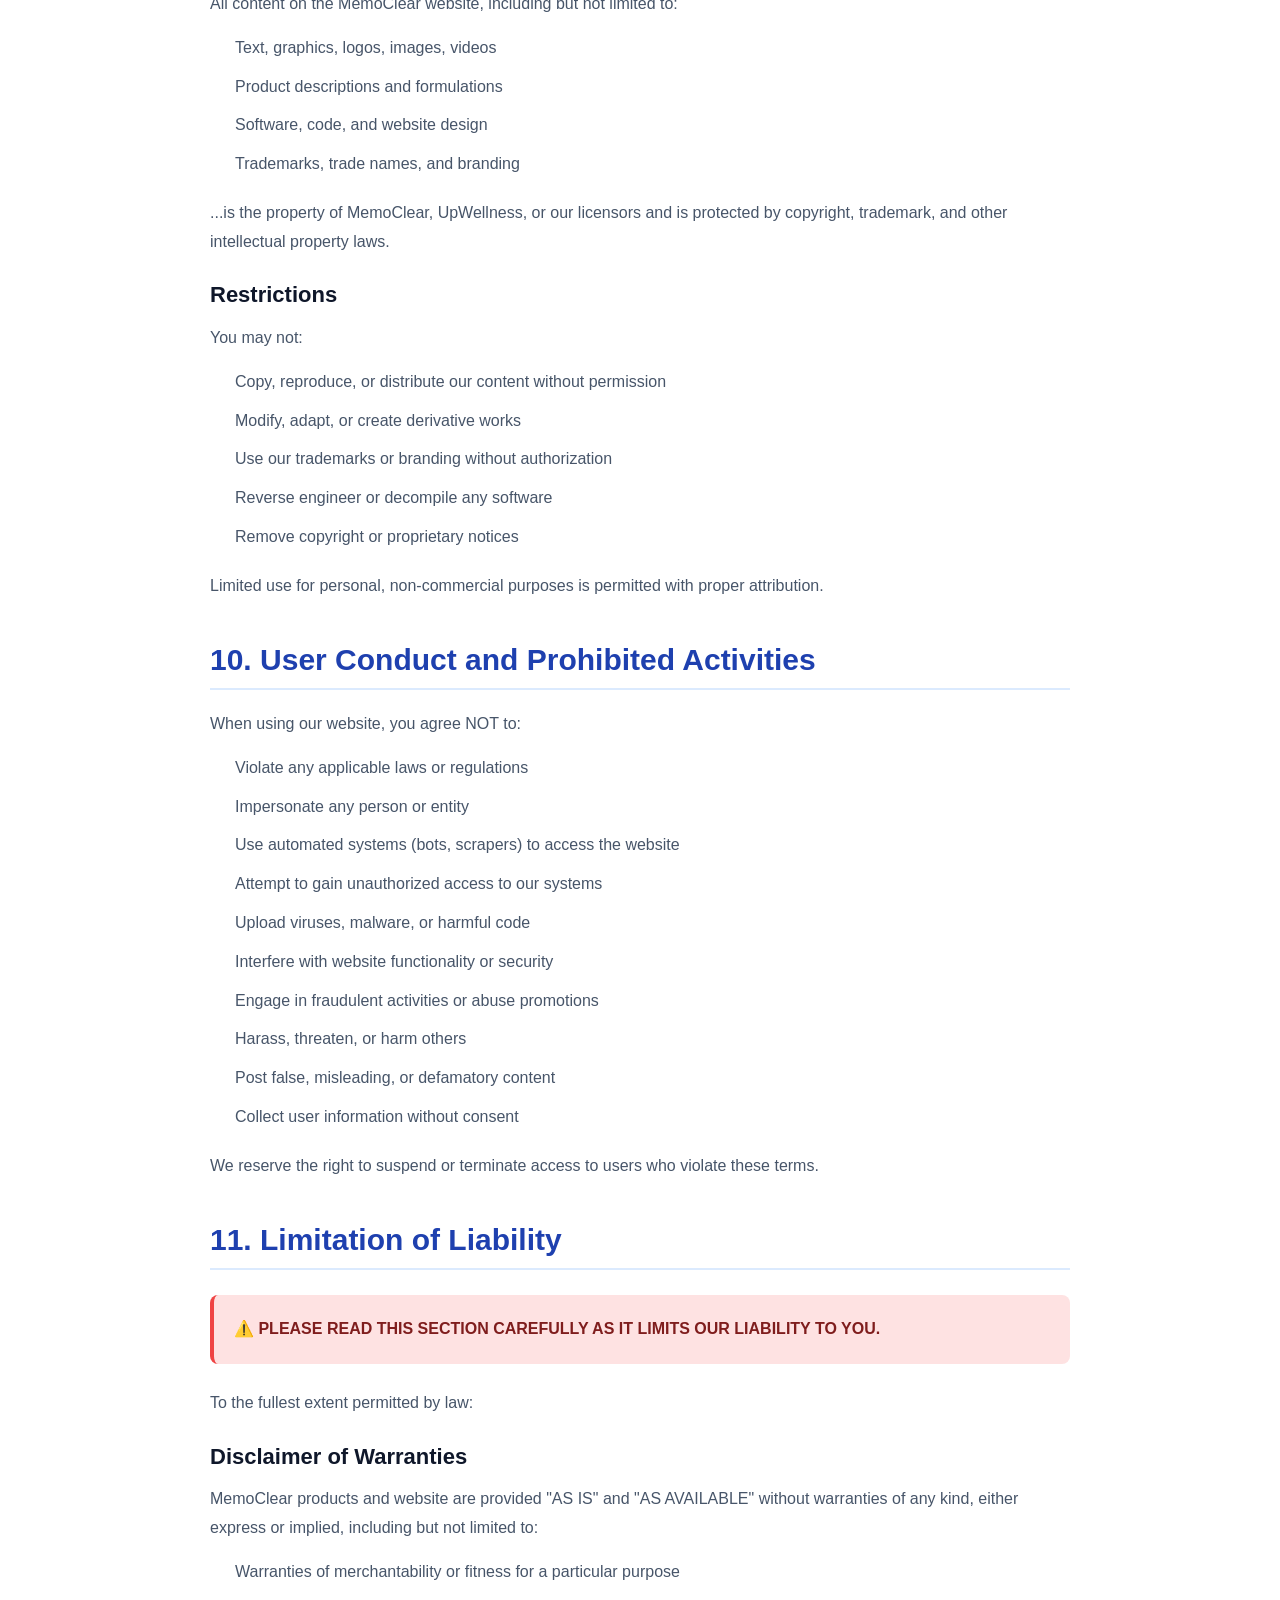
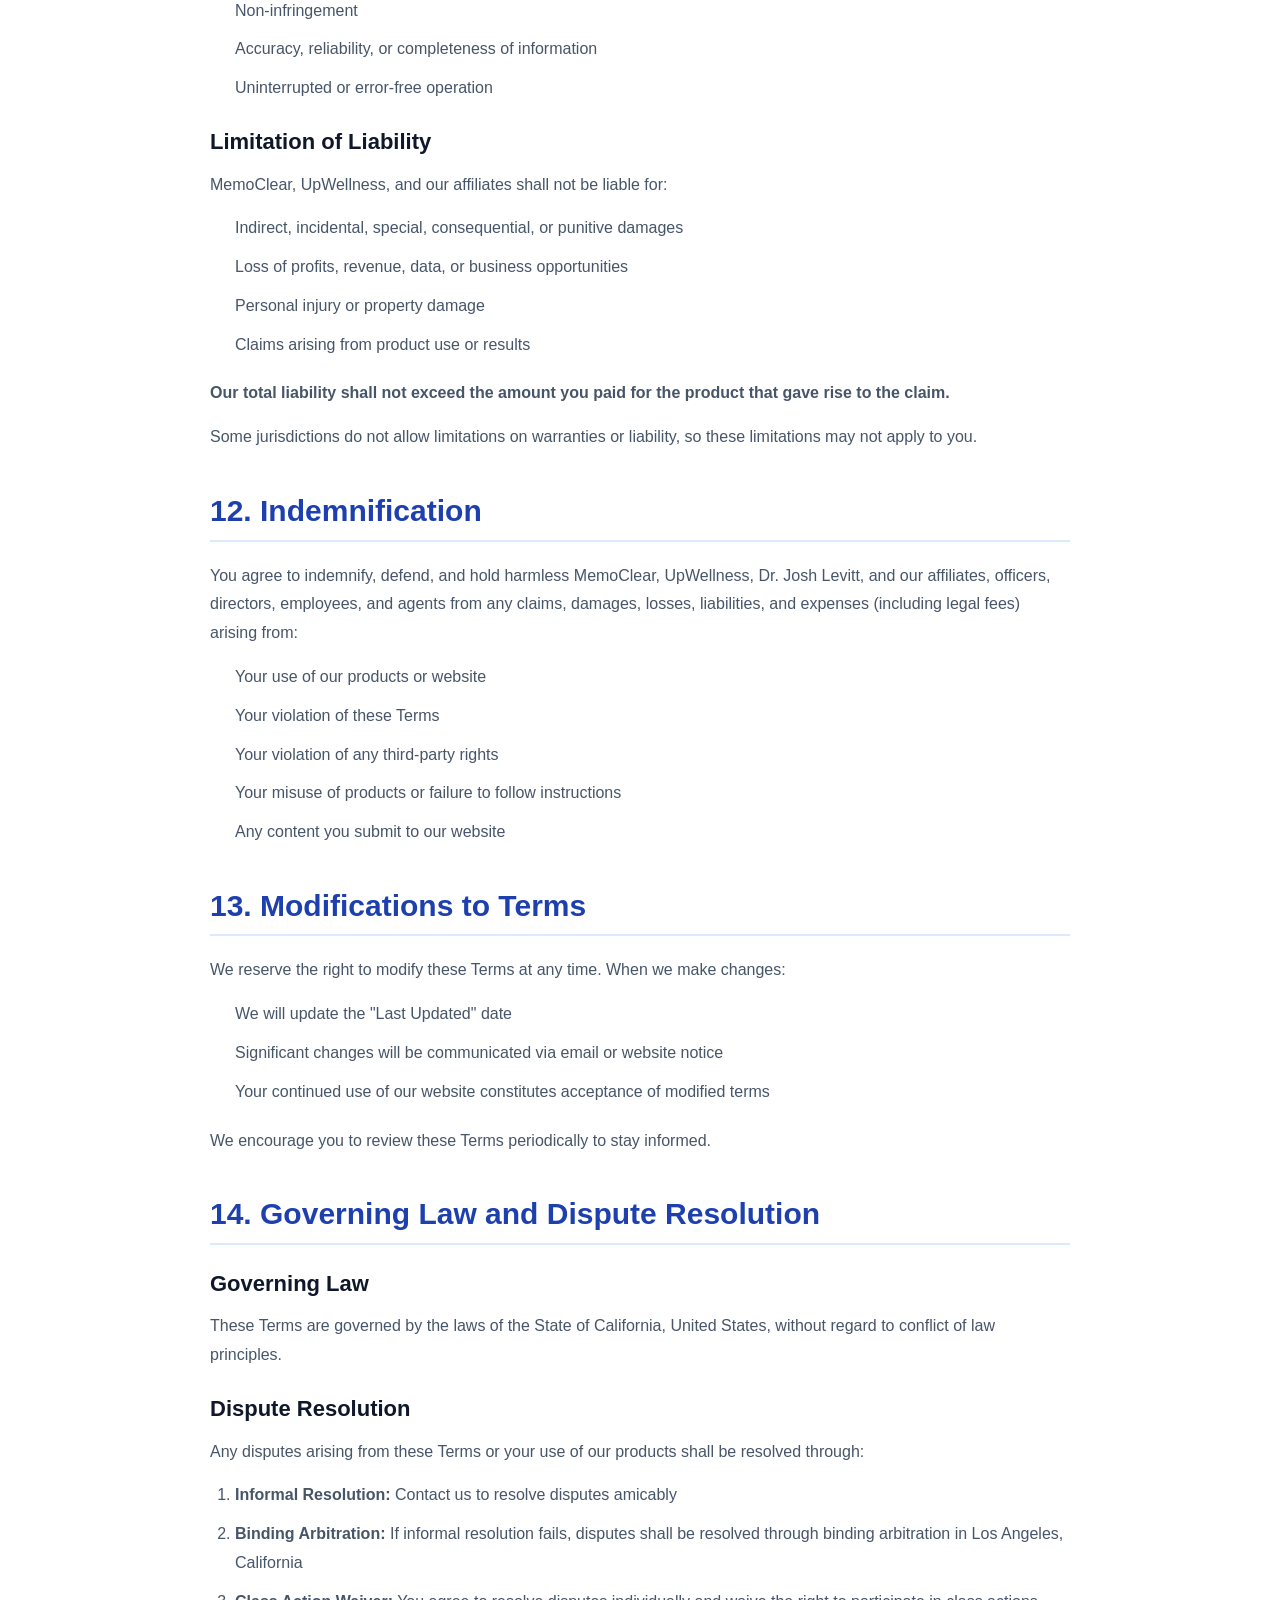
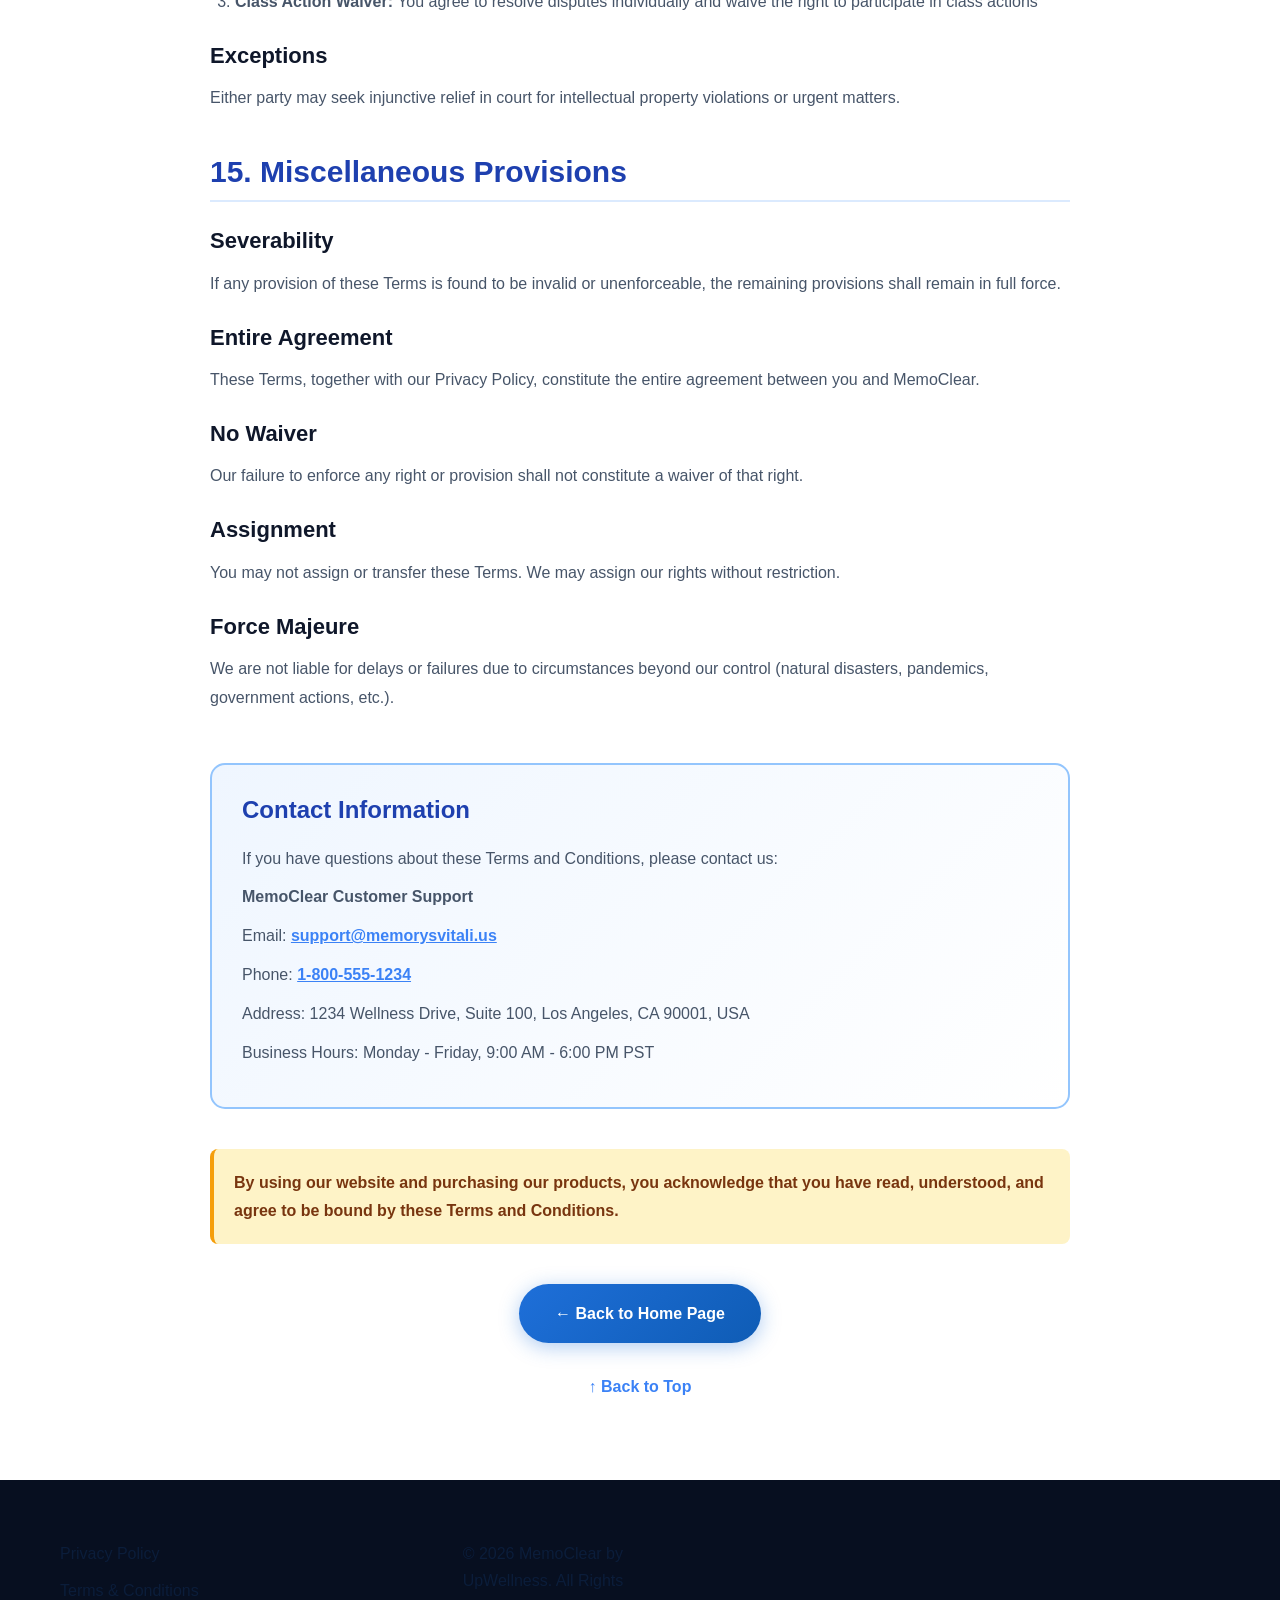
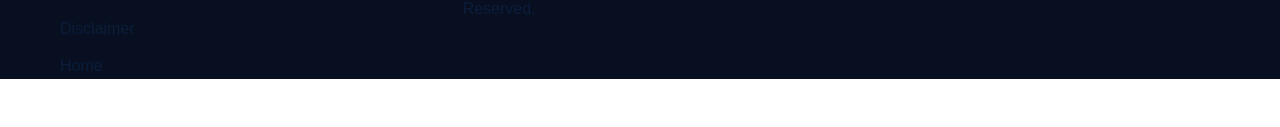
<file: terms-and-conditions.html>
<!DOCTYPE html>
<html lang="en">
<head>
    <meta charset="UTF-8">
    <meta name="viewport" content="width=device-width, initial-scale=1.0, maximum-scale=5.0">
    <meta name="description" content="Terms and Conditions for MemoClear - Read our terms of service, purchase policies, and user agreements.">
    
    
    <link rel="canonical" href="https://memorysvitali.us/terms-conditions">
    <link rel="icon" type="image/x-icon" href="favicon.ico">
    
    <title>Terms & Conditions - MemoClear</title>
    
    <!-- Link to main stylesheet -->
    <link rel="stylesheet" href="styles.css">
    
    <style>
        /* Additional styles for Terms & Conditions page */
        .terms-page {
            background: #fff;
            padding: 80px 0 60px;
        }
        
        @media (min-width: 768px) {
            .terms-page {
                padding: 100px 0 80px;
            }
        }
        
        .terms-container {
            max-width: 900px;
            margin: 0 auto;
        }
        
        .terms-header {
            text-align: center;
            margin-bottom: 40px;
            padding-bottom: 30px;
            border-bottom: 3px solid #3B82F6;
        }
        
        .terms-header h1 {
            color: #1E40AF;
            font-size: 32px;
            margin-bottom: 15px;
        }
        
        @media (min-width: 768px) {
            .terms-header h1 {
                font-size: 42px;
            }
        }
        
        .terms-date {
            color: #64748b;
            font-size: 14px;
            font-weight: 600;
        }
        
        .terms-intro {
            background: linear-gradient(135deg, #EFF6FF 0%, #DBEAFE 100%);
            padding: 25px;
            border-radius: 12px;
            margin-bottom: 40px;
            border-left: 4px solid #3B82F6;
        }
        
        .terms-intro p {
            color: #475569;
            font-size: 16px;
            line-height: 1.8;
            margin-bottom: 0;
        }
        
        .terms-section {
            margin-bottom: 40px;
        }
        
        .terms-section h2 {
            color: #1E40AF;
            font-size: 26px;
            margin-bottom: 20px;
            padding-bottom: 10px;
            border-bottom: 2px solid #DBEAFE;
        }
        
        @media (min-width: 768px) {
            .terms-section h2 {
                font-size: 30px;
            }
        }
        
        .terms-section h3 {
            color: #0f172a;
            font-size: 20px;
            margin-top: 25px;
            margin-bottom: 15px;
        }
        
        @media (min-width: 768px) {
            .terms-section h3 {
                font-size: 22px;
            }
        }
        
        .terms-section p {
            color: #475569;
            font-size: 16px;
            line-height: 1.8;
            margin-bottom: 15px;
        }
        
        .terms-section ul,
        .terms-section ol {
            color: #475569;
            font-size: 16px;
            line-height: 1.8;
            margin-bottom: 20px;
            padding-left: 25px;
        }
        
        .terms-section li {
            margin-bottom: 10px;
        }
        
        .terms-highlight {
            background: #FEF3C7;
            padding: 20px;
            border-radius: 8px;
            border-left: 4px solid #F59E0B;
            margin: 25px 0;
        }
        
        .terms-highlight p {
            color: #78350F;
            font-weight: 600;
            margin-bottom: 0;
        }
        
        .terms-important {
            background: #FEE2E2;
            padding: 20px;
            border-radius: 8px;
            border-left: 4px solid #EF4444;
            margin: 25px 0;
        }
        
        .terms-important p {
            color: #7F1D1D;
            font-weight: 600;
            margin-bottom: 0;
        }
        
        .terms-contact {
            background: linear-gradient(135deg, #EFF6FF 0%, #fff 100%);
            padding: 30px;
            border-radius: 15px;
            margin-top: 50px;
            border: 2px solid #93C5FD;
        }
        
        .terms-contact h2 {
            color: #1E40AF;
            font-size: 24px;
            margin-bottom: 20px;
            border: none;
            padding: 0;
        }
        
        .terms-contact p {
            color: #475569;
            font-size: 16px;
            line-height: 1.8;
            margin-bottom: 10px;
        }
        
        .terms-contact a {
            color: #3B82F6;
            text-decoration: underline;
            font-weight: 600;
        }
        
        .terms-contact a:hover {
            color: #1E40AF;
        }
        
        .back-home {
            text-align: center;
            margin-top: 40px;
        }
        
        .back-home .btn {
            display: inline-flex;
            align-items: center;
            gap: 10px;
        }
        
        .scroll-top-link {
            display: block;
            text-align: center;
            margin-top: 30px;
            color: #3B82F6;
            font-weight: 600;
            cursor: pointer;
        }
        
        .scroll-top-link:hover {
            color: #1E40AF;
        }
        
        .table-of-contents {
            background: #F8FAFC;
            padding: 25px;
            border-radius: 12px;
            margin-bottom: 40px;
            border: 2px solid #E2E8F0;
        }
        
        .table-of-contents h3 {
            color: #1E40AF;
            font-size: 20px;
            margin-bottom: 15px;
        }
        
        .table-of-contents ol {
            margin-bottom: 0;
        }
        
        .table-of-contents a {
            color: #3B82F6;
            text-decoration: none;
        }
        
        .table-of-contents a:hover {
            text-decoration: underline;
        }
    </style>
</head>
<body>
    
    <!-- HEADER -->
    <header id="header">
        <nav class="navbar">
            <div class="container nav-container">
                <div class="logo">
                    <a href="index.html">MemoClear</a>
                </div>
                
                <a href="index.html" class="btn btn-primary" style="font-size: 14px; padding: 10px 20px;">
                    ← Back to Home
                </a>
            </div>
        </nav>
    </header>
    
    <!-- TERMS & CONDITIONS CONTENT -->
    <main class="terms-page">
        <div class="container terms-container">
            
            <div class="terms-header">
                <h1>Terms & Conditions</h1>
                <p class="terms-date">Last Updated: January 14, 2026</p>
            </div>
            
            <div class="terms-intro">
                <p><strong>Welcome to MemoClear!</strong> These Terms and Conditions ("Terms") govern your use of our website <strong>memorysvitali.us</strong> and the purchase of our products. By accessing our website or making a purchase, you agree to be bound by these Terms. Please read them carefully. If you do not agree with these Terms, please do not use our website or purchase our products.</p>
            </div>
            
            <!-- Table of Contents -->
            <div class="table-of-contents">
                <h3>Table of Contents</h3>
                <ol>
                    <li><a href="#acceptance">Acceptance of Terms</a></li>
                    <li><a href="#eligibility">Eligibility</a></li>
                    <li><a href="#account">Account Registration</a></li>
                    <li><a href="#products">Products and Services</a></li>
                    <li><a href="#ordering">Ordering and Payment</a></li>
                    <li><a href="#shipping">Shipping and Delivery</a></li>
                    <li><a href="#returns">Returns and Refunds</a></li>
                    <li><a href="#medical">Medical Disclaimer</a></li>
                    <li><a href="#intellectual">Intellectual Property</a></li>
                    <li><a href="#user-conduct">User Conduct</a></li>
                    <li><a href="#limitation">Limitation of Liability</a></li>
                    <li><a href="#indemnification">Indemnification</a></li>
                    <li><a href="#modifications">Modifications to Terms</a></li>
                    <li><a href="#governing-law">Governing Law</a></li>
                    <li><a href="#contact">Contact Information</a></li>
                </ol>
            </div>
            
            <!-- Section 1 -->
            <div class="terms-section" id="acceptance">
                <h2>1. Acceptance of Terms</h2>
                <p>By accessing or using the MemoClear website, you acknowledge that you have read, understood, and agree to be bound by these Terms and Conditions, as well as our Privacy Policy. These Terms constitute a legally binding agreement between you and MemoClear (operated by UpWellness).</p>
                
                <p>If you are using our website or purchasing products on behalf of an organization, you represent and warrant that you have the authority to bind that organization to these Terms.</p>
            </div>
            
            <!-- Section 2 -->
            <div class="terms-section" id="eligibility">
                <h2>2. Eligibility</h2>
                <p>To use our website and purchase our products, you must:</p>
                <ul>
                    <li>Be at least 18 years of age or the age of majority in your jurisdiction</li>
                    <li>Have the legal capacity to enter into binding contracts</li>
                    <li>Not be prohibited from receiving our products under applicable laws</li>
                    <li>Provide accurate and complete information during registration and checkout</li>
                </ul>
                
                <div class="terms-important">
                    <p>⚠️ Our products are not intended for use by individuals under 18 years of age, pregnant or nursing women, or individuals with known medical conditions without consulting a healthcare provider.</p>
                </div>
            </div>
            
            <!-- Section 3 -->
            <div class="terms-section" id="account">
                <h2>3. Account Registration</h2>
                <p>When you create an account with us, you agree to:</p>
                <ul>
                    <li>Provide accurate, current, and complete information</li>
                    <li>Maintain and promptly update your account information</li>
                    <li>Keep your password secure and confidential</li>
                    <li>Accept responsibility for all activities under your account</li>
                    <li>Notify us immediately of any unauthorized use of your account</li>
                </ul>
                
                <p>We reserve the right to suspend or terminate accounts that violate these Terms or engage in fraudulent activity.</p>
            </div>
            
            <!-- Section 4 -->
            <div class="terms-section" id="products">
                <h2>4. Products and Services</h2>
                
                <h3>Product Information</h3>
                <p>We strive to provide accurate product descriptions, images, and pricing. However:</p>
                <ul>
                    <li>Product images are for illustration purposes and may vary from actual products</li>
                    <li>We do not warrant that product descriptions are error-free</li>
                    <li>We reserve the right to correct errors, inaccuracies, or omissions</li>
                    <li>We may change product specifications without prior notice</li>
                </ul>
                
                <h3>Product Availability</h3>
                <p>All products are subject to availability. We reserve the right to:</p>
                <ul>
                    <li>Limit quantities purchased per person or order</li>
                    <li>Discontinue products at any time</li>
                    <li>Refuse orders that appear fraudulent or violate our policies</li>
                </ul>
                
                <h3>Dietary Supplement Information</h3>
                <p>MemoClear is a dietary supplement. Please note:</p>
                <ul>
                    <li>These statements have not been evaluated by the Food and Drug Administration (FDA)</li>
                    <li>This product is not intended to diagnose, treat, cure, or prevent any disease</li>
                    <li>Results may vary from person to person</li>
                    <li>Consult your healthcare provider before use, especially if you have medical conditions or take medications</li>
                </ul>
            </div>
            
            <!-- Section 5 -->
            <div class="terms-section" id="ordering">
                <h2>5. Ordering and Payment</h2>
                
                <h3>Order Process</h3>
                <p>When you place an order:</p>
                <ol>
                    <li>You submit an offer to purchase products at the listed prices</li>
                    <li>We send an order confirmation email (not acceptance of your offer)</li>
                    <li>We accept your offer when we ship the products and send a shipping confirmation</li>
                    <li>A contract is formed only when we ship your order</li>
                </ol>
                
                <h3>Pricing</h3>
                <p>All prices are in U.S. Dollars (USD) and include applicable taxes unless otherwise stated. We reserve the right to:</p>
                <ul>
                    <li>Change prices at any time without notice</li>
                    <li>Correct pricing errors on our website or orders</li>
                    <li>Cancel orders with pricing errors</li>
                </ul>
                
                <h3>Payment Methods</h3>
                <p>We accept the following payment methods:</p>
                <ul>
                    <li>Credit cards (Visa, MasterCard, American Express, Discover)</li>
                    <li>Debit cards</li>
                    <li>PayPal</li>
                    <li>Other payment methods as displayed at checkout</li>
                </ul>
                
                <p>Payment is processed securely through third-party payment processors. Your payment information is encrypted and not stored on our servers.</p>
                
                <div class="terms-highlight">
                    <p>💳 By providing payment information, you represent that you are authorized to use the payment method and authorize us to charge the full amount of your order.</p>
                </div>
            </div>
            
            <!-- Section 6 -->
            <div class="terms-section" id="shipping">
                <h2>6. Shipping and Delivery</h2>
                
                <h3>Shipping Policy</h3>
                <p>We ship to addresses within the United States. International shipping may be available for select countries.</p>
                
                <ul>
                    <li><strong>Processing Time:</strong> Orders are typically processed within 1-3 business days</li>
                    <li><strong>Delivery Time:</strong> Standard shipping takes 5-7 business days; expedited options available</li>
                    <li><strong>Shipping Costs:</strong> Calculated at checkout based on order size and destination</li>
                    <li><strong>Free Shipping:</strong> Available on 6-bottle packages as advertised</li>
                </ul>
                
                <h3>Delivery</h3>
                <p>You are responsible for:</p>
                <ul>
                    <li>Providing accurate shipping address information</li>
                    <li>Being available to receive deliveries</li>
                    <li>Additional charges for undeliverable or returned packages due to incorrect addresses</li>
                </ul>
                
                <p>Risk of loss and title pass to you upon delivery to the carrier. We are not responsible for lost, stolen, or damaged packages after delivery confirmation.</p>
            </div>
            
            <!-- Section 7 -->
            <div class="terms-section" id="returns">
                <h2>7. Returns and Refunds</h2>
                
                <h3>60-Day Money-Back Guarantee</h3>
                <p>We stand behind our products with a 60-day satisfaction guarantee. If you are not completely satisfied:</p>
                
                <ul>
                    <li><strong>Return Period:</strong> 60 days from the date of purchase</li>
                    <li><strong>Condition:</strong> Return bottles (even if empty) in original packaging</li>
                    <li><strong>Refund:</strong> Full refund of purchase price (minus shipping costs)</li>
                    <li><strong>Process:</strong> Contact customer service to initiate a return</li>
                </ul>
                
                <h3>Return Conditions</h3>
                <p>To be eligible for a refund:</p>
                <ul>
                    <li>Request must be made within 60 days of purchase</li>
                    <li>Provide order number and reason for return</li>
                    <li>Return products to the address provided by customer service</li>
                    <li>Refunds processed within 5-10 business days of receiving returned items</li>
                </ul>
                
                <h3>Non-Returnable Items</h3>
                <p>The following cannot be returned:</p>
                <ul>
                    <li>Products purchased from unauthorized retailers</li>
                    <li>Items damaged due to misuse or negligence</li>
                    <li>Products without proof of purchase</li>
                </ul>
                
                <div class="terms-highlight">
                    <p>📦 You are responsible for return shipping costs unless the product is defective or we made an error in your order.</p>
                </div>
            </div>
            
            <!-- Section 8 -->
            <div class="terms-section" id="medical">
                <h2>8. Medical Disclaimer</h2>
                
                <div class="terms-important">
                    <p>⚠️ IMPORTANT: The information on our website is for educational purposes only and is not intended as medical advice, diagnosis, or treatment.</p>
                </div>
                
                <p>Please understand that:</p>
                <ul>
                    <li>MemoClear is a dietary supplement, not a drug</li>
                    <li>Statements have not been evaluated by the FDA</li>
                    <li>This product is not intended to diagnose, treat, cure, or prevent any disease</li>
                    <li>Individual results may vary</li>
                    <li>Testimonials represent individual experiences and are not guarantees</li>
                </ul>
                
                <h3>Consult Your Healthcare Provider</h3>
                <p>You should consult your healthcare provider before using MemoClear if you:</p>
                <ul>
                    <li>Have a medical condition or disease</li>
                    <li>Are taking prescription medications</li>
                    <li>Are pregnant or nursing</li>
                    <li>Are under 18 years of age</li>
                    <li>Have allergies to any ingredients</li>
                </ul>
                
                <p><strong>In case of adverse reactions, discontinue use immediately and consult your physician.</strong></p>
            </div>
            
            <!-- Section 9 -->
            <div class="terms-section" id="intellectual">
                <h2>9. Intellectual Property Rights</h2>
                
                <p>All content on the MemoClear website, including but not limited to:</p>
                <ul>
                    <li>Text, graphics, logos, images, videos</li>
                    <li>Product descriptions and formulations</li>
                    <li>Software, code, and website design</li>
                    <li>Trademarks, trade names, and branding</li>
                </ul>
                
                <p>...is the property of MemoClear, UpWellness, or our licensors and is protected by copyright, trademark, and other intellectual property laws.</p>
                
                <h3>Restrictions</h3>
                <p>You may not:</p>
                <ul>
                    <li>Copy, reproduce, or distribute our content without permission</li>
                    <li>Modify, adapt, or create derivative works</li>
                    <li>Use our trademarks or branding without authorization</li>
                    <li>Reverse engineer or decompile any software</li>
                    <li>Remove copyright or proprietary notices</li>
                </ul>
                
                <p>Limited use for personal, non-commercial purposes is permitted with proper attribution.</p>
            </div>
            
            <!-- Section 10 -->
            <div class="terms-section" id="user-conduct">
                <h2>10. User Conduct and Prohibited Activities</h2>
                
                <p>When using our website, you agree NOT to:</p>
                <ul>
                    <li>Violate any applicable laws or regulations</li>
                    <li>Impersonate any person or entity</li>
                    <li>Use automated systems (bots, scrapers) to access the website</li>
                    <li>Attempt to gain unauthorized access to our systems</li>
                    <li>Upload viruses, malware, or harmful code</li>
                    <li>Interfere with website functionality or security</li>
                    <li>Engage in fraudulent activities or abuse promotions</li>
                    <li>Harass, threaten, or harm others</li>
                    <li>Post false, misleading, or defamatory content</li>
                    <li>Collect user information without consent</li>
                </ul>
                
                <p>We reserve the right to suspend or terminate access to users who violate these terms.</p>
            </div>
            
            <!-- Section 11 -->
            <div class="terms-section" id="limitation">
                <h2>11. Limitation of Liability</h2>
                
                <div class="terms-important">
                    <p>⚠️ PLEASE READ THIS SECTION CAREFULLY AS IT LIMITS OUR LIABILITY TO YOU.</p>
                </div>
                
                <p>To the fullest extent permitted by law:</p>
                
                <h3>Disclaimer of Warranties</h3>
                <p>MemoClear products and website are provided "AS IS" and "AS AVAILABLE" without warranties of any kind, either express or implied, including but not limited to:</p>
                <ul>
                    <li>Warranties of merchantability or fitness for a particular purpose</li>
                    <li>Non-infringement</li>
                    <li>Accuracy, reliability, or completeness of information</li>
                    <li>Uninterrupted or error-free operation</li>
                </ul>
                
                <h3>Limitation of Liability</h3>
                <p>MemoClear, UpWellness, and our affiliates shall not be liable for:</p>
                <ul>
                    <li>Indirect, incidental, special, consequential, or punitive damages</li>
                    <li>Loss of profits, revenue, data, or business opportunities</li>
                    <li>Personal injury or property damage</li>
                    <li>Claims arising from product use or results</li>
                </ul>
                
                <p><strong>Our total liability shall not exceed the amount you paid for the product that gave rise to the claim.</strong></p>
                
                <p>Some jurisdictions do not allow limitations on warranties or liability, so these limitations may not apply to you.</p>
            </div>
            
            <!-- Section 12 -->
            <div class="terms-section" id="indemnification">
                <h2>12. Indemnification</h2>
                
                <p>You agree to indemnify, defend, and hold harmless MemoClear, UpWellness, Dr. Josh Levitt, and our affiliates, officers, directors, employees, and agents from any claims, damages, losses, liabilities, and expenses (including legal fees) arising from:</p>
                <ul>
                    <li>Your use of our products or website</li>
                    <li>Your violation of these Terms</li>
                    <li>Your violation of any third-party rights</li>
                    <li>Your misuse of products or failure to follow instructions</li>
                    <li>Any content you submit to our website</li>
                </ul>
            </div>
            
            <!-- Section 13 -->
            <div class="terms-section" id="modifications">
                <h2>13. Modifications to Terms</h2>
                
                <p>We reserve the right to modify these Terms at any time. When we make changes:</p>
                <ul>
                    <li>We will update the "Last Updated" date</li>
                    <li>Significant changes will be communicated via email or website notice</li>
                    <li>Your continued use of our website constitutes acceptance of modified terms</li>
                </ul>
                
                <p>We encourage you to review these Terms periodically to stay informed.</p>
            </div>
            
            <!-- Section 14 -->
            <div class="terms-section" id="governing-law">
                <h2>14. Governing Law and Dispute Resolution</h2>
                
                <h3>Governing Law</h3>
                <p>These Terms are governed by the laws of the State of California, United States, without regard to conflict of law principles.</p>
                
                <h3>Dispute Resolution</h3>
                <p>Any disputes arising from these Terms or your use of our products shall be resolved through:</p>
                <ol>
                    <li><strong>Informal Resolution:</strong> Contact us to resolve disputes amicably</li>
                    <li><strong>Binding Arbitration:</strong> If informal resolution fails, disputes shall be resolved through binding arbitration in Los Angeles, California</li>
                    <li><strong>Class Action Waiver:</strong> You agree to resolve disputes individually and waive the right to participate in class actions</li>
                </ol>
                
                <h3>Exceptions</h3>
                <p>Either party may seek injunctive relief in court for intellectual property violations or urgent matters.</p>
            </div>
            
            <!-- Section 15 -->
            <div class="terms-section">
                <h2>15. Miscellaneous Provisions</h2>
                
                <h3>Severability</h3>
                <p>If any provision of these Terms is found to be invalid or unenforceable, the remaining provisions shall remain in full force.</p>
                
                <h3>Entire Agreement</h3>
                <p>These Terms, together with our Privacy Policy, constitute the entire agreement between you and MemoClear.</p>
                
                <h3>No Waiver</h3>
                <p>Our failure to enforce any right or provision shall not constitute a waiver of that right.</p>
                
                <h3>Assignment</h3>
                <p>You may not assign or transfer these Terms. We may assign our rights without restriction.</p>
                
                <h3>Force Majeure</h3>
                <p>We are not liable for delays or failures due to circumstances beyond our control (natural disasters, pandemics, government actions, etc.).</p>
            </div>
            
            <!-- Contact Section -->
            <div class="terms-contact" id="contact">
                <h2>Contact Information</h2>
                <p>If you have questions about these Terms and Conditions, please contact us:</p>
                
                <p><strong>MemoClear Customer Support</strong></p>
                <p>Email: <a href="mailto:support@memorysvitali.us">support@memorysvitali.us</a></p>
                <p>Phone: <a href="tel:+18005551234">1-800-555-1234</a></p>
                <p>Address: 1234 Wellness Drive, Suite 100, Los Angeles, CA 90001, USA</p>
                <p>Business Hours: Monday - Friday, 9:00 AM - 6:00 PM PST</p>
            </div>
            
            <!-- Acknowledgment -->
            <div class="terms-highlight" style="margin-top: 40px;">
                <p><strong>By using our website and purchasing our products, you acknowledge that you have read, understood, and agree to be bound by these Terms and Conditions.</strong></p>
            </div>
            
            <!-- Back to Home Button -->
            <div class="back-home">
                <a href="index.html" class="btn btn-primary">
                    ← Back to Home Page
                </a>
            </div>
            
            <!-- Scroll to Top -->
            <a href="#" class="scroll-top-link" onclick="window.scrollTo({top: 0, behavior: 'smooth'}); return false;">
                ↑ Back to Top
            </a>
            
        </div>
    </main>
    
    <!-- FOOTER -->
    <footer id="footer" class="footer">
        <div class="container">
            <div class="footer-grid">
                <div class="footer-links">
                    <a href="privacy-policy.html">Privacy Policy</a>
                    <a href="terms-conditions.html">Terms & Conditions</a>
                    <a href="disclaimer.html">Disclaimer</a>
                    <a href="index.html">Home</a>
                </div>
                
                <div class="footer-copyright">
                    <p>&copy; 2026 MemoClear by UpWellness. All Rights Reserved.</p>
                </div>
            </div>
        </div>
    </footer>
    
</body>
</html>
</file>
<file: styles.css>
/* =============================================
   MEMORYVITALI - styles.css
   Design: Medical Professional + Premium
   Colors: Deep Navy, Electric Blue, Gold
   Fonts: Montserrat (headings) + Open Sans (body)
============================================= */

/* === CSS VARIABLES === */
:root {
  --navy: #0B1D3A;
  --navy-light: #132448;
  --blue: #1E6FD9;
  --blue-light: #3B9EFF;
  --gold: #D4A017;
  --gold-light: #F5C842;
  --white: #FFFFFF;
  --off-white: #F4F8FF;
  --gray: #6B7A99;
  --light-gray: #E8EDF7;
  --green: #10B981;
  --red: #EF4444;
  --shadow-sm: 0 2px 12px rgba(11,29,58,0.10);
  --shadow-md: 0 8px 32px rgba(11,29,58,0.16);
  --shadow-lg: 0 20px 60px rgba(11,29,58,0.24);
  --radius: 16px;
  --radius-lg: 24px;
  --transition: all 0.3s cubic-bezier(0.4, 0, 0.2, 1);
}

/* === BASE RESET === */
*, *::before, *::after { box-sizing: border-box; margin: 0; padding: 0; }
html { font-size: 16px; scroll-behavior: smooth; -webkit-text-size-adjust: 100%; -ms-text-size-adjust: 100%; }
* { -webkit-tap-highlight-color: transparent; }
body { font-family: 'Open Sans', sans-serif; color: var(--navy); background: var(--white); overflow-x: hidden; line-height: 1.7; }
img { max-width: 100%; height: auto; display: block; }
a { text-decoration: none; color: inherit; }
ul { list-style: none; }
button { cursor: pointer; border: none; background: none; font-family: inherit; }

/* === TYPOGRAPHY === */
h1, h2, h3, h4, h5 { font-family: 'Montserrat', sans-serif; font-weight: 700; line-height: 1.25; }
p { font-family: 'Open Sans', sans-serif; }

/* === UTILITY === */
.container { width: 100%; max-width: 1200px; margin: 0 auto; padding: 0 20px; }
.section-heading { font-size: clamp(22px, 4vw, 36px); color: var(--navy); text-align: center; margin-bottom: 12px; }
.section-heading span { color: var(--blue); }
.section-sub { text-align: center; color: var(--gray); font-size: 16px; max-width: 600px; margin: 0 auto 40px; }
.section-label { display: inline-block; background: rgba(30,111,217,0.1); color: var(--blue); padding: 6px 16px; border-radius: 50px; font-size: 13px; font-weight: 700; margin-bottom: 16px; font-family: 'Montserrat', sans-serif; text-transform: uppercase; letter-spacing: 1px; }
.section-label-center { display: block; text-align: center; margin: 0 auto 12px; background: rgba(30,111,217,0.1); color: var(--blue); padding: 6px 16px; border-radius: 50px; font-size: 13px; font-weight: 700; width: fit-content; font-family: 'Montserrat', sans-serif; text-transform: uppercase; letter-spacing: 1px; }
.btn-primary { display: inline-block; background: linear-gradient(135deg, var(--blue) 0%, #0F5CB5 100%); color: var(--white); padding: 16px 36px; border-radius: 50px; font-family: 'Montserrat', sans-serif; font-weight: 700; font-size: 16px; transition: var(--transition); box-shadow: 0 4px 20px rgba(30,111,217,0.35); min-height: 52px; }
.btn-primary:hover { transform: scale(1.05); box-shadow: 0 8px 32px rgba(30,111,217,0.50); }

/* =============================================
   PURCHASE POPUP
============================================= */
.purchase-popup { position: fixed; bottom: 20px; left: 20px; background: var(--white); border-radius: var(--radius); box-shadow: var(--shadow-lg); padding: 14px 18px; display: none; z-index: 9999; max-width: 300px; border-left: 4px solid var(--green); animation: popupSlide 0.4s ease; }
.purchase-popup.show { display: flex; }
.popup-inner { display: flex; align-items: center; gap: 12px; }
.popup-avatar { width: 44px; height: 44px; border-radius: 50%; object-fit: cover; }
.popup-text { flex: 1; }
.popup-text strong { display: block; font-family: 'Montserrat', sans-serif; font-size: 13px; color: var(--navy); }
.popup-text span { font-size: 12px; color: var(--gray); }
.popup-text p { font-size: 12px; color: var(--green); font-weight: 600; margin-top: 2px; }
.popup-close { color: var(--gray); font-size: 16px; padding: 4px; min-width: 24px; min-height: 24px; }
@keyframes popupSlide { from { transform: translateX(-120%); opacity: 0; } to { transform: translateX(0); opacity: 1; } }

/* =============================================
   EXIT POPUP
============================================= */
.exit-popup-overlay { position: fixed; inset: 0; background: rgba(11,29,58,0.75); z-index: 10000; display: none; align-items: center; justify-content: center; padding: 20px; }
.exit-popup-overlay.show { display: flex; }
.exit-popup-box { background: var(--white); border-radius: var(--radius-lg); padding: 40px 32px; max-width: 480px; width: 100%; text-align: center; position: relative; box-shadow: var(--shadow-lg); animation: popupZoom 0.4s cubic-bezier(0.34,1.56,0.64,1); }
@keyframes popupZoom { from { transform: scale(0.8); opacity: 0; } to { transform: scale(1); opacity: 1; } }
.exit-popup-close { position: absolute; top: 16px; right: 16px; font-size: 20px; color: var(--gray); min-width: 32px; min-height: 32px; display: flex; align-items: center; justify-content: center; }
.exit-popup-close a { color: var(--gray); }
.exit-popup-badge { display: inline-block; background: var(--red); color: var(--white); padding: 8px 20px; border-radius: 50px; font-size: 14px; font-weight: 700; margin-bottom: 16px; font-family: 'Montserrat', sans-serif; }
.exit-popup-box h3 { font-size: 24px; color: var(--navy); margin-bottom: 12px; font-family: 'Montserrat', sans-serif; }
.exit-popup-box p { color: var(--gray); margin-bottom: 20px; font-size: 15px; }
.exit-timer-mini { font-family: 'Montserrat', sans-serif; font-size: 32px; font-weight: 800; color: var(--red); margin-bottom: 24px; }
.exit-popup-cta { display: block; background: linear-gradient(135deg, var(--gold) 0%, #B8860B 100%); color: var(--navy); padding: 16px 32px; border-radius: 50px; font-family: 'Montserrat', sans-serif; font-weight: 700; font-size: 16px; margin-bottom: 12px; transition: var(--transition); }
.exit-popup-cta:hover { transform: scale(1.03); }
.exit-popup-small { font-size: 12px; color: var(--gray); }

/* =============================================
   NAVBAR
============================================= */
.navbar { position: fixed; top: 0; left: 0; right: 0; z-index: 1000; background: rgba(255,255,255,0.95); backdrop-filter: blur(12px); -webkit-backdrop-filter: blur(12px); box-shadow: var(--shadow-sm); transition: var(--transition); }
.navbar.scrolled { box-shadow: var(--shadow-md); }
.nav-container { display: flex; align-items: center; justify-content: space-between; padding: 14px 24px; max-width: 1200px; margin: 0 auto; }
.nav-logo { display: flex; align-items: center; gap: 10px; }
.logo-img { width: 44px; height: 44px; border-radius: 50%; object-fit: contain; }
.logo-text { font-family: 'Montserrat', sans-serif; font-size: 20px; font-weight: 800; color: var(--navy); }
.logo-accent { color: var(--blue); }
.nav-links { display: flex; align-items: center; gap: 28px; }
.nav-link { font-family: 'Montserrat', sans-serif; font-weight: 600; font-size: 14px; color: var(--navy); transition: var(--transition); position: relative; }
.nav-link::after { content: ''; position: absolute; bottom: -4px; left: 0; width: 0; height: 2px; background: var(--blue); transition: var(--transition); }
.nav-link:hover { color: var(--blue); }
.nav-link:hover::after { width: 100%; }
.nav-cta-btn { background: linear-gradient(135deg, var(--blue) 0%, #0F5CB5 100%); color: var(--white); padding: 10px 24px; border-radius: 50px; font-family: 'Montserrat', sans-serif; font-weight: 700; font-size: 14px; transition: var(--transition); box-shadow: 0 4px 16px rgba(30,111,217,0.30); min-height: 44px; display: flex; align-items: center; }
.nav-cta-btn:hover { transform: scale(1.05); box-shadow: 0 6px 24px rgba(30,111,217,0.45); }
.hamburger { display: none; flex-direction: column; gap: 5px; padding: 8px; min-width: 44px; min-height: 44px; align-items: center; justify-content: center; }
.hamburger span { display: block; width: 24px; height: 2px; background: var(--navy); border-radius: 2px; transition: var(--transition); }
.hamburger.active span:nth-child(1) { transform: translateY(7px) rotate(45deg); }
.hamburger.active span:nth-child(2) { opacity: 0; }
.hamburger.active span:nth-child(3) { transform: translateY(-7px) rotate(-45deg); }

/* =============================================
   HERO SECTION
============================================= */
.hero-section { min-height: 100vh; background: linear-gradient(135deg, var(--navy) 0%, var(--navy-light) 50%, #1a3060 100%); position: relative; overflow: hidden; padding: 100px 0 60px; display: flex; align-items: center; }
.hero-particles { position: absolute; inset: 0; overflow: hidden; pointer-events: none; }
.particle { position: absolute; border-radius: 50%; background: rgba(255,255,255,0.06); animation: particleFloat linear infinite; }
@keyframes particleFloat { 0% { transform: translateY(0) rotate(0deg); opacity: 0.6; } 100% { transform: translateY(-100vh) rotate(360deg); opacity: 0; } }
.hero-container { display: grid; grid-template-columns: 1fr 1fr; gap: 60px; align-items: center; max-width: 1200px; margin: 0 auto; padding: 0 24px; position: relative; z-index: 2; }
.hero-image-col { display: flex; justify-content: center; align-items: center; }
.hero-bottle-wrap { position: relative; display: flex; justify-content: center; align-items: center; }
.hero-glow { position: absolute; width: 320px; height: 320px; background: radial-gradient(circle, rgba(30,111,217,0.4) 0%, transparent 70%); border-radius: 50%; animation: glowPulse 3s ease-in-out infinite; }
@keyframes glowPulse { 0%, 100% { transform: scale(1); opacity: 0.7; } 50% { transform: scale(1.1); opacity: 1; } }
.hero-bottle { width: 280px; max-width: 100%; position: relative; z-index: 2; animation: bottleFloat 4s ease-in-out infinite; filter: drop-shadow(0 20px 40px rgba(30,111,217,0.5)); }
@keyframes bottleFloat { 0%, 100% { transform: translateY(0px) rotate(-2deg); } 50% { transform: translateY(-16px) rotate(2deg); } }
.hero-badge { position: absolute; background: rgba(255,255,255,0.15); backdrop-filter: blur(10px); -webkit-backdrop-filter: blur(10px); color: var(--white); padding: 8px 14px; border-radius: 50px; font-family: 'Montserrat', sans-serif; font-size: 12px; font-weight: 700; border: 1px solid rgba(255,255,255,0.2); white-space: nowrap; z-index: 3; animation: badgePop 0.6s cubic-bezier(0.34,1.56,0.64,1) both; }
.hero-badge-1 { top: 10%; left: -10%; animation-delay: 0.8s; }
.hero-badge-2 { top: 50%; right: -15%; animation-delay: 1.1s; }
.hero-badge-3 { bottom: 10%; left: -10%; animation-delay: 1.4s; }
@keyframes badgePop { from { opacity: 0; transform: scale(0.5); } to { opacity: 1; transform: scale(1); } }
.hero-content-col { }
.hero-tag { display: inline-block; background: linear-gradient(135deg, var(--gold) 0%, var(--gold-light) 100%); color: var(--navy); padding: 8px 20px; border-radius: 50px; font-family: 'Montserrat', sans-serif; font-size: 12px; font-weight: 800; text-transform: uppercase; letter-spacing: 1px; margin-bottom: 20px; animation: fadeInUp 0.6s ease both; }
.hero-h1 { font-size: clamp(26px, 3.5vw, 48px); color: var(--white); line-height: 1.2; margin-bottom: 20px; animation: fadeInUp 0.7s ease 0.1s both; }
.hero-highlight { color: var(--gold-light); position: relative; }
.hero-desc { color: rgba(255,255,255,0.85); font-size: 16px; line-height: 1.75; margin-bottom: 16px; animation: fadeInUp 0.7s ease 0.2s both; }
.hero-desc strong { color: var(--white); }
.hero-stars { color: var(--gold-light); font-size: 14px; margin-bottom: 28px; animation: fadeInUp 0.7s ease 0.3s both; }
.hero-stars span { color: rgba(255,255,255,0.7); font-size: 13px; }
.hero-cta-btn { display: inline-block; background: linear-gradient(135deg, var(--gold) 0%, #B8860B 100%); color: var(--navy); padding: 18px 40px; border-radius: 50px; font-family: 'Montserrat', sans-serif; font-weight: 800; font-size: 18px; transition: var(--transition); box-shadow: 0 6px 30px rgba(212,160,23,0.5); min-height: 56px; display: inline-flex; align-items: center; justify-content: center; animation: fadeInUp 0.7s ease 0.4s both; width: 100%; max-width: 420px; text-align: center; }
.hero-cta-btn:hover { transform: scale(1.05); box-shadow: 0 10px 40px rgba(212,160,23,0.65); }
.hero-sub { color: rgba(255,255,255,0.6); font-size: 13px; margin-top: 16px; animation: fadeInUp 0.7s ease 0.5s both; }
@keyframes fadeInUp { from { opacity: 0; transform: translateY(24px); } to { opacity: 1; transform: translateY(0); } }

/* =============================================
   WHY CHOOSE US
============================================= */
.why-section { background: var(--off-white); padding: 80px 0; }
.why-grid { display: grid; grid-template-columns: repeat(4, 1fr); gap: 24px; }
.why-card { background: var(--white); border-radius: var(--radius); padding: 32px 24px; text-align: center; box-shadow: var(--shadow-sm); border: 1px solid rgba(30,111,217,0.08); transition: var(--transition); }
.why-card:hover { transform: scale(1.05) rotate(1deg); box-shadow: var(--shadow-md); }
.why-card-img-wrap { width: 80px; height: 80px; margin: 0 auto 20px; border-radius: 50%; overflow: hidden; background: var(--off-white); display: flex; align-items: center; justify-content: center; }
.why-card-img-wrap img { width: 64px; height: 64px; object-fit: contain; }
.why-card h3 { font-family: 'Montserrat', sans-serif; font-size: 15px; font-weight: 700; color: var(--navy); margin-bottom: 12px; }
.why-card p { font-size: 14px; color: var(--gray); line-height: 1.65; }

/* =============================================
   WHAT IS
============================================= */
.what-is-section { padding: 80px 0; }
.what-is-grid { display: grid; grid-template-columns: 1fr 1fr; gap: 60px; align-items: center; }
.what-is-img-wrap { position: relative; }
.what-is-img-wrap img { border-radius: var(--radius-lg); box-shadow: var(--shadow-md); width: 100%; }
.what-is-img-badge { position: absolute; bottom: 24px; left: 24px; background: linear-gradient(135deg, var(--blue) 0%, #0F5CB5 100%); color: var(--white); padding: 10px 20px; border-radius: 50px; font-family: 'Montserrat', sans-serif; font-weight: 700; font-size: 13px; box-shadow: var(--shadow-sm); }
.what-is-text-col h2 { font-size: clamp(24px, 3vw, 36px); color: var(--navy); margin-bottom: 20px; }
.what-is-text-col h2 span { color: var(--blue); }
.what-is-text-col p { color: var(--gray); margin-bottom: 16px; font-size: 15px; line-height: 1.75; }
.what-is-text-col strong { color: var(--navy); }

/* =============================================
   HOW IT WORKS
============================================= */
.how-works-section { background: var(--navy); padding: 80px 0; }
.how-works-section .section-heading { color: var(--white); }
.how-works-section .section-heading span { color: var(--gold-light); }
.how-works-section .section-sub { color: rgba(255,255,255,0.65); }
.how-works-section .section-label-center { background: rgba(245,200,66,0.15); color: var(--gold-light); }
.accordion-list { max-width: 800px; margin: 0 auto; display: flex; flex-direction: column; gap: 12px; }
.accordion-item { border-radius: var(--radius); overflow: hidden; border: 1px solid rgba(255,255,255,0.12); }
.accordion-btn { width: 100%; display: flex; align-items: center; gap: 14px; padding: 20px 24px; background: rgba(255,255,255,0.07); color: var(--white); font-family: 'Montserrat', sans-serif; font-weight: 600; font-size: 15px; text-align: left; transition: var(--transition); min-height: 64px; }
.accordion-btn:hover, .accordion-btn[aria-expanded="true"] { background: rgba(30,111,217,0.25); }
.acc-icon { font-size: 20px; flex-shrink: 0; }
.acc-arrow { margin-left: auto; font-size: 12px; transition: transform 0.3s ease; flex-shrink: 0; }
.accordion-btn[aria-expanded="true"] .acc-arrow { transform: rotate(180deg); }
.accordion-body { max-height: 0; overflow: hidden; transition: max-height 0.4s ease; }
.accordion-body p { padding: 0 24px 24px; color: rgba(255,255,255,0.75); font-size: 14px; line-height: 1.75; }
.accordion-body.open { max-height: 300px; }

/* =============================================
   REVIEWS
============================================= */
.reviews-section { padding: 80px 0; background: var(--off-white); }
.reviews-grid { display: grid; grid-template-columns: repeat(3, 1fr); gap: 24px; }
.review-card { background: var(--white); border-radius: var(--radius); padding: 28px; box-shadow: var(--shadow-sm); border: 1px solid var(--light-gray); transition: var(--transition); }
.review-card:hover { transform: translateY(-4px); box-shadow: var(--shadow-md); }
.review-top { display: flex; align-items: center; gap: 14px; margin-bottom: 16px; }
.review-avatar { width: 56px; height: 56px; border-radius: 50%; object-fit: cover; border: 3px solid var(--blue-light); }
.review-top h4 { font-family: 'Montserrat', sans-serif; font-size: 15px; font-weight: 700; color: var(--navy); }
.review-location { font-size: 12px; color: var(--gray); margin-top: 2px; }
.review-stars { font-size: 13px; margin-top: 4px; }
.review-card > p { color: var(--gray); font-size: 14px; line-height: 1.7; }
.review-card > p strong { color: var(--navy); }
.review-verified { display: inline-block; color: var(--green); font-size: 12px; font-weight: 600; margin-top: 14px; }
.reviews-rating-img { text-align: center; margin-top: 40px; }
.reviews-rating-img img { max-width: 280px; margin: 0 auto; }

/* =============================================
   PRICING
============================================= */
.pricing-section { padding: 80px 0; background: var(--white); }
.pricing-section-2 { background: var(--off-white); }
.countdown-wrap { text-align: center; margin-bottom: 40px; }
.countdown-label { font-family: 'Montserrat', sans-serif; font-weight: 700; color: var(--navy); font-size: 16px; margin-bottom: 12px; }
.countdown-timer { display: inline-flex; align-items: center; gap: 8px; background: var(--navy); color: var(--white); padding: 16px 32px; border-radius: var(--radius); box-shadow: var(--shadow-md); }
.time-block { display: flex; flex-direction: column; align-items: center; }
.time-block span { font-family: 'Montserrat', sans-serif; font-size: 40px; font-weight: 800; line-height: 1; color: var(--gold-light); }
.time-block small { font-size: 11px; color: rgba(255,255,255,0.6); letter-spacing: 2px; margin-top: 4px; }
.time-sep { font-family: 'Montserrat', sans-serif; font-size: 36px; font-weight: 800; color: var(--gold-light); }
.pricing-grid { display: grid; grid-template-columns: repeat(3, 1fr); gap: 24px; margin-bottom: 32px; }
.pricing-card { background: var(--white); border: 2px solid var(--light-gray); border-radius: var(--radius-lg); padding: 32px 24px; text-align: center; position: relative; transition: var(--transition); box-shadow: var(--shadow-sm); }
.pricing-card:hover { transform: translateY(-6px); box-shadow: var(--shadow-md); }
.pricing-card-popular { border-color: var(--gold); background: linear-gradient(160deg, #fffbea 0%, var(--white) 100%); box-shadow: var(--shadow-md); transform: scale(1.03); }
.pricing-card-popular:hover { transform: scale(1.03) translateY(-6px); }
.pricing-badge-popular { position: absolute; top: -16px; left: 50%; transform: translateX(-50%); background: linear-gradient(135deg, var(--gold) 0%, #B8860B 100%); color: var(--navy); padding: 6px 20px; border-radius: 50px; font-family: 'Montserrat', sans-serif; font-weight: 800; font-size: 12px; white-space: nowrap; }
.pricing-label { font-family: 'Montserrat', sans-serif; font-size: 13px; font-weight: 800; color: var(--blue); letter-spacing: 2px; text-transform: uppercase; margin-bottom: 8px; }
.pricing-bottles { font-family: 'Montserrat', sans-serif; font-size: 22px; font-weight: 800; color: var(--navy); }
.pricing-supply { font-size: 13px; color: var(--gray); margin-bottom: 20px; }
.pricing-img-wrap { height: 160px; display: flex; align-items: center; justify-content: center; margin-bottom: 20px; }
.pricing-img-wrap img { max-height: 100%; max-width: 100%; object-fit: contain; }
.pricing-price-row { display: flex; align-items: center; justify-content: center; gap: 12px; margin-bottom: 6px; }
.price-old { font-family: 'Montserrat', sans-serif; font-size: 18px; color: var(--gray); text-decoration: line-through; }
.price-new { font-family: 'Montserrat', sans-serif; font-size: 36px; font-weight: 800; color: var(--navy); }
.price-per { font-size: 13px; color: var(--gray); margin-bottom: 16px; }
.pricing-bonus-badge { display: inline-block; background: rgba(16,185,129,0.1); color: var(--green); padding: 5px 14px; border-radius: 50px; font-size: 12px; font-weight: 700; margin-bottom: 6px; }
.pricing-ship-badge { display: block; background: rgba(30,111,217,0.1); color: var(--blue); padding: 5px 14px; border-radius: 50px; font-size: 12px; font-weight: 700; margin-bottom: 16px; }
.pricing-cta-btn { display: block; background: linear-gradient(135deg, var(--blue) 0%, #0F5CB5 100%); color: var(--white); padding: 14px 24px; border-radius: 50px; font-family: 'Montserrat', sans-serif; font-weight: 700; font-size: 15px; transition: var(--transition); box-shadow: 0 4px 16px rgba(30,111,217,0.30); min-height: 50px; display: flex; align-items: center; justify-content: center; margin-bottom: 14px; }
.pricing-cta-btn:hover { transform: scale(1.05); box-shadow: 0 6px 24px rgba(30,111,217,0.45); }
.pricing-cta-popular { background: linear-gradient(135deg, var(--gold) 0%, #B8860B 100%); color: var(--navy); box-shadow: 0 4px 16px rgba(212,160,23,0.35); }
.pricing-cta-popular:hover { box-shadow: 0 6px 24px rgba(212,160,23,0.55); }
.payment-logos { max-width: 180px; margin: 0 auto; opacity: 0.7; }
.pricing-stars { text-align: center; margin-top: 24px; }
.pricing-stars img { max-width: 240px; margin: 0 auto; }
.atc-img { max-width: 380px; margin: 20px auto 0; opacity: 0.8; }

/* =============================================
   BONUS
============================================= */
.bonus-section { padding: 80px 0; background: var(--navy); }
.bonus-section .section-heading { color: var(--white); }
.bonus-section .section-heading span { color: var(--gold-light); }
.bonus-section .section-sub { color: rgba(255,255,255,0.65); }
.bonus-grid { display: grid; grid-template-columns: 1fr 1fr; gap: 32px; max-width: 900px; margin: 0 auto; }
.bonus-card { background: rgba(255,255,255,0.08); border: 1px solid rgba(255,255,255,0.15); border-radius: var(--radius-lg); padding: 36px 28px; text-align: center; transition: var(--transition); }
.bonus-card:hover { transform: translateY(-6px); background: rgba(255,255,255,0.12); }
.bonus-number { display: inline-block; background: linear-gradient(135deg, var(--gold) 0%, var(--gold-light) 100%); color: var(--navy); padding: 6px 20px; border-radius: 50px; font-family: 'Montserrat', sans-serif; font-weight: 800; font-size: 12px; margin-bottom: 20px; }
.bonus-card img { width: 180px; max-width: 100%; margin: 0 auto 20px; border-radius: var(--radius); }
.bonus-card h3 { font-family: 'Montserrat', sans-serif; font-size: 18px; font-weight: 700; color: var(--white); margin-bottom: 12px; }
.bonus-card p { font-size: 14px; color: rgba(255,255,255,0.7); line-height: 1.7; }

/* =============================================
   INGREDIENTS
============================================= */
.ingredients-section { padding: 80px 0; background: var(--off-white); }
.ingredients-grid { display: grid; grid-template-columns: repeat(3, 1fr); gap: 24px; }
.ingredient-card { background: var(--white); border-radius: var(--radius); padding: 28px 24px; box-shadow: var(--shadow-sm); border-left: 4px solid var(--blue); transition: var(--transition); }
.ingredient-card:hover { transform: translateX(4px); box-shadow: var(--shadow-md); }
.ing-icon { font-size: 28px; margin-bottom: 12px; }
.ingredient-card h3 { font-family: 'Montserrat', sans-serif; font-size: 15px; font-weight: 700; color: var(--navy); margin-bottom: 10px; }
.ingredient-card p { font-size: 14px; color: var(--gray); line-height: 1.7; }
.ingredient-card p strong { color: var(--navy); }

/* =============================================
   SCIENCE
============================================= */
.science-section { padding: 80px 0; background: var(--white); }
.science-grid { display: grid; grid-template-columns: repeat(2, 1fr); gap: 24px; }
.science-card { background: linear-gradient(135deg, var(--off-white) 0%, var(--white) 100%); border-radius: var(--radius); padding: 32px 28px; box-shadow: var(--shadow-sm); border: 1px solid var(--light-gray); transition: var(--transition); }
.science-card:hover { transform: translateY(-4px); box-shadow: var(--shadow-md); }
.science-icon { font-size: 32px; margin-bottom: 14px; }
.science-card h3 { font-family: 'Montserrat', sans-serif; font-size: 16px; font-weight: 700; color: var(--navy); margin-bottom: 12px; }
.science-card p { font-size: 14px; color: var(--gray); line-height: 1.75; }
.science-card p strong { color: var(--navy); }
.science-card p em { font-style: italic; color: var(--blue); }

/* =============================================
   GUARANTEE
============================================= */
.guarantee-section { padding: 80px 0; background: var(--off-white); }
.guarantee-grid { display: grid; grid-template-columns: 1fr 1.5fr; gap: 60px; align-items: center; }
.guarantee-img-wrap img { border-radius: var(--radius-lg); box-shadow: var(--shadow-md); width: 100%; max-width: 380px; }
.guarantee-text-col h2 { font-size: clamp(22px, 2.5vw, 32px); color: var(--navy); margin-bottom: 16px; }
.guarantee-text-col > p { color: var(--gray); margin-bottom: 28px; font-size: 15px; }
.guarantee-points { display: flex; flex-direction: column; gap: 20px; margin-bottom: 32px; }
.guarantee-point { display: flex; gap: 16px; align-items: flex-start; }
.gp-icon { font-size: 24px; flex-shrink: 0; background: rgba(30,111,217,0.1); width: 48px; height: 48px; border-radius: 50%; display: flex; align-items: center; justify-content: center; }
.guarantee-point h4 { font-family: 'Montserrat', sans-serif; font-size: 15px; font-weight: 700; color: var(--navy); margin-bottom: 6px; }
.guarantee-point p { font-size: 14px; color: var(--gray); line-height: 1.65; }
.guarantee-point p strong { color: var(--navy); }

/* =============================================
   BENEFITS
============================================= */
.benefits-section { padding: 80px 0; background: var(--white); }
.benefits-grid { display: grid; grid-template-columns: repeat(2, 1fr); gap: 20px; max-width: 900px; margin: 0 auto; }
.benefit-item { display: flex; gap: 14px; align-items: flex-start; background: var(--off-white); border-radius: var(--radius); padding: 20px; transition: var(--transition); }
.benefit-item:hover { background: linear-gradient(135deg, rgba(30,111,217,0.05) 0%, var(--off-white) 100%); transform: translateX(4px); }
.benefit-check { font-size: 20px; flex-shrink: 0; margin-top: 2px; }
.benefit-item h4 { font-family: 'Montserrat', sans-serif; font-size: 14px; font-weight: 700; color: var(--navy); margin-bottom: 6px; }
.benefit-item p { font-size: 13px; color: var(--gray); line-height: 1.65; }

/* =============================================
   FAQ
============================================= */
.faq-section { padding: 80px 0; background: var(--off-white); }
.faq-list { max-width: 800px; margin: 0 auto; display: flex; flex-direction: column; gap: 12px; }
.faq-item { background: var(--white); border-radius: var(--radius); overflow: hidden; box-shadow: var(--shadow-sm); border: 1px solid var(--light-gray); }
.faq-btn { width: 100%; display: flex; align-items: center; justify-content: space-between; padding: 20px 24px; font-family: 'Montserrat', sans-serif; font-weight: 600; font-size: 15px; color: var(--navy); text-align: left; transition: var(--transition); min-height: 60px; gap: 14px; }
.faq-btn:hover, .faq-btn[aria-expanded="true"] { background: linear-gradient(135deg, rgba(30,111,217,0.05) 0%, var(--white) 100%); color: var(--blue); }
.faq-arrow { font-size: 12px; flex-shrink: 0; transition: transform 0.3s ease; }
.faq-btn[aria-expanded="true"] .faq-arrow { transform: rotate(180deg); }
.faq-body { max-height: 0; overflow: hidden; transition: max-height 0.4s ease; }
.faq-body p { padding: 0 24px 24px; font-size: 14px; color: var(--gray); line-height: 1.75; }
.faq-body.open { max-height: 300px; }

/* =============================================
   FINAL CTA
============================================= */
.final-cta-section { background: linear-gradient(135deg, var(--navy) 0%, #1a3060 50%, var(--navy) 100%); padding: 100px 0; position: relative; overflow: hidden; }
.final-cta-particles { position: absolute; inset: 0; pointer-events: none; }
.final-cta-inner { display: grid; grid-template-columns: 1fr 1.3fr; gap: 60px; align-items: center; }
.final-cta-img-wrap { position: relative; display: flex; justify-content: center; }
.final-bottle-glow { position: absolute; inset: -40px; background: radial-gradient(circle, rgba(212,160,23,0.3) 0%, transparent 70%); border-radius: 50%; animation: glowPulse 3s ease-in-out infinite; }
.final-cta-img { position: relative; z-index: 2; width: 300px; max-width: 100%; filter: drop-shadow(0 20px 50px rgba(212,160,23,0.4)); animation: bottleFloat 4s ease-in-out infinite; }
.final-urgency-badge { display: inline-block; background: var(--red); color: var(--white); padding: 8px 20px; border-radius: 50px; font-family: 'Montserrat', sans-serif; font-weight: 700; font-size: 12px; text-transform: uppercase; letter-spacing: 1px; margin-bottom: 20px; animation: urgencyPulse 1.5s ease-in-out infinite; }
@keyframes urgencyPulse { 0%, 100% { box-shadow: 0 0 0 0 rgba(239,68,68,0.5); } 50% { box-shadow: 0 0 0 12px rgba(239,68,68,0); } }
.final-cta-h2 { font-size: clamp(24px, 3vw, 38px); color: var(--white); line-height: 1.25; margin-bottom: 20px; }
.final-cta-h2 span { color: var(--gold-light); }
.final-price-wrap { display: flex; flex-direction: column; gap: 6px; margin-bottom: 20px; }
.final-price-old { font-family: 'Montserrat', sans-serif; font-size: 18px; color: rgba(255,255,255,0.5); text-decoration: line-through; }
.final-price-new { font-family: 'Montserrat', sans-serif; font-size: 28px; font-weight: 800; color: var(--gold-light); }
.final-cta-desc { color: rgba(255,255,255,0.75); font-size: 15px; margin-bottom: 28px; line-height: 1.7; }
.final-cta-desc strong { color: var(--white); }
.final-cta-btn { display: block; background: linear-gradient(135deg, var(--gold) 0%, #B8860B 100%); color: var(--navy); padding: 20px 32px; border-radius: 50px; font-family: 'Montserrat', sans-serif; font-weight: 800; font-size: 17px; text-align: center; transition: var(--transition); box-shadow: 0 8px 32px rgba(212,160,23,0.5); min-height: 60px; display: flex; align-items: center; justify-content: center; margin-bottom: 20px; animation: ctaPulse 2.5s ease-in-out infinite; }
@keyframes ctaPulse { 0%, 100% { transform: scale(1); } 50% { transform: scale(1.02); } }
.final-cta-btn:hover { transform: scale(1.06) !important; box-shadow: 0 12px 48px rgba(212,160,23,0.65); }
.final-cta-guarantees { display: flex; gap: 20px; flex-wrap: wrap; }
.final-cta-guarantees span { color: rgba(255,255,255,0.7); font-size: 13px; font-family: 'Montserrat', sans-serif; font-weight: 600; }

/* =============================================
   FOOTER
============================================= */
.footer { background: #070F20; padding: 60px 0 0; }
.footer-grid { display: grid; grid-template-columns: 1.5fr 1fr 2fr; gap: 48px; margin-bottom: 48px; }
.footer-logo { display: flex; align-items: center; gap: 10px; margin-bottom: 16px; }
.footer-logo img { width: 40px; height: 40px; border-radius: 50%; object-fit: contain; }
.footer-logo span { font-family: 'Montserrat', sans-serif; font-size: 20px; font-weight: 800; color: var(--white); }
.footer-tagline { color: rgba(255,255,255,0.5); font-size: 14px; line-height: 1.65; margin-bottom: 24px; }
.footer-social { display: flex; gap: 12px; }
.social-icon { width: 40px; height: 40px; border-radius: 50%; background: rgba(255,255,255,0.08); color: rgba(255,255,255,0.6); display: flex; align-items: center; justify-content: center; transition: var(--transition); }
.social-icon:hover { background: var(--blue); color: var(--white); transform: translateY(-2px); }
.social-icon svg { width: 18px; height: 18px; }
.footer-col h4 { font-family: 'Montserrat', sans-serif; font-size: 14px; font-weight: 700; color: var(--white); margin-bottom: 20px; text-transform: uppercase; letter-spacing: 1px; }
.footer-links { display: flex; flex-direction: column; gap: 10px; }
.footer-links li a { color: rgba(255,255,255,0.55); font-size: 14px; transition: var(--transition); }
.footer-links li a:hover { color: var(--blue-light); }
.footer-legal-links { display: flex; flex-wrap: wrap; gap: 8px; align-items: center; margin-bottom: 20px; }
.legal-link { color: rgba(255,255,255,0.55); font-size: 13px; transition: var(--transition); }
.legal-link:hover { color: var(--blue-light); }
.link-separator { color: rgba(255,255,255,0.25); font-size: 13px; }
.footer-disclaimer p { color: rgba(255,255,255,0.35); font-size: 12px; line-height: 1.65; }
.footer-bottom { border-top: 1px solid rgba(255,255,255,0.08); padding: 20px 0; text-align: center; }
.footer-bottom p { color: rgba(255,255,255,0.35); font-size: 13px; }
.footer-bottom a { color: var(--blue-light); transition: var(--transition); }
.footer-bottom a:hover { color: var(--white); }

/* =============================================
   SCROLL TO TOP
============================================= */
.scroll-top-btn { position: fixed; bottom: 80px; right: 20px; width: 52px; height: 52px; border-radius: 50%; background: linear-gradient(135deg, var(--blue) 0%, #0F5CB5 100%); color: var(--white); font-size: 18px; display: flex; align-items: center; justify-content: center; box-shadow: var(--shadow-md); transition: var(--transition); opacity: 0; pointer-events: none; z-index: 900; }
.scroll-top-btn.show { opacity: 1; pointer-events: auto; }
.scroll-top-btn:hover { transform: scale(1.1) translateY(-2px); }

/* =============================================
   AOS ANIMATIONS
============================================= */
[data-aos] { opacity: 0; transform: translateY(30px); transition: opacity 0.6s ease, transform 0.6s ease; }
[data-aos].animated { opacity: 1; transform: translateY(0); }

/* =============================================
   MOBILE RESPONSIVE
============================================= */

/* Tablet ≤ 1024px */
@media (max-width: 1024px) {
  .hero-container { grid-template-columns: 1fr 1fr; gap: 40px; }
  .why-grid { grid-template-columns: repeat(2, 1fr); }
  .ingredients-grid { grid-template-columns: repeat(2, 1fr); }
  .footer-grid { grid-template-columns: 1fr 1fr; gap: 32px; }
  .footer-col:last-child { grid-column: 1 / -1; }
}

/* Tablet ≤ 768px */
@media (max-width: 768px) {
  .nav-links { display: none; flex-direction: column; position: fixed; top: 72px; left: 0; right: 0; background: var(--white); padding: 24px; gap: 16px; box-shadow: var(--shadow-md); transform: translateY(-20px); opacity: 0; pointer-events: none; transition: var(--transition); z-index: 999; }
  .nav-links.mobile-open { display: flex; transform: translateY(0); opacity: 1; pointer-events: auto; }
  .nav-link { font-size: 16px; padding: 10px 0; border-bottom: 1px solid var(--light-gray); }
  .nav-cta-btn { width: 100%; justify-content: center; margin-top: 8px; padding: 14px 24px; min-height: 52px; }
  .hamburger { display: flex; }
  
  .hero-container { grid-template-columns: 1fr; gap: 32px; text-align: center; }
  .hero-image-col { order: 1; }
  .hero-content-col { order: 2; }
  .hero-bottle { width: 200px; }
  .hero-glow { width: 240px; height: 240px; }
  .hero-cta-btn { max-width: 100%; font-size: 16px; }
  .hero-badge-1 { left: 0; top: 5%; }
  .hero-badge-2 { right: 0; }
  .hero-badge-3 { left: 0; bottom: 5%; }
  
  .what-is-grid { grid-template-columns: 1fr; gap: 32px; }
  .what-is-img-col { order: 1; }
  .what-is-text-col { order: 2; }
  
  .reviews-grid { grid-template-columns: 1fr; }
  .pricing-grid { grid-template-columns: 1fr; gap: 24px; }
  .pricing-card-popular { transform: none; }
  .pricing-card-popular:hover { transform: translateY(-6px); }
  
  .bonus-grid { grid-template-columns: 1fr; }
  .ingredients-grid { grid-template-columns: 1fr; }
  .science-grid { grid-template-columns: 1fr; }
  .guarantee-grid { grid-template-columns: 1fr; text-align: center; }
  .guarantee-img-wrap { display: flex; justify-content: center; }
  .guarantee-img-wrap img { max-width: 260px; }
  .guarantee-point { text-align: left; }
  .benefits-grid { grid-template-columns: 1fr; }
  
  .final-cta-inner { grid-template-columns: 1fr; text-align: center; }
  .final-cta-img-wrap { order: 1; }
  .final-cta-content { order: 2; }
  .final-cta-guarantees { justify-content: center; }
  .final-cta-img { width: 220px; }
  
  .footer-grid { grid-template-columns: 1fr; gap: 32px; }
  .footer-col { text-align: center; }
  .footer-logo { justify-content: center; }
  .footer-social { justify-content: center; }
  .footer-legal-links { justify-content: center; }
  .footer-links { align-items: center; }
  
  .why-grid { grid-template-columns: repeat(2, 1fr); }
  .time-block span { font-size: 32px; }
}

/* Phone ≤ 576px */
@media (max-width: 576px) {
  .why-grid { grid-template-columns: repeat(2, 1fr); gap: 16px; }
  .why-card { padding: 24px 16px; }
  .hero-section { padding: 90px 0 48px; }
  .hero-h1 { font-size: 24px; }
  .hero-badge { font-size: 11px; padding: 6px 10px; }
  .hero-badge-1, .hero-badge-3 { left: -8px; }
  .hero-badge-2 { right: -8px; }
  .accordion-btn { font-size: 14px; padding: 16px 18px; }
  .review-card { padding: 20px 16px; }
  .pricing-card { padding: 24px 16px; }
  .bonus-card { padding: 24px 20px; }
  .ingredient-card { padding: 20px 16px; }
  .benefit-item { padding: 16px; }
  .faq-btn { font-size: 14px; padding: 16px 18px; }
}

/* Small phone ≤ 480px */
@media (max-width: 480px) {
  .container { padding: 0 16px; }
  .section-heading { font-size: 20px; }
  .time-block span { font-size: 28px; }
  .time-sep { font-size: 28px; }
  .countdown-timer { padding: 12px 24px; }
  .hero-stars { font-size: 12px; }
  .hero-badge { display: none; }
  .purchase-popup { left: 10px; right: 10px; max-width: none; bottom: 10px; }
}

/* Very small ≤ 320px */
@media (max-width: 320px) {
  html { font-size: 15px; }
  .why-grid { grid-template-columns: 1fr; }
  .hero-h1 { font-size: 22px; }
}

/* Reduce motion */
@media (prefers-reduced-motion: reduce) {
  *, *::before, *::after { animation-duration: 0.01ms !important; animation-iteration-count: 1 !important; transition-duration: 0.01ms !important; }
  .hero-bottle { animation: none; }
  .hero-glow { animation: none; }
  html { scroll-behavior: auto; }
}
</file>
